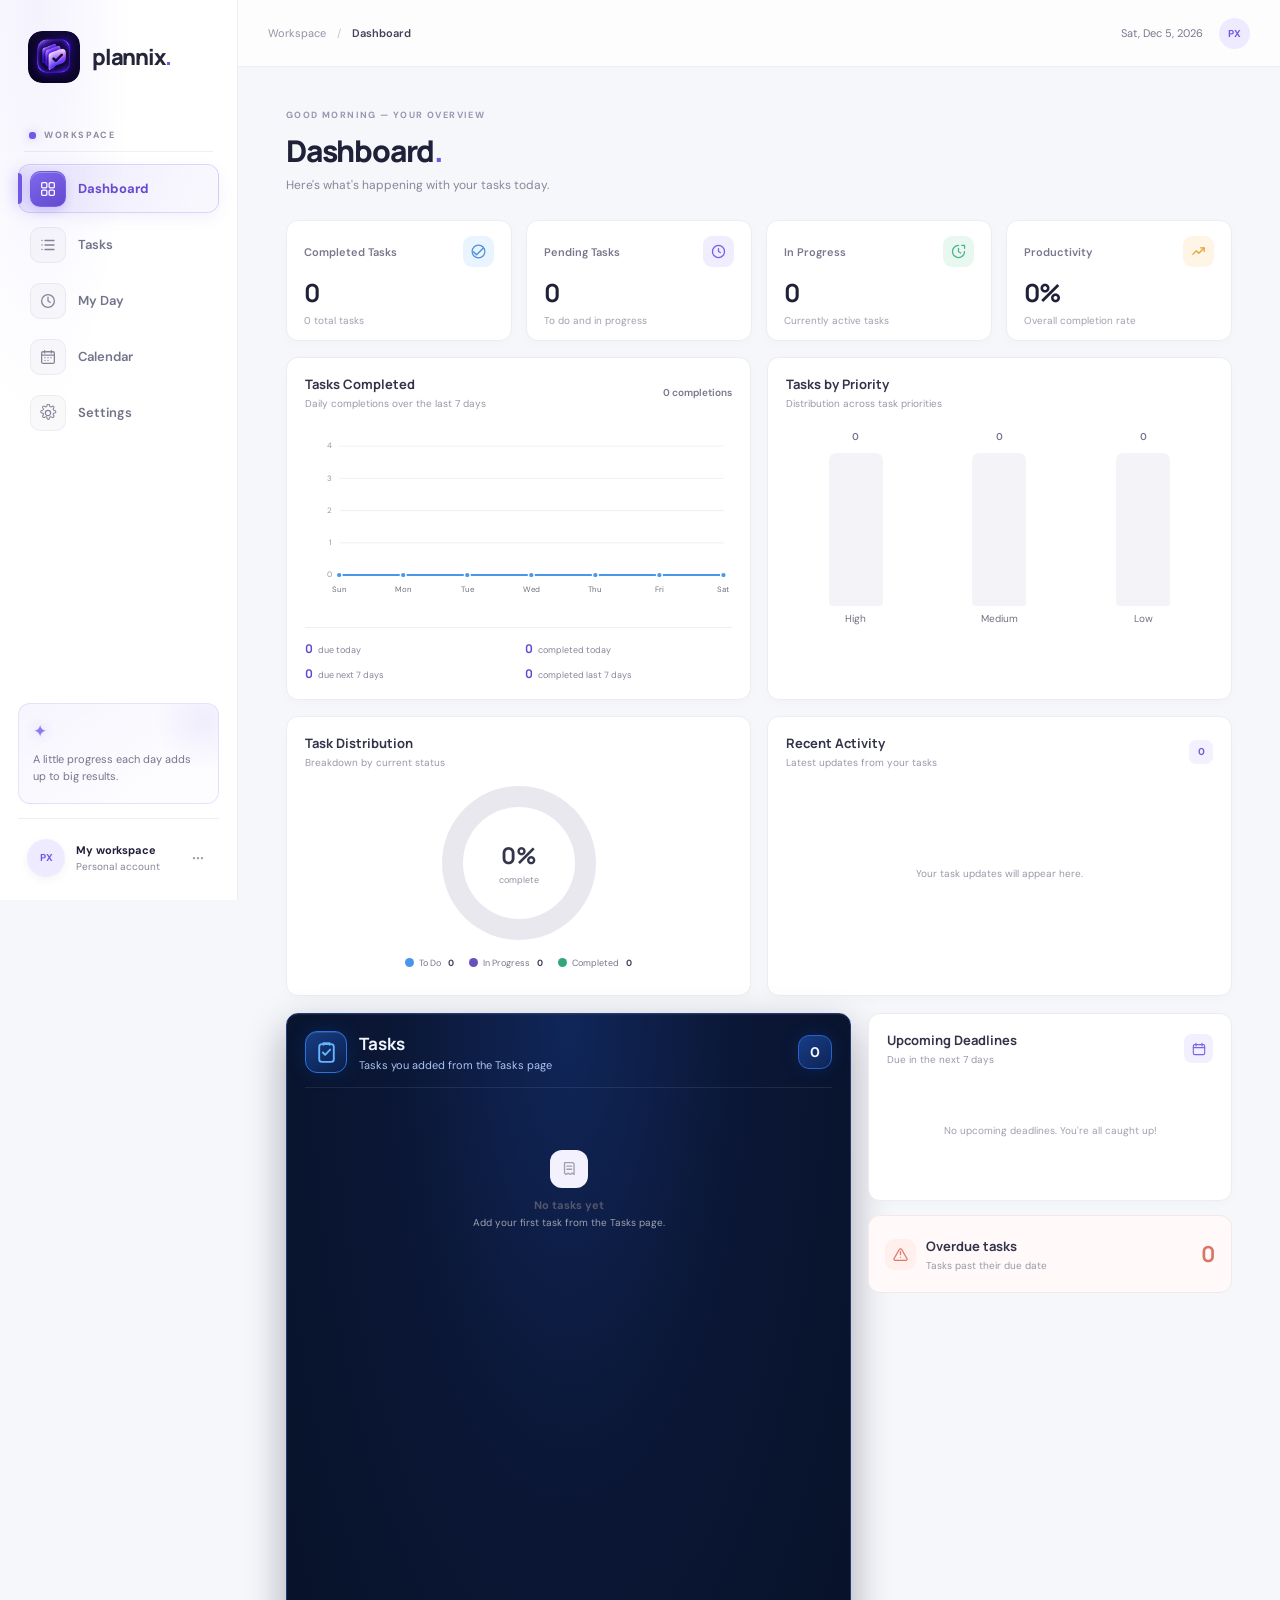
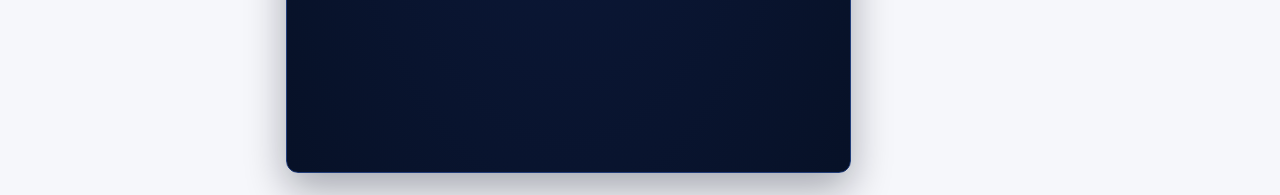
<file: index.html>
<!doctype html>
<html lang="en">
  <head>
    <meta charset="UTF-8" />
    <meta name="viewport" content="width=device-width, initial-scale=1.0" />
    <meta http-equiv="refresh" content="0; url=src/pages/dashboard.html" />
    <title>Plannix</title>
    <link rel="icon" type="image/png" href="src/styles/images/logo.png" />
  </head>
  <body>
    <p>Opening dashboard… <a href="src/pages/dashboard.html">Continue to dashboard</a></p>
  </body>
</html>
</file>
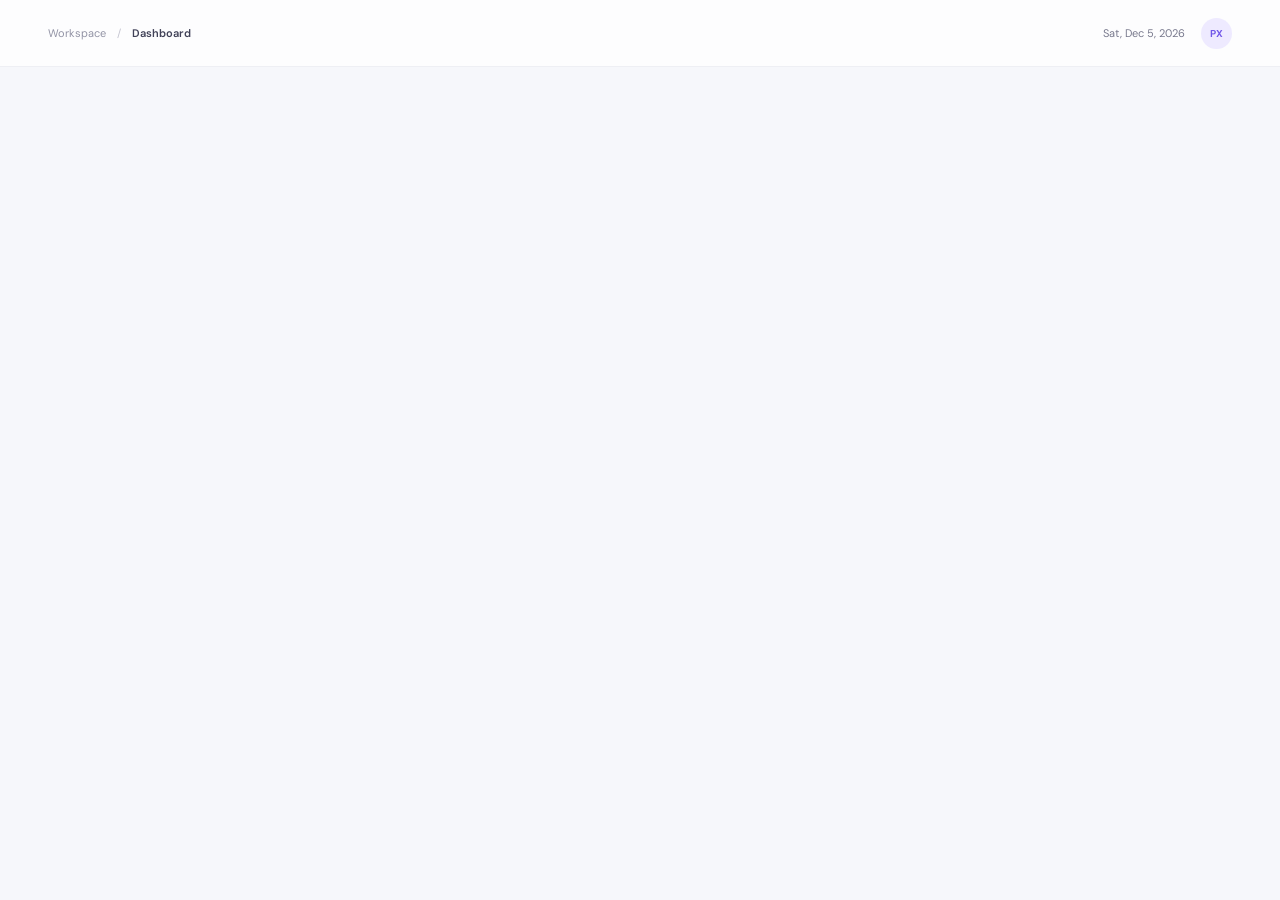
<file: src/components/header.html>
<!doctype html>
<html lang="en">
  <head>
    <meta charset="UTF-8" />
    <meta name="viewport" content="width=device-width, initial-scale=1.0" />
    <title>Plannix header</title>
    <link rel="preconnect" href="https://fonts.googleapis.com" />
    <link rel="preconnect" href="https://fonts.gstatic.com" crossorigin />
    <link href="https://fonts.googleapis.com/css2?family=DM+Sans:wght@400;500;600;700&family=Manrope:wght@400;500;600;700;800&display=swap" rel="stylesheet" />
    <link rel="stylesheet" href="../../styles.css" />
  </head>
  <body class="header-document">
    <header class="topbar">
      <div class="breadcrumb"><span>Workspace</span><span class="breadcrumb-separator">/</span><strong id="page-title">Dashboard</strong></div>
      <div class="topbar-right">
        <span class="today-label" id="today-label"></span>
        <span class="top-avatar" aria-label="My workspace">PX</span>
      </div>
    </header>
    <script>
      document.querySelector("#page-title").textContent =
        new URLSearchParams(window.location.search).get("title") || "Dashboard";
      document.querySelector("#today-label").textContent =
        new Date().toLocaleDateString(undefined, { weekday: "short", month: "short", day: "numeric", year: "numeric" });
    </script>
  </body>
</html>
</file>
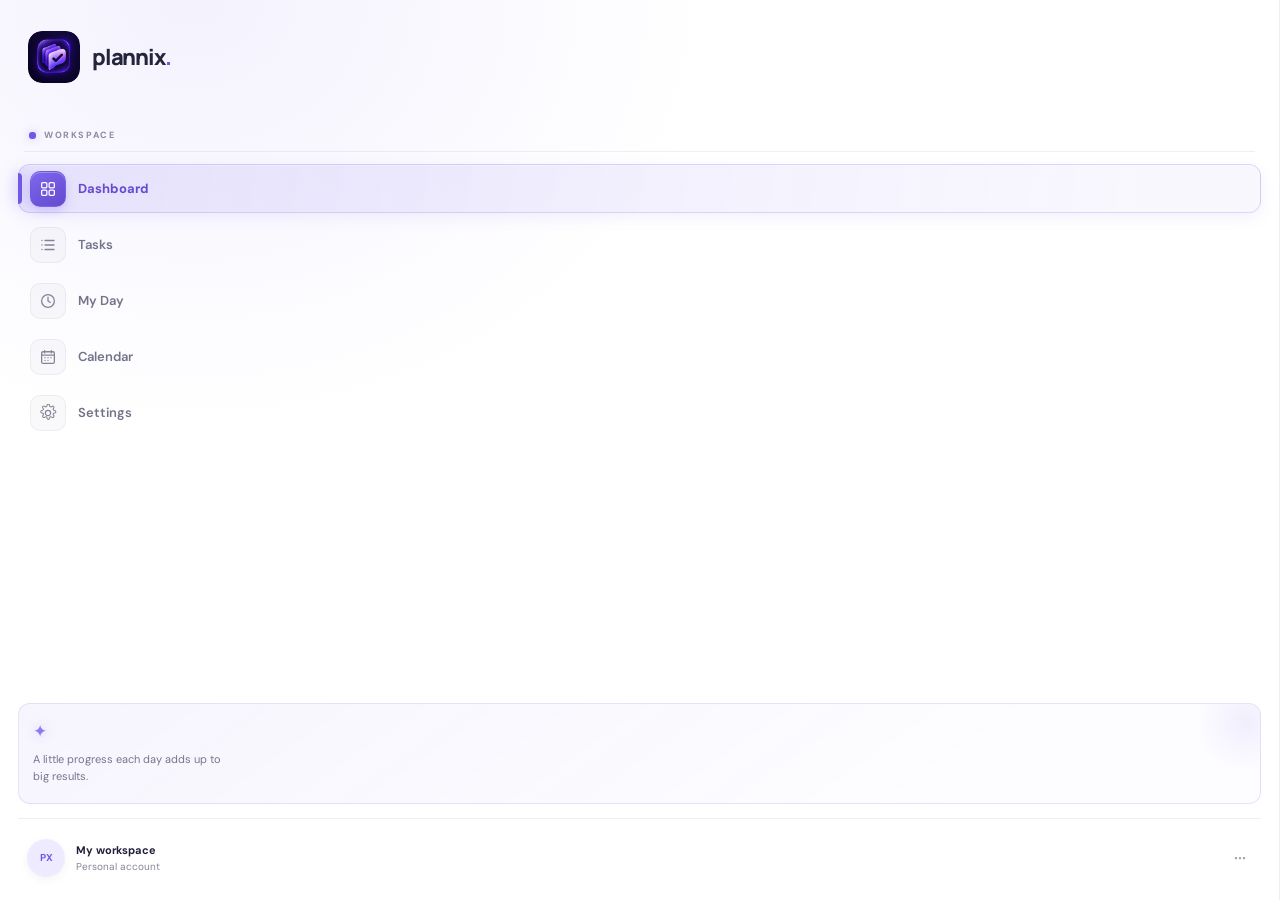
<file: src/components/sidebar.html>
<!doctype html>
<html lang="en">
  <head>
    <meta charset="UTF-8" />
    <meta name="viewport" content="width=device-width, initial-scale=1.0" />
    <title>Plannix navigation</title>
    <link rel="preconnect" href="https://fonts.googleapis.com" />
    <link rel="preconnect" href="https://fonts.gstatic.com" crossorigin />
    <link href="https://fonts.googleapis.com/css2?family=DM+Sans:wght@400;500;600;700&family=Manrope:wght@400;500;600;700;800&display=swap" rel="stylesheet" />
    <link rel="stylesheet" href="../../styles.css?v=sidebar-logo-2" />
    <link rel="stylesheet" href="../styles/sidebar.css?v=sidebar-logo-2" />
  </head>
  <body class="sidebar-document">
    <aside class="sidebar" aria-label="Main navigation">
      <a class="brand" href="../pages/dashboard.html" target="_top" aria-label="Plannix home">
        <span class="brand-mark" aria-hidden="true">
          <img src="../styles/images/logo.png" alt="" />
        </span>
        <span>plannix<span class="brand-period">.</span></span>
      </a>

      <div class="nav-label" id="workspace-nav-label">WORKSPACE</div>
      <nav aria-labelledby="workspace-nav-label">
        <a class="nav-item" data-page="dashboard" href="../pages/dashboard.html#dashboard" target="_top">
          <svg viewBox="0 0 24 24" fill="none" aria-hidden="true"><rect x="3.5" y="3.5" width="7" height="7" rx="1.5" stroke="currentColor" stroke-width="1.7"/><rect x="13.5" y="3.5" width="7" height="7" rx="1.5" stroke="currentColor" stroke-width="1.7"/><rect x="3.5" y="13.5" width="7" height="7" rx="1.5" stroke="currentColor" stroke-width="1.7"/><rect x="13.5" y="13.5" width="7" height="7" rx="1.5" stroke="currentColor" stroke-width="1.7"/></svg>
          <span>Dashboard</span>
        </a>
        <a class="nav-item" data-page="tasks" href="../pages/task.html" target="_top">
          <svg viewBox="0 0 24 24" fill="none" aria-hidden="true"><path d="M8 6h12M8 12h12M8 18h12M4 6h.01M4 12h.01M4 18h.01" stroke="currentColor" stroke-width="1.8" stroke-linecap="round"/></svg>
          <span>Tasks</span>
        </a>
        <a class="nav-item" data-page="myday" href="../pages/myday.html" target="_top">
          <svg viewBox="0 0 24 24" fill="none" aria-hidden="true"><circle cx="12" cy="12" r="8.5" stroke="currentColor" stroke-width="1.7"/><path d="M12 7v5l3 2" stroke="currentColor" stroke-width="1.7" stroke-linecap="round" stroke-linejoin="round"/></svg>
          <span>My Day</span>
        </a>
        <a class="nav-item" data-page="calendar" href="../pages/calendar.html" target="_top">
          <svg viewBox="0 0 24 24" fill="none" aria-hidden="true"><rect x="3.5" y="5" width="17" height="15.5" rx="2" stroke="currentColor" stroke-width="1.7"/><path d="M7.5 3.5v3M16.5 3.5v3M3.5 9.5h17M8 13h.01M12 13h.01M16 13h.01M8 16.5h.01M12 16.5h.01" stroke="currentColor" stroke-width="1.7" stroke-linecap="round"/></svg>
          <span>Calendar</span>
        </a>
        <a class="nav-item" data-page="settings" href="../pages/setting.html" target="_top">
          <svg viewBox="0 0 24 24" fill="none" aria-hidden="true"><path d="M12 8.5a3.5 3.5 0 1 0 0 7 3.5 3.5 0 0 0 0-7Z" stroke="currentColor" stroke-width="1.7"/><path d="m19.4 15 .1.1a1.7 1.7 0 0 1-2.4 2.4l-.1-.1a1.7 1.7 0 0 0-2.9 1.2v.2a1.7 1.7 0 0 1-3.4 0v-.2a1.7 1.7 0 0 0-2.9-1.2l-.1.1a1.7 1.7 0 0 1-2.4-2.4l.1-.1A1.7 1.7 0 0 0 4.2 12H4a1.7 1.7 0 0 1 0-3.4h.2a1.7 1.7 0 0 0 1.2-2.9l-.1-.1a1.7 1.7 0 0 1 2.4-2.4l.1.1a1.7 1.7 0 0 0 2.9-1.2V2a1.7 1.7 0 0 1 3.4 0v.2a1.7 1.7 0 0 0 2.9 1.2l.1-.1a1.7 1.7 0 0 1 2.4 2.4l-.1.1a1.7 1.7 0 0 0 1.2 2.9h.2a1.7 1.7 0 0 1 0 3.4h-.2a1.7 1.7 0 0 0-1.2 2.9Z" stroke="currentColor" stroke-width="1.4" stroke-linecap="round" stroke-linejoin="round"/></svg>
          <span>Settings</span>
        </a>
      </nav>

      <div class="sidebar-bottom">
        <div class="sidebar-note">
          <span class="note-icon" aria-hidden="true">✦</span>
          <p>A little progress each day adds up to big results.</p>
        </div>
        <div class="profile">
          <div class="avatar" aria-hidden="true">PX</div>
          <div class="profile-copy"><strong>My workspace</strong><span>Personal account</span></div>
          <span class="profile-menu" aria-hidden="true">···</span>
        </div>
      </div>
    </aside>
    <script>
      const activePage = new URLSearchParams(window.location.search).get("page") || "dashboard";
      const activeLink = document.querySelector(`[data-page="${activePage}"]`);
      if (activeLink) {
        activeLink.classList.add("active");
        activeLink.setAttribute("aria-current", "page");
        const revealActiveLink = () => {
          if (document.body.classList.contains("compact-sidebar")) {
            const navigation = activeLink.closest("nav");
            navigation.scrollLeft = activeLink.offsetLeft - navigation.offsetLeft;
          }
        };
        new MutationObserver(revealActiveLink).observe(document.body, {
          attributes: true,
          attributeFilter: ["class"],
        });
        window.setTimeout(revealActiveLink, 0);
      }
    </script>
  </body>
</html>
</file>
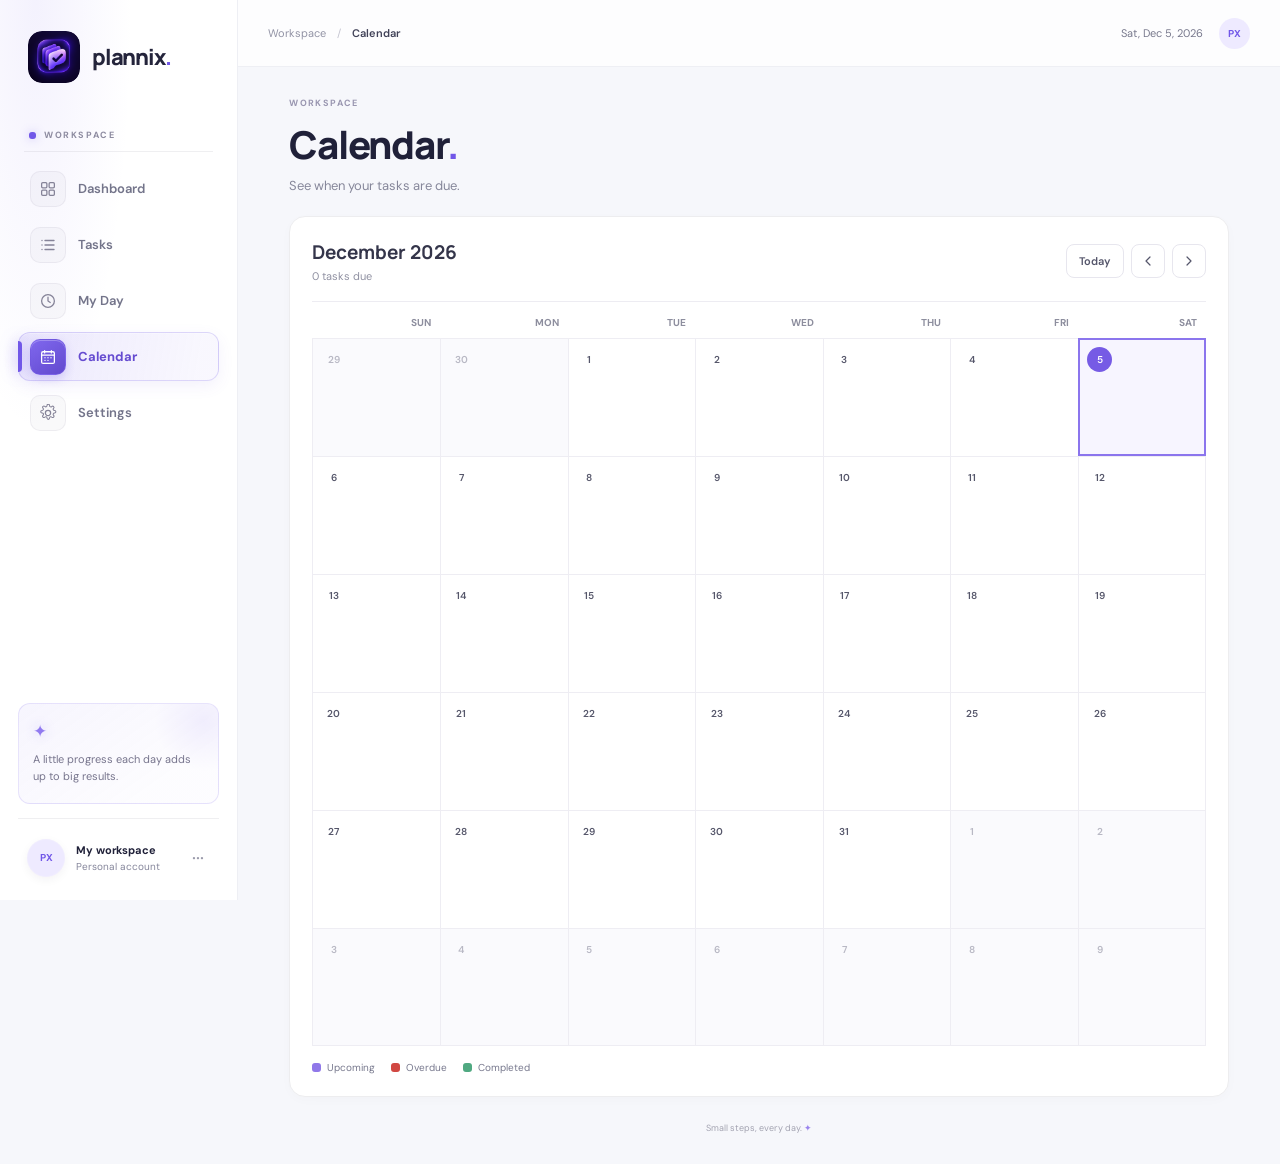
<file: src/pages/calendar.html>
<!doctype html>
<html lang="en">
  <head>
    <meta charset="UTF-8" />
    <meta name="viewport" content="width=device-width, initial-scale=1.0" />
    <meta name="theme-color" content="#f6f7fb" />
    <title>Calendar | Plannix</title>
    <link rel="icon" type="image/png" href="../styles/images/logo.png" />
    <link rel="preconnect" href="https://fonts.googleapis.com" />
    <link rel="preconnect" href="https://fonts.gstatic.com" crossorigin />
    <link href="https://fonts.googleapis.com/css2?family=DM+Sans:wght@400;500;600;700&family=Manrope:wght@400;500;600;700;800&display=swap" rel="stylesheet" />
    <link rel="stylesheet" href="../../styles.css" />
    <link rel="stylesheet" href="../styles/dashboard.css?v=navy-pages-1" />
    <link rel="stylesheet" href="../styles/calendar.css?v=navy-pages-1" />
    <link rel="stylesheet" href="../styles/sidebar.css" />
    <script src="../styles/calendar.js" defer></script>
  </head>
  <body>
    <div class="app-shell">
      <iframe class="sidebar-frame" src="../components/sidebar.html?page=calendar" title="Main navigation"></iframe>
      <main class="main-content">
        <iframe class="header-frame" src="../components/header.html?title=Calendar" title="Calendar header"></iframe>
        <div class="page-content calendar-page-content">
          <section class="welcome-row">
            <div>
              <p class="eyebrow">WORKSPACE</p>
              <h1>Calendar<span class="title-period">.</span></h1>
              <p class="welcome-subtitle">See when your tasks are due.</p>
            </div>
          </section>

          <section class="panel calendar-panel" aria-label="Monthly task calendar">
            <div class="calendar-toolbar">
              <div class="calendar-month-heading">
                <h2 id="calendar-month-title" aria-live="polite"></h2>
                <p id="calendar-month-summary"></p>
              </div>
              <div class="calendar-navigation" aria-label="Calendar navigation">
                <button class="calendar-today-button" id="calendar-today" type="button">Today</button>
                <button class="calendar-nav-button" id="calendar-previous" type="button" aria-label="Previous month">
                  <svg viewBox="0 0 24 24" fill="none" aria-hidden="true"><path d="m15 18-6-6 6-6" stroke="currentColor" stroke-width="1.8" stroke-linecap="round" stroke-linejoin="round"/></svg>
                </button>
                <button class="calendar-nav-button" id="calendar-next" type="button" aria-label="Next month">
                  <svg viewBox="0 0 24 24" fill="none" aria-hidden="true"><path d="m9 18 6-6-6-6" stroke="currentColor" stroke-width="1.8" stroke-linecap="round" stroke-linejoin="round"/></svg>
                </button>
              </div>
            </div>
            <div class="calendar-weekdays" id="calendar-weekdays" aria-hidden="true"></div>
            <div class="calendar-grid" id="calendar-grid" aria-labelledby="calendar-month-title" aria-live="polite"></div>
            <div class="calendar-legend" aria-label="Calendar legend">
              <span><i class="calendar-legend-dot due" aria-hidden="true"></i>Upcoming</span>
              <span><i class="calendar-legend-dot overdue" aria-hidden="true"></i>Overdue</span>
              <span><i class="calendar-legend-dot completed" aria-hidden="true"></i>Completed</span>
            </div>
          </section>
          <footer class="page-footer">Small steps, every day. <span aria-hidden="true">✦</span></footer>
        </div>
      </main>
    </div>

    <dialog class="task-dialog task-details-dialog" id="calendar-task-details" aria-labelledby="calendar-details-title">
      <div class="dialog-heading">
        <div><p class="eyebrow">TASK DETAILS</p><h2 id="calendar-details-title"></h2></div>
        <button class="icon-button" id="calendar-details-close" type="button" aria-label="Close task details">×</button>
      </div>
      <p class="details-description" id="calendar-details-description"></p>
      <dl class="task-metadata">
        <div><dt>Status</dt><dd><span class="task-status-badge" id="calendar-details-status"></span></dd></div>
        <div><dt>Priority</dt><dd><span class="priority-badge" id="calendar-details-priority"></span></dd></div>
        <div><dt>Assignee</dt><dd id="calendar-details-assignee"></dd></div>
        <div><dt>Start date</dt><dd id="calendar-details-start-date"></dd></div>
        <div><dt>Due date</dt><dd id="calendar-details-due-date"></dd></div>
        <div><dt>Created</dt><dd id="calendar-details-created-date"></dd></div>
      </dl>
      <div class="dialog-actions">
        <button class="secondary-button" id="calendar-details-done" type="button">Close</button>
      </div>
    </dialog>
    <div class="toast" id="calendar-toast" role="status" aria-live="polite"></div>
  </body>
</html>
</file>
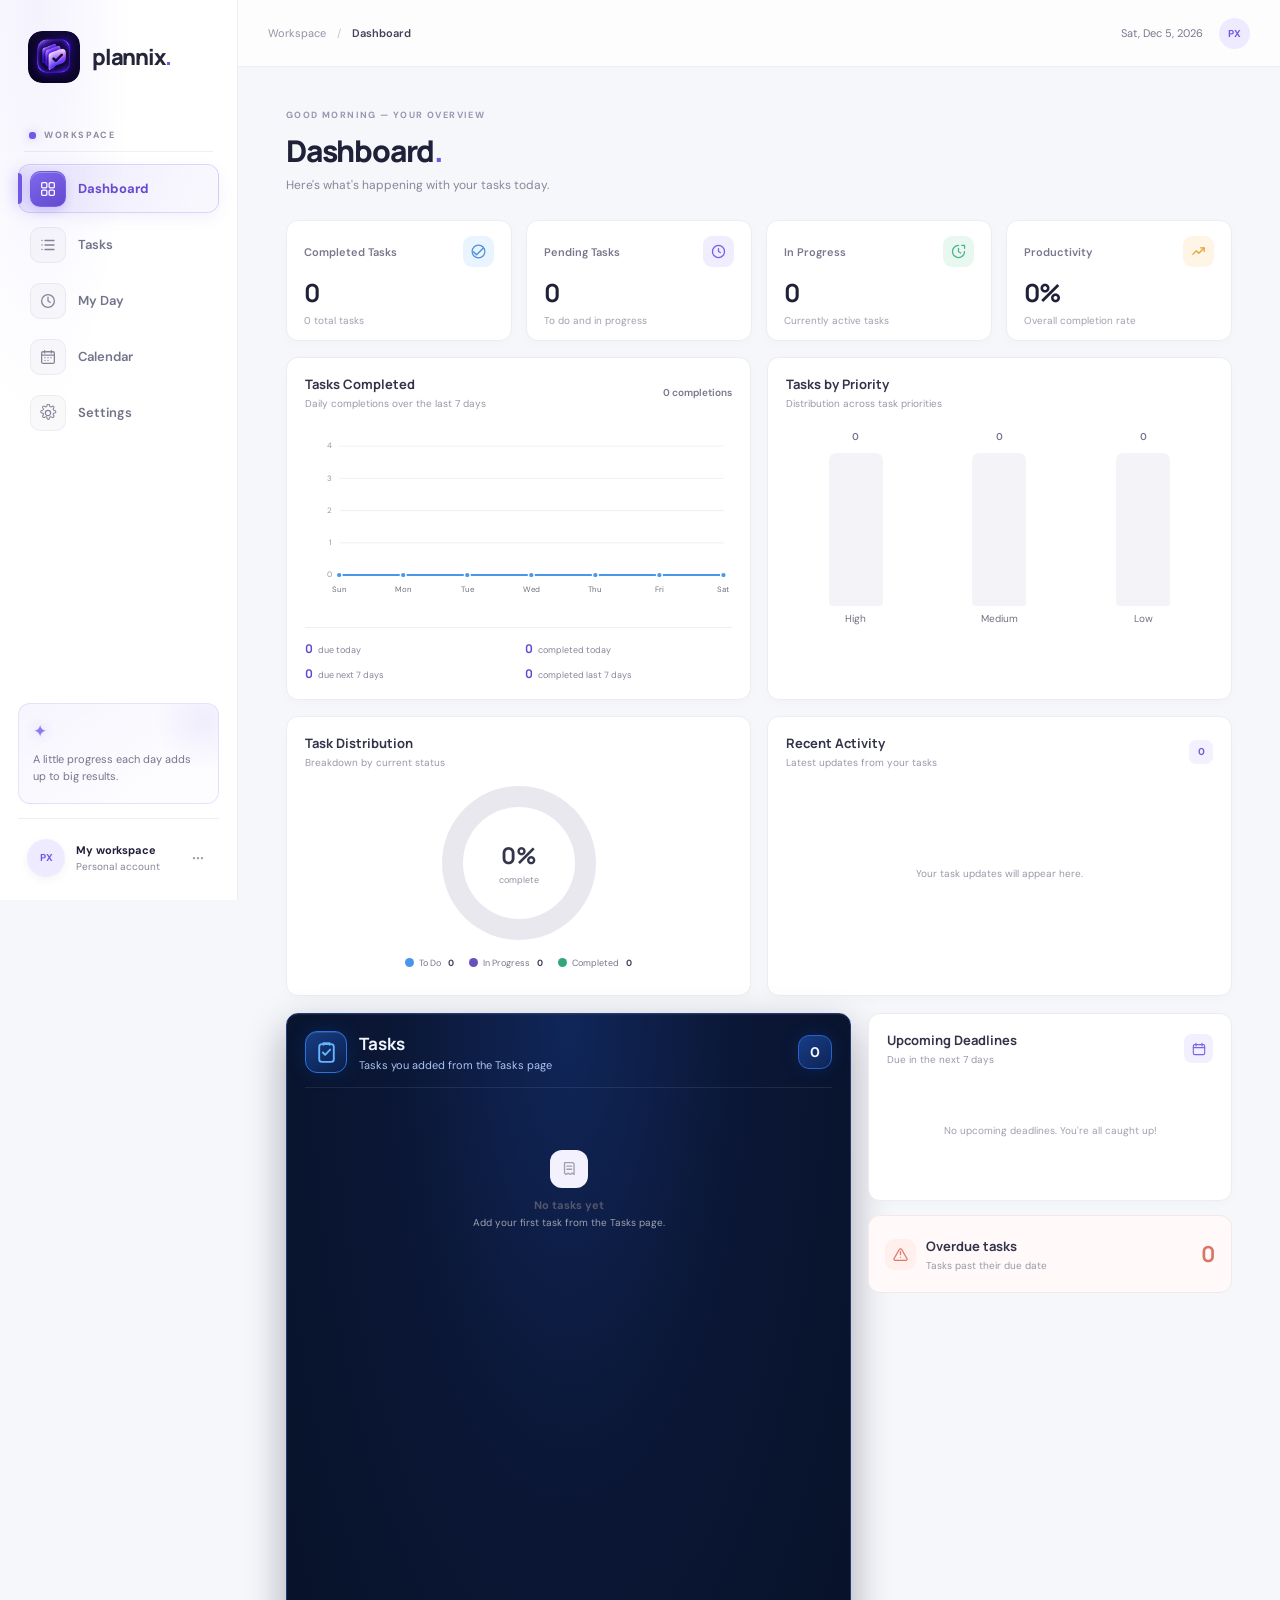
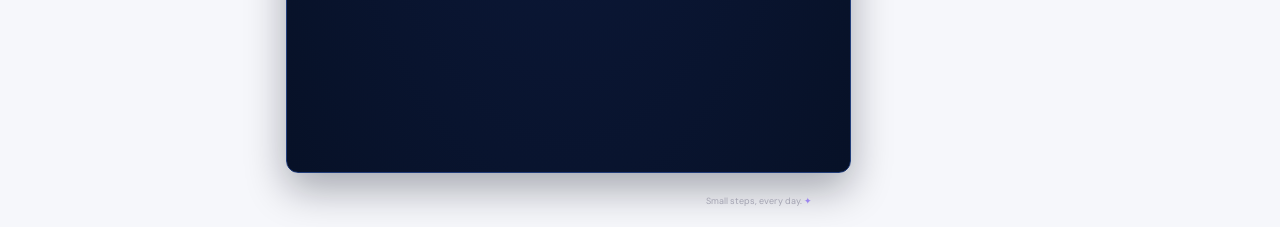
<file: src/pages/dashboard.html>
<!doctype html>
<html lang="en">
  <head>
    <meta charset="UTF-8" />
    <meta name="viewport" content="width=device-width, initial-scale=1.0" />
    <meta name="theme-color" content="#f6f7fb" />
    <title>Dashboard | Plannix</title>
    <link rel="icon" type="image/png" href="../styles/images/logo.png" />
    <link rel="preconnect" href="https://fonts.googleapis.com" />
    <link rel="preconnect" href="https://fonts.gstatic.com" crossorigin />
    <link href="https://fonts.googleapis.com/css2?family=DM+Sans:wght@400;500;600;700&family=Manrope:wght@400;500;600;700;800&display=swap" rel="stylesheet" />
    <link rel="stylesheet" href="../../styles.css" />
    <link rel="stylesheet" href="../styles/dashboard.css?v=navy-pages-1" />
    <link rel="stylesheet" href="../styles/sidebar.css" />
    <script src="../styles/dashboard.js" defer></script>
  </head>
  <body>
    <div class="app-shell">
      <iframe class="sidebar-frame" src="../components/sidebar.html" title="Main navigation"></iframe>

      <main id="dashboard" class="main-content">
        <iframe class="header-frame" src="../components/header.html" title="Dashboard header"></iframe>

        <div class="page-content">
          <section class="welcome-row">
            <div>
              <p class="eyebrow" id="greeting">YOUR OVERVIEW</p>
              <h1>Dashboard<span class="title-period">.</span></h1>
              <p class="welcome-subtitle">Here's what's happening with your tasks today.</p>
            </div>
          </section>

          <section class="stats-grid analytics-stats" aria-label="Productivity overview">
            <article class="stat-card">
              <div class="stat-card-top"><span class="stat-label">Completed Tasks</span><span class="stat-icon icon-blue"><svg viewBox="0 0 24 24" fill="none" aria-hidden="true"><path d="m5 12.5 4.2 4.2L19 7" stroke="currentColor" stroke-width="2" stroke-linecap="round" stroke-linejoin="round"/><circle cx="12" cy="12" r="9" stroke="currentColor" stroke-width="1.7"/></svg></span></div>
              <div class="stat-value" id="completed-count">0</div>
              <div class="stat-foot"><span id="total-count">0 total tasks</span></div>
            </article>
            <article class="stat-card">
              <div class="stat-card-top"><span class="stat-label">Pending Tasks</span><span class="stat-icon icon-violet"><svg viewBox="0 0 24 24" fill="none" aria-hidden="true"><circle cx="12" cy="12" r="8.5" stroke="currentColor" stroke-width="1.8"/><path d="M12 8v4l2.5 1.5" stroke="currentColor" stroke-width="1.8" stroke-linecap="round" stroke-linejoin="round"/></svg></span></div>
              <div class="stat-value" id="pending-count">0</div>
              <div class="stat-foot">To do and in progress</div>
            </article>
            <article class="stat-card">
              <div class="stat-card-top"><span class="stat-label">In Progress</span><span class="stat-icon icon-green"><svg viewBox="0 0 24 24" fill="none" aria-hidden="true"><path d="M12 3.5a8.5 8.5 0 1 0 8.5 8.5" stroke="currentColor" stroke-width="1.8" stroke-linecap="round"/><path d="M12 7.5v4.8l3.2 1.8" stroke="currentColor" stroke-width="1.8" stroke-linecap="round" stroke-linejoin="round"/><path d="M16.5 3.5h4v4" stroke="currentColor" stroke-width="1.8" stroke-linecap="round" stroke-linejoin="round"/></svg></span></div>
              <div class="stat-value" id="in-progress-count">0</div>
              <div class="stat-foot">Currently active tasks</div>
            </article>
            <article class="stat-card">
              <div class="stat-card-top"><span class="stat-label">Productivity</span><span class="stat-icon icon-amber"><svg viewBox="0 0 24 24" fill="none" aria-hidden="true"><path d="m4 16 5-5 3.5 3.5L20 7" stroke="currentColor" stroke-width="1.8" stroke-linecap="round" stroke-linejoin="round"/><path d="M15 7h5v5" stroke="currentColor" stroke-width="1.8" stroke-linecap="round" stroke-linejoin="round"/></svg></span></div>
              <div class="stat-value" id="completion-rate">0%</div>
              <div class="stat-foot">Overall completion rate</div>
            </article>
          </section>

          <section class="analytics-grid" aria-label="Productivity analytics">
            <article class="panel analytics-panel completion-chart-panel">
              <div class="panel-heading">
                <div><h2>Tasks Completed</h2><p>Daily completions over the last 7 days</p></div>
                <span class="chart-total" id="chart-weekly-total">0 completed</span>
              </div>
              <svg class="completion-line-chart" id="completion-chart" viewBox="0 0 600 250" role="img" aria-label="Daily completed task chart for the last 7 days"></svg>
              <div class="chart-summary" aria-label="Daily and weekly task summary">
                <span><strong id="daily-due-count">0</strong> due today</span>
                <span><strong id="daily-completed-count">0</strong> completed today</span>
                <span><strong id="weekly-due-count">0</strong> due next 7 days</span>
                <span><strong id="weekly-completed-count">0</strong> completed last 7 days</span>
              </div>
            </article>
            <article class="panel analytics-panel">
              <div class="panel-heading">
                <div><h2>Tasks by Priority</h2><p>Distribution across task priorities</p></div>
              </div>
              <div class="priority-chart" id="priority-chart" role="img" aria-label="Task distribution by priority"></div>
            </article>
            <article class="panel analytics-panel distribution-panel">
              <div class="panel-heading">
                <div><h2>Task Distribution</h2><p>Breakdown by current status</p></div>
              </div>
              <div class="distribution-content">
                <div class="status-donut" id="status-donut" role="img" aria-label="Task distribution by status">
                  <div class="donut-center"><strong id="donut-completion-rate">0%</strong><span>complete</span></div>
                </div>
                <div class="donut-legend" aria-label="Task status totals">
                  <span><i class="legend-dot todo-dot" aria-hidden="true"></i>To Do <strong id="donut-todo-count">0</strong></span>
                  <span><i class="legend-dot progress-dot" aria-hidden="true"></i>In Progress <strong id="donut-progress-count">0</strong></span>
                  <span><i class="legend-dot completed-dot" aria-hidden="true"></i>Completed <strong id="donut-completed-count">0</strong></span>
                </div>
              </div>
            </article>
            <article class="panel analytics-panel activity-panel">
              <div class="panel-heading">
                <div><h2>Recent Activity</h2><p>Latest updates from your tasks</p></div>
                <span class="panel-count" id="activity-count">0</span>
              </div>
              <div class="activity-list" id="recent-activity" aria-live="polite"></div>
            </article>
          </section>

          <section class="content-grid">
            <article class="panel recent-panel">
              <div class="panel-heading">
                <div class="recent-panel-title">
                  <span class="recent-panel-icon" aria-hidden="true"><svg viewBox="0 0 24 24" fill="none"><rect x="5" y="4" width="14" height="17" rx="2.5" stroke="currentColor" stroke-width="1.8"/><path d="M9 4.5V3h6v1.5M8.5 12l2.2 2.2 4.8-5" stroke="currentColor" stroke-width="1.8" stroke-linecap="round" stroke-linejoin="round"/></svg></span>
                  <span><h2>Tasks</h2><p>Tasks you added from the Tasks page</p></span>
                </div>
                <span class="panel-count" id="recent-count">0</span>
              </div>
              <div class="task-list" id="recent-tasks" aria-live="polite"></div>
              <nav class="task-pagination" id="recent-task-pagination" aria-label="Task list pages" hidden>
                <button class="secondary-button" id="recent-task-previous" type="button" disabled>Previous</button>
                <span id="recent-task-page" aria-live="polite"></span>
                <button class="secondary-button" id="recent-task-next" type="button">Next</button>
              </nav>
            </article>
            <div class="right-column">
              <article class="panel deadlines-panel">
                <div class="panel-heading">
                  <div><h2>Upcoming Deadlines</h2><p>Due in the next 7 days</p></div>
                  <span class="calendar-icon" aria-hidden="true"><svg viewBox="0 0 24 24" fill="none"><rect x="3.5" y="5.5" width="17" height="15" rx="2" stroke="currentColor" stroke-width="1.7"/><path d="M7.5 3.5v4M16.5 3.5v4M3.5 10h17" stroke="currentColor" stroke-width="1.7" stroke-linecap="round"/></svg></span>
                </div>
                <div class="deadline-list" id="upcoming-tasks" aria-live="polite"></div>
              </article>
              <article class="overdue-card">
                <div class="overdue-copy"><span class="overdue-icon" aria-hidden="true"><svg viewBox="0 0 24 24" fill="none"><path d="M12 8v4m0 4h.01M10.3 4.9 2.8 18a1.5 1.5 0 0 0 1.3 2.2h15.8a1.5 1.5 0 0 0 1.3-2.2L13.7 4.9a1.95 1.95 0 0 0-3.4 0Z" stroke="currentColor" stroke-width="1.8" stroke-linecap="round" stroke-linejoin="round"/></svg></span><div><h2>Overdue tasks</h2><p>Tasks past their due date</p></div></div>
                <div class="overdue-number" id="overdue-count">0</div>
              </article>
            </div>
          </section>
          <footer class="page-footer">Small steps, every day. <span aria-hidden="true">✦</span></footer>
        </div>
      </main>
    </div>

    <dialog class="task-dialog" id="task-dialog" aria-labelledby="dialog-title">
      <form id="task-form">
        <div class="dialog-heading"><div><p class="eyebrow">TASK MANAGEMENT</p><h2 id="dialog-title">Create a task</h2></div><button class="icon-button" id="close-task-dialog" type="button" aria-label="Close dialog">×</button></div>
        <label for="task-title">Task name</label>
        <input id="task-title" name="title" type="text" maxlength="120" placeholder="What needs to get done?" required />
        <label for="task-description">Description <span class="optional-label">Optional</span></label>
        <textarea id="task-description" name="description" rows="4" maxlength="2000" placeholder="Add details about this task"></textarea>
        <label for="task-category">Category</label>
        <select id="task-category" name="category">
          <option value="">Uncategorized</option>
          <option value="Work">Work</option>
          <option value="Personal">Personal</option>
          <option value="Study">Study</option>
          <option value="Projects">Projects</option>
        </select>
        <label for="task-tags">Tags <span class="optional-label">Optional</span></label>
        <input id="task-tags" name="tags" type="text" maxlength="620" placeholder="e.g. urgent, research, Q4" />
        <p class="task-field-hint">Separate tags with commas. Up to 20 tags, 30 characters each.</p>
        <label for="task-status">Status</label>
        <select id="task-status" name="status">
          <option value="todo">To Do — not started</option>
          <option value="in-progress">In Progress — currently working</option>
          <option value="completed">Completed — finished</option>
        </select>
        <label for="task-priority">Priority</label>
        <select id="task-priority" name="priority">
          <option value="high">High — important</option>
          <option value="medium" selected>Medium — normal urgency</option>
          <option value="low">Low — less urgent</option>
        </select>
        <label for="task-due-date">Due date <span class="optional-label">Optional</span></label>
        <input id="task-due-date" name="dueDate" type="date" />
        <div class="dialog-actions"><button class="secondary-button" id="cancel-task" type="button">Cancel</button><button class="primary-button" id="save-task-button" type="submit">Add task</button></div>
      </form>
    </dialog>
    <dialog class="task-dialog confirm-delete-dialog" id="delete-confirm-dialog" aria-labelledby="delete-confirm-title" aria-describedby="delete-confirm-description">
      <div class="confirm-delete-icon" aria-hidden="true">
        <svg viewBox="0 0 24 24" fill="none"><path d="M12 8v4m0 4h.01M10.3 4.9 2.8 18a1.5 1.5 0 0 0 1.3 2.2h15.8a1.5 1.5 0 0 0 1.3-2.2L13.7 4.9a1.95 1.95 0 0 0-3.4 0Z" stroke="currentColor" stroke-width="1.8" stroke-linecap="round" stroke-linejoin="round"/></svg>
      </div>
      <h2 id="delete-confirm-title">Delete this task?</h2>
      <p id="delete-confirm-description">This action can't be undone.</p>
      <strong class="confirm-delete-task-name" id="delete-confirm-task-name"></strong>
      <form method="dialog" class="dialog-actions confirm-delete-actions">
        <button class="secondary-button" type="submit" value="cancel">Cancel</button>
        <button class="primary-button danger-button" type="submit" value="delete">Delete task</button>
      </form>
    </dialog>
    <dialog class="task-dialog task-details-dialog" id="task-details-dialog" aria-labelledby="details-title">
      <div class="dialog-heading">
        <div><p class="eyebrow">TASK DETAILS</p><h2 id="details-title"></h2></div>
        <button class="icon-button" id="close-details-dialog" type="button" aria-label="Close task details">×</button>
      </div>
      <p class="details-description" id="details-description"></p>
      <p class="details-status-description" id="details-status-description"></p>
      <dl class="task-metadata">
        <div><dt>Status</dt><dd><span class="task-status-badge" id="details-status"></span></dd></div>
        <div><dt>Priority</dt><dd><span class="priority-badge" id="details-priority"></span></dd></div>
        <div><dt>Category</dt><dd id="details-category"></dd></div>
        <div class="task-details-tags"><dt>Tags</dt><dd id="details-tags"></dd></div>
        <div><dt>Due date</dt><dd id="details-due-date"></dd></div>
        <div><dt>Created</dt><dd id="details-created-date"></dd></div>
        <div><dt>Last updated</dt><dd id="details-updated-date"></dd></div>
      </dl>
      <div class="dialog-actions">
        <button class="secondary-button" id="delete-detail-task" type="button">Delete</button>
        <button class="primary-button" id="edit-detail-task" type="button">Edit task</button>
      </div>
    </dialog>
    <div class="toast" id="toast" role="status" aria-live="polite"></div>
  </body>
</html>
</file>
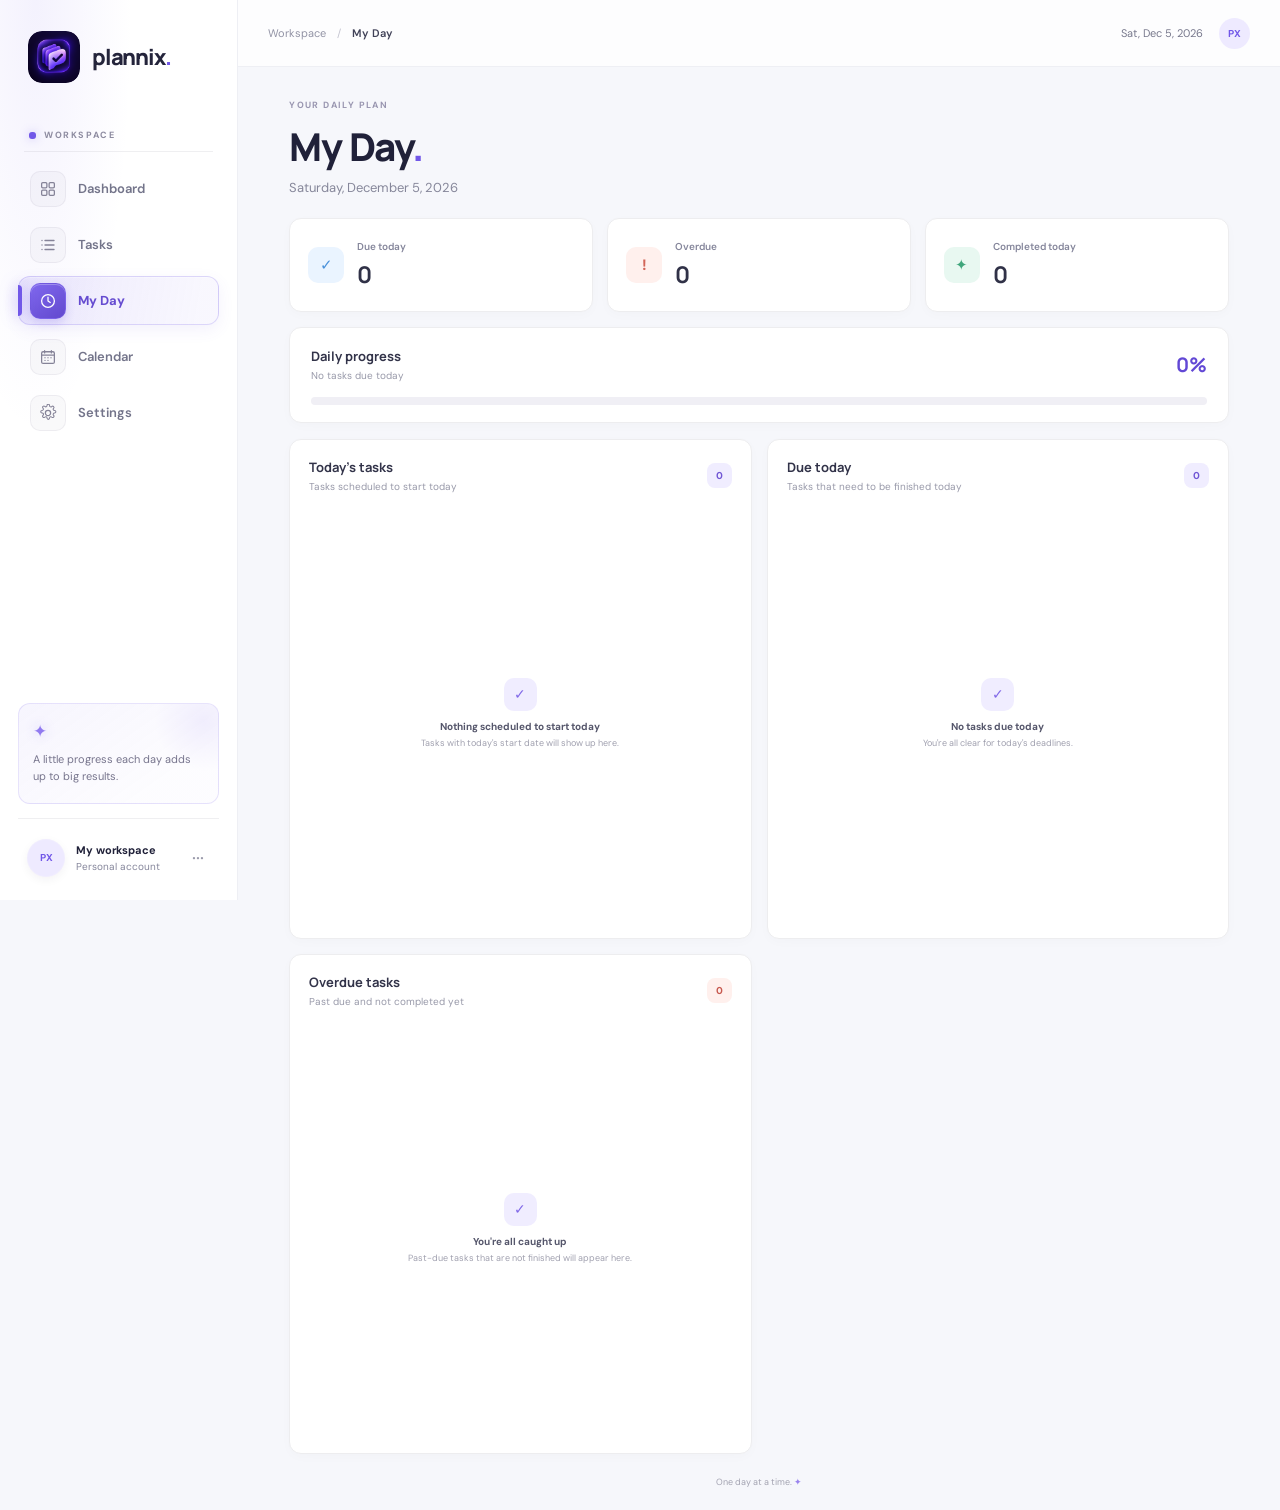
<file: src/pages/myday.html>
<!doctype html>
<html lang="en">
  <head>
    <meta charset="UTF-8" />
    <meta name="viewport" content="width=device-width, initial-scale=1.0" />
    <meta name="theme-color" content="#f6f7fb" />
    <title>My Day | Plannix</title>
    <link rel="icon" type="image/png" href="../styles/images/logo.png" />
    <link rel="preconnect" href="https://fonts.googleapis.com" />
    <link rel="preconnect" href="https://fonts.gstatic.com" crossorigin />
    <link href="https://fonts.googleapis.com/css2?family=DM+Sans:wght@400;500;600;700&family=Manrope:wght@400;500;600;700;800&display=swap" rel="stylesheet" />
    <link rel="stylesheet" href="../../styles.css" />
    <link rel="stylesheet" href="../styles/dashboard.css" />
    <link rel="stylesheet" href="../styles/myday.css?v=navy-myday-1" />
    <link rel="stylesheet" href="../styles/sidebar.css" />
    <script src="../styles/myday.js" defer></script>
  </head>
  <body>
    <div class="app-shell">
      <iframe class="sidebar-frame" src="../components/sidebar.html?page=myday" title="Main navigation"></iframe>
      <main class="main-content">
        <iframe class="header-frame" src="../components/header.html?title=My%20Day" title="My Day header"></iframe>
        <div class="page-content myday-page-content">
          <section class="welcome-row">
            <div>
              <p class="eyebrow">YOUR DAILY PLAN</p>
              <h1>My Day<span class="title-period">.</span></h1>
              <p class="welcome-subtitle" id="myday-date"></p>
            </div>
          </section>

          <section class="myday-stats" aria-label="Today's task overview">
            <article class="myday-stat-card">
              <span class="myday-stat-icon due-icon" aria-hidden="true">✓</span>
              <div><span class="myday-stat-label">Due today</span><strong id="due-today-count">0</strong></div>
            </article>
            <article class="myday-stat-card">
              <span class="myday-stat-icon overdue-icon" aria-hidden="true">!</span>
              <div><span class="myday-stat-label">Overdue</span><strong id="overdue-count">0</strong></div>
            </article>
            <article class="myday-stat-card">
              <span class="myday-stat-icon done-icon" aria-hidden="true">✦</span>
              <div><span class="myday-stat-label">Completed today</span><strong id="completed-today-count">0</strong></div>
            </article>
          </section>

          <section class="panel daily-progress-panel" aria-labelledby="daily-progress-title">
            <div class="daily-progress-heading">
              <div><h2 id="daily-progress-title">Daily progress</h2><p id="daily-progress-caption">No tasks due today</p></div>
              <strong id="daily-progress-rate">0%</strong>
            </div>
            <div class="daily-progress-track" id="daily-progress-track" role="progressbar" aria-label="Today's task completion" aria-valuemin="0" aria-valuemax="100" aria-valuenow="0">
              <div class="daily-progress-fill" id="daily-progress-fill"></div>
            </div>
          </section>

          <section class="myday-task-grid" aria-label="Tasks for today">
            <article class="panel myday-task-panel">
              <div class="myday-panel-heading">
                <div><h2>Today's tasks</h2><p>Tasks scheduled to start today</p></div>
                <span class="myday-count-badge" id="started-today-badge">0</span>
              </div>
              <div class="myday-task-list" id="started-today-list" aria-live="polite"></div>
              <nav class="myday-pagination" id="started-today-pagination" aria-label="Today's tasks pages" hidden>
                <button class="secondary-button" id="started-today-previous" type="button" disabled>Previous</button>
                <span id="started-today-page" aria-live="polite"></span>
                <button class="secondary-button" id="started-today-next" type="button">Next</button>
              </nav>
            </article>
            <article class="panel myday-task-panel">
              <div class="myday-panel-heading">
                <div><h2>Due today</h2><p>Tasks that need to be finished today</p></div>
                <span class="myday-count-badge" id="due-today-badge">0</span>
              </div>
              <div class="myday-task-list" id="due-today-list" aria-live="polite"></div>
              <nav class="myday-pagination" id="due-today-pagination" aria-label="Due today task pages" hidden>
                <button class="secondary-button" id="due-today-previous" type="button" disabled>Previous</button>
                <span id="due-today-page" aria-live="polite"></span>
                <button class="secondary-button" id="due-today-next" type="button">Next</button>
              </nav>
            </article>
            <article class="panel myday-task-panel overdue-task-panel">
              <div class="myday-panel-heading">
                <div><h2>Overdue tasks</h2><p>Past due and not completed yet</p></div>
                <span class="myday-count-badge overdue-badge" id="overdue-badge">0</span>
              </div>
              <div class="myday-task-list" id="overdue-list" aria-live="polite"></div>
              <nav class="myday-pagination" id="overdue-pagination" aria-label="Overdue task pages" hidden>
                <button class="secondary-button" id="overdue-previous" type="button" disabled>Previous</button>
                <span id="overdue-page" aria-live="polite"></span>
                <button class="secondary-button" id="overdue-next" type="button">Next</button>
              </nav>
            </article>
          </section>
          <footer class="page-footer">One day at a time. <span aria-hidden="true">✦</span></footer>
        </div>
      </main>
    </div>
    <div class="toast" id="myday-toast" role="status" aria-live="polite"></div>
  </body>
</html>
</file>
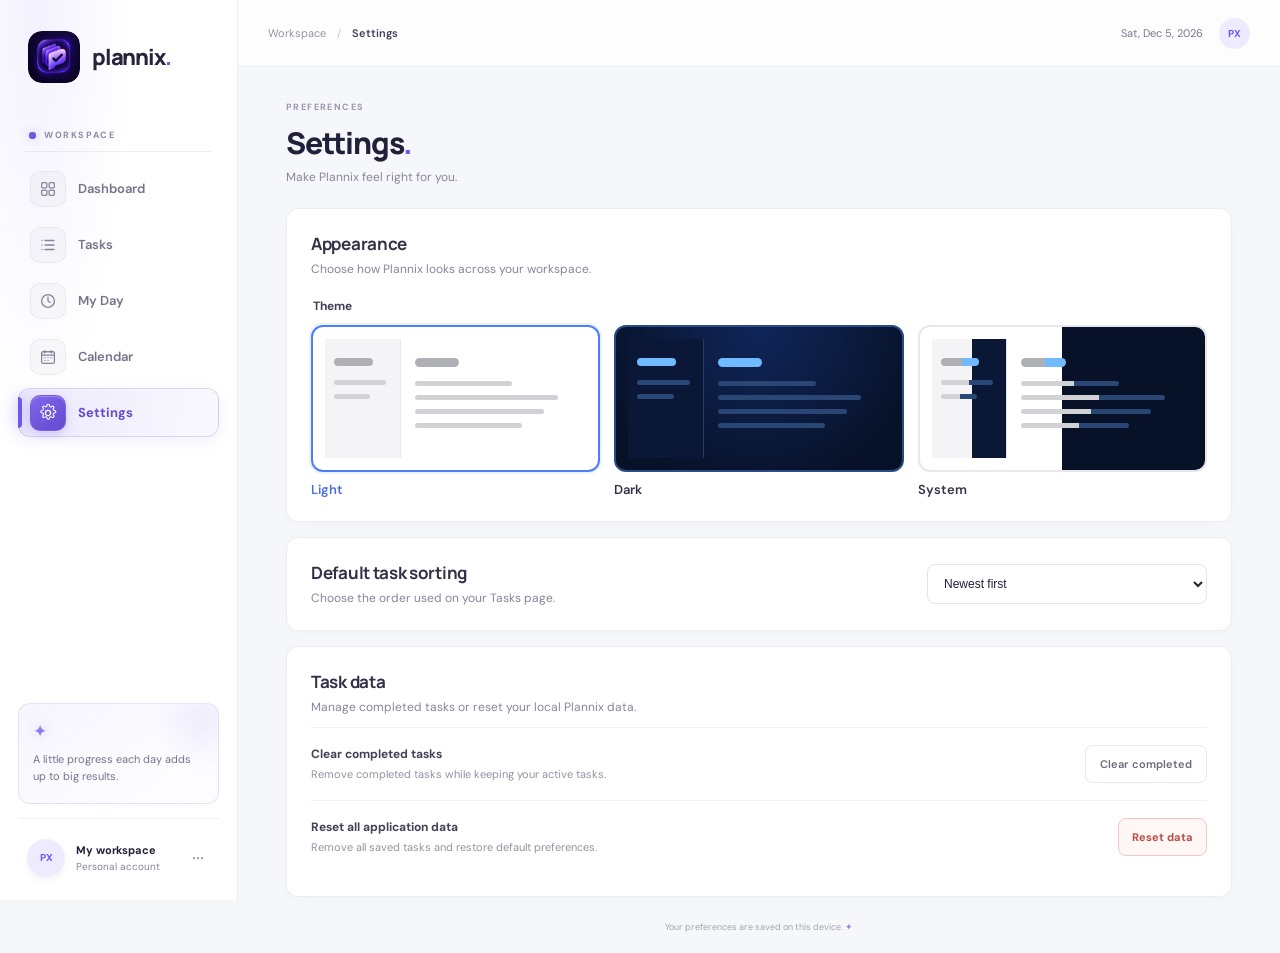
<file: src/pages/setting.html>
<!doctype html>
<html lang="en">
  <head>
    <meta charset="UTF-8" />
    <meta name="viewport" content="width=device-width, initial-scale=1.0" />
    <meta name="theme-color" content="#f6f7fb" />
    <title>Settings | Plannix</title>
    <link rel="icon" type="image/png" href="../styles/images/logo.png" />
    <link rel="preconnect" href="https://fonts.googleapis.com" />
    <link rel="preconnect" href="https://fonts.gstatic.com" crossorigin />
    <link href="https://fonts.googleapis.com/css2?family=DM+Sans:wght@400;500;600;700&family=Manrope:wght@400;500;600;700;800&display=swap" rel="stylesheet" />
    <link rel="stylesheet" href="../../styles.css" />
    <link rel="stylesheet" href="../styles/dashboard.css" />
    <link rel="stylesheet" href="../styles/settings.css?v=navy-settings-1" />
    <link rel="stylesheet" href="../styles/sidebar.css" />
    <script src="../styles/settings.js" defer></script>
  </head>
  <body>
    <div class="app-shell">
      <iframe class="sidebar-frame" src="../components/sidebar.html?page=settings" title="Main navigation"></iframe>
      <main class="main-content">
        <iframe class="header-frame" src="../components/header.html?title=Settings" title="Settings header"></iframe>
        <div class="page-content settings-page-content">
          <section class="settings-intro">
            <p class="eyebrow">PREFERENCES</p>
            <h1>Settings<span class="title-period">.</span></h1>
            <p class="welcome-subtitle">Make Plannix feel right for you.</p>
          </section>

          <section class="settings-section panel" aria-labelledby="appearance-title">
            <div class="settings-section-heading">
              <div>
                <h2 id="appearance-title">Appearance</h2>
                <p>Choose how Plannix looks across your workspace.</p>
              </div>
            </div>
            <fieldset class="theme-fieldset">
              <legend>Theme</legend>
              <div class="theme-options">
                <label class="theme-option" data-theme-option="light">
                  <input type="radio" name="theme" value="light" />
                  <span class="theme-preview theme-preview-light" aria-hidden="true">
                    <span class="preview-sidebar"><i></i><i></i><i></i></span>
                    <span class="preview-main"><i></i><i></i><i></i><i></i><i></i></span>
                  </span>
                  <span class="theme-option-label">Light</span>
                </label>
                <label class="theme-option" data-theme-option="dark">
                  <input type="radio" name="theme" value="dark" />
                  <span class="theme-preview theme-preview-dark" aria-hidden="true">
                    <span class="preview-sidebar"><i></i><i></i><i></i></span>
                    <span class="preview-main"><i></i><i></i><i></i><i></i><i></i></span>
                  </span>
                  <span class="theme-option-label">Dark</span>
                </label>
                <label class="theme-option" data-theme-option="system">
                  <input type="radio" name="theme" value="system" />
                  <span class="theme-preview theme-preview-system" aria-hidden="true">
                    <span class="preview-sidebar"><i></i><i></i><i></i></span>
                    <span class="preview-main"><i></i><i></i><i></i><i></i><i></i></span>
                  </span>
                  <span class="theme-option-label">System</span>
                </label>
              </div>
            </fieldset>
          </section>

          <section class="settings-section panel settings-row" aria-labelledby="sorting-title">
            <div>
              <h2 id="sorting-title">Default task sorting</h2>
              <p>Choose the order used on your Tasks page.</p>
            </div>
            <label class="visually-hidden" for="default-sorting">Default task sorting</label>
            <select id="default-sorting" class="settings-select">
              <option value="newest">Newest first</option>
              <option value="due-date">Due date (soonest first)</option>
              <option value="priority">Priority (high to low)</option>
              <option value="title">Task name (A to Z)</option>
            </select>
          </section>

          <section class="settings-section panel data-settings" aria-labelledby="data-title">
            <div>
              <h2 id="data-title">Task data</h2>
              <p>Manage completed tasks or reset your local Plannix data.</p>
            </div>
            <div class="settings-actions">
              <div class="settings-action-copy">
                <strong>Clear completed tasks</strong>
                <span>Remove completed tasks while keeping your active tasks.</span>
              </div>
              <button class="secondary-button" id="clear-completed" type="button">Clear completed</button>
            </div>
            <div class="settings-actions reset-action">
              <div class="settings-action-copy">
                <strong>Reset all application data</strong>
                <span>Remove all saved tasks and restore default preferences.</span>
              </div>
              <button class="danger-button" id="reset-data" type="button">Reset data</button>
            </div>
          </section>
          <footer class="page-footer">Your preferences are saved on this device. <span aria-hidden="true">✦</span></footer>
        </div>
      </main>
    </div>

    <dialog class="settings-confirm-dialog" id="settings-confirm-dialog" aria-labelledby="settings-confirm-title" aria-describedby="settings-confirm-description">
      <div class="settings-confirm-icon" aria-hidden="true">!</div>
      <h2 id="settings-confirm-title">Confirm action</h2>
      <p id="settings-confirm-description"></p>
      <div class="settings-confirm-actions">
        <button class="secondary-button" id="cancel-settings-action" type="button">Cancel</button>
        <button class="danger-button" id="confirm-settings-action" type="button">Confirm</button>
      </div>
    </dialog>
    <div class="toast" id="settings-toast" role="status" aria-live="polite"></div>
  </body>
</html>
</file>
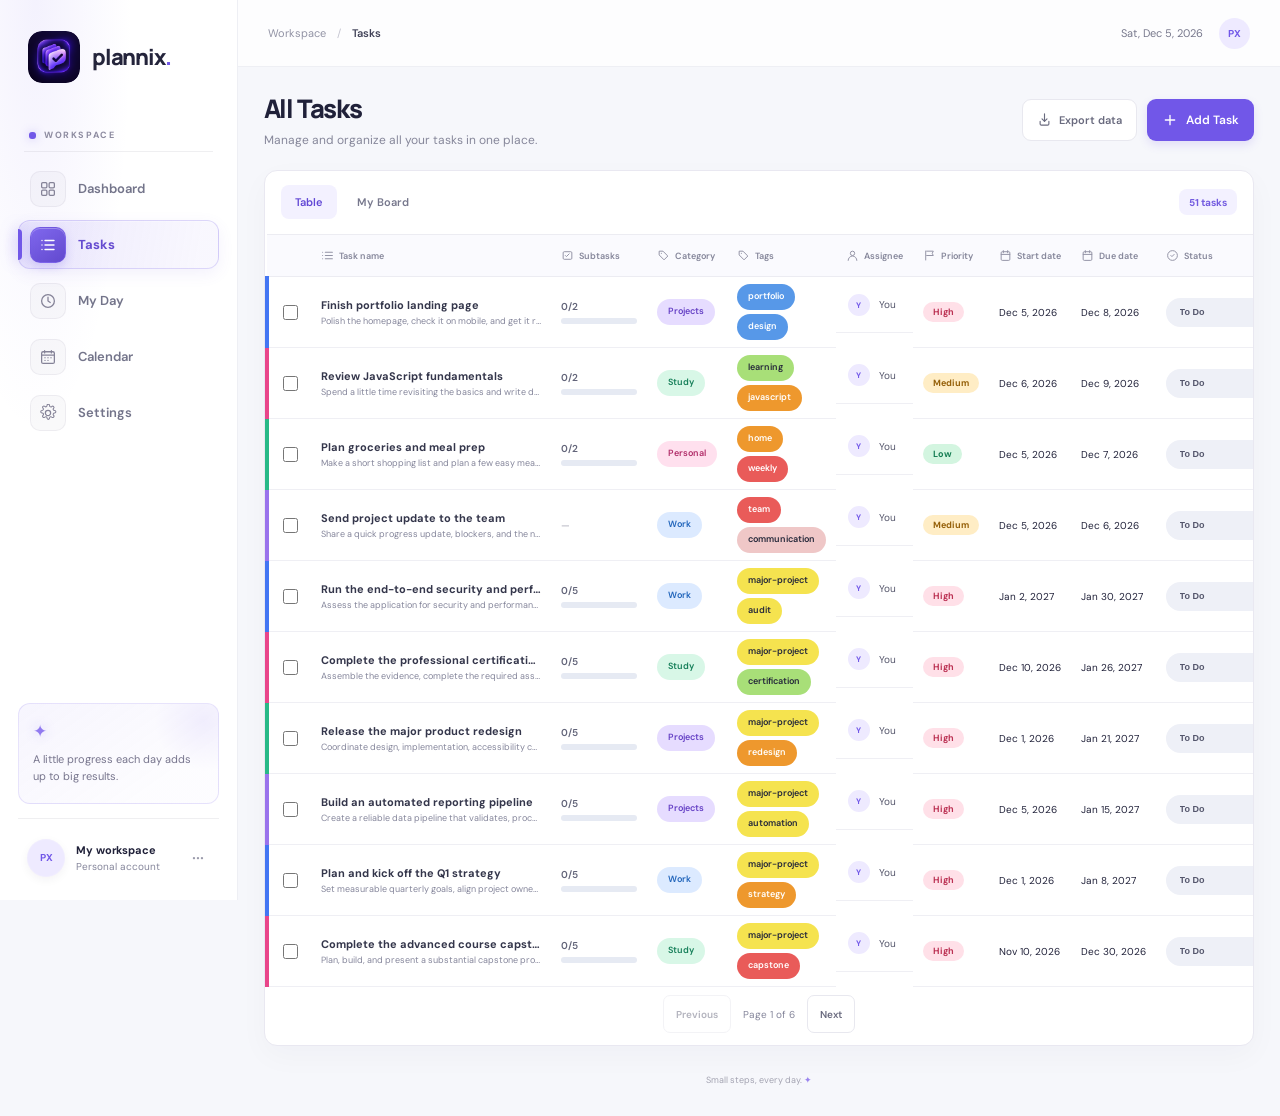
<file: src/pages/task.html>
<!doctype html>
<html lang="en">
  <head>
    <meta charset="UTF-8" />
    <meta name="viewport" content="width=device-width, initial-scale=1.0" />
    <meta name="theme-color" content="#f6f7fb" />
    <title>Tasks | Plannix</title>
    <link rel="icon" type="image/png" href="../styles/images/logo.png" />
    <link rel="preconnect" href="https://fonts.googleapis.com" />
    <link rel="preconnect" href="https://fonts.gstatic.com" crossorigin />
    <link href="https://fonts.googleapis.com/css2?family=DM+Sans:wght@400;500;600;700&family=Manrope:wght@400;500;600;700;800&display=swap" rel="stylesheet" />
    <link rel="stylesheet" href="../../styles.css" />
    <link rel="stylesheet" href="../styles/dashboard.css" />
    <link rel="stylesheet" href="../styles/task.css" />
    <link rel="stylesheet" href="../styles/sidebar.css" />
    <script src="../styles/tasks.js" defer></script>
  </head>
  <body>
    <div class="app-shell">
      <iframe class="sidebar-frame" src="../components/sidebar.html?page=tasks" title="Main navigation"></iframe>

      <main class="main-content">
        <iframe class="header-frame" src="../components/header.html?title=Tasks" title="Tasks header"></iframe>

        <div class="page-content task-page-content">
          <section class="welcome-row">
            <div>
              <p class="eyebrow">WORKSPACE</p>
              <h1>All Tasks<span class="title-period">.</span></h1>
              <p class="welcome-subtitle">Manage and organize all your tasks in one place.</p>
            </div>
            <div class="task-page-actions">
              <button class="secondary-button task-export-button" id="export-tasks" type="button">
                <svg viewBox="0 0 24 24" fill="none" aria-hidden="true"><path d="M12 3v12m0 0 4-4m-4 4-4-4M5 15v4a2 2 0 0 0 2 2h10a2 2 0 0 0 2-2v-4" stroke="currentColor" stroke-width="1.8" stroke-linecap="round" stroke-linejoin="round"/></svg>
                <span>Export data</span>
              </button>
              <button class="primary-button task-open-button" id="open-task-dialog" type="button">
                <svg viewBox="0 0 24 24" fill="none" aria-hidden="true"><path d="M12 5v14M5 12h14" stroke="currentColor" stroke-width="2" stroke-linecap="round"/></svg>
                <span>Add Task</span>
              </button>
            </div>
          </section>

          <section class="task-page-grid">
            <article class="panel task-page-list-panel">
              <div class="task-table-toolbar">
                <div class="task-view-tabs" role="tablist" aria-label="Task views">
                  <button class="task-view-tab active" id="table-view-tab" type="button" role="tab" aria-selected="true" aria-controls="task-view-content" data-view="table">Table</button>
                  <button class="task-view-tab" id="kanban-view-tab" type="button" role="tab" aria-selected="false" aria-controls="task-view-content" data-view="kanban">My Board</button>
                </div>
                <span class="panel-count" id="task-count">0 tasks</span>
              </div>
              <div class="task-view-content" id="task-view-content" role="tabpanel" aria-labelledby="table-view-tab">
                <div class="task-table-scroll">
                  <table class="task-table">
                    <thead>
                      <tr>
                        <th scope="col" class="task-table-check"><span class="visually-hidden">Task</span></th>
                        <th scope="col"><svg viewBox="0 0 24 24" fill="none" aria-hidden="true"><path d="M8 6h13M8 12h13M8 18h13M3 6h.01M3 12h.01M3 18h.01" stroke="currentColor" stroke-width="2" stroke-linecap="round"/></svg>Task name</th>
                        <th scope="col"><svg viewBox="0 0 24 24" fill="none" aria-hidden="true"><rect x="4" y="5" width="16" height="14" rx="2" stroke="currentColor" stroke-width="1.8"/><path d="m8 12 2 2 5-5" stroke="currentColor" stroke-width="1.8" stroke-linecap="round" stroke-linejoin="round"/></svg>Subtasks</th>
                        <th scope="col"><svg viewBox="0 0 24 24" fill="none" aria-hidden="true"><path d="M20 13 13 20 4 11V4h7l9 9Z" stroke="currentColor" stroke-width="1.8" stroke-linejoin="round"/><circle cx="8" cy="8" r="1" fill="currentColor"/></svg>Category</th>
                        <th scope="col"><svg viewBox="0 0 24 24" fill="none" aria-hidden="true"><path d="m20 13-7 7-9-9V4h7l9 9Z" stroke="currentColor" stroke-width="1.8" stroke-linejoin="round"/><circle cx="8" cy="8" r="1" fill="currentColor"/></svg>Tags</th>
                        <th scope="col"><svg viewBox="0 0 24 24" fill="none" aria-hidden="true"><circle cx="12" cy="8" r="4" stroke="currentColor" stroke-width="1.8"/><path d="M4 21a8 8 0 0 1 16 0" stroke="currentColor" stroke-width="1.8" stroke-linecap="round"/></svg>Assignee</th>
                        <th scope="col"><svg viewBox="0 0 24 24" fill="none" aria-hidden="true"><path d="M5 3v18M6 4h13l-2 4 2 4H6" stroke="currentColor" stroke-width="1.8" stroke-linejoin="round"/></svg>Priority</th>
                        <th scope="col"><svg viewBox="0 0 24 24" fill="none" aria-hidden="true"><rect x="4" y="5" width="16" height="16" rx="2" stroke="currentColor" stroke-width="1.8"/><path d="M8 3v4m8-4v4M4 10h16" stroke="currentColor" stroke-width="1.8" stroke-linecap="round"/></svg>Start date</th>
                        <th scope="col"><svg viewBox="0 0 24 24" fill="none" aria-hidden="true"><rect x="4" y="5" width="16" height="16" rx="2" stroke="currentColor" stroke-width="1.8"/><path d="M8 3v4m8-4v4M4 10h16" stroke="currentColor" stroke-width="1.8" stroke-linecap="round"/></svg>Due date</th>
                        <th scope="col"><svg viewBox="0 0 24 24" fill="none" aria-hidden="true"><circle cx="12" cy="12" r="9" stroke="currentColor" stroke-width="1.8"/><path d="m9 12 2 2 4-4" stroke="currentColor" stroke-width="1.8" stroke-linecap="round" stroke-linejoin="round"/></svg>Status</th>
                        <th scope="col"><span class="visually-hidden">Actions</span></th>
                      </tr>
                    </thead>
                    <tbody id="task-list" aria-live="polite"></tbody>
                  </table>
                </div>
                <div class="task-kanban" id="task-kanban" hidden></div>
              </div>
              <nav class="task-page-pagination" id="task-page-pagination" aria-label="Task list pages" hidden>
                <button class="secondary-button" id="task-page-previous" type="button" disabled>Previous</button>
                <span id="task-page-indicator" aria-live="polite"></span>
                <button class="secondary-button" id="task-page-next" type="button">Next</button>
              </nav>
            </article>
          </section>
          <footer class="page-footer">Small steps, every day. <span aria-hidden="true">✦</span></footer>
        </div>
      </main>
    </div>
    <dialog class="task-dialog task-create-dialog" id="task-dialog" aria-labelledby="task-dialog-title">
      <form id="task-form" class="task-create-form">
        <div class="dialog-heading">
          <div><p class="eyebrow">TASK MANAGEMENT</p><h2 id="task-dialog-title">Create a task</h2></div>
          <button class="icon-button" id="close-task-dialog" type="button" aria-label="Close task form">×</button>
        </div>
        <label for="task-title">Task name</label>
        <input id="task-title" name="title" type="text" maxlength="120" placeholder="What needs to get done?" required />

        <label for="task-description">Description <span class="optional-label">Optional</span></label>
        <textarea id="task-description" name="description" rows="4" maxlength="2000" placeholder="Add details about this task"></textarea>

        <label for="task-assignee">Assignee <span class="optional-label">Optional</span></label>
        <input id="task-assignee" name="assignee" type="text" maxlength="80" placeholder="Who is responsible?" />

        <label for="task-category">Category</label>
        <select id="task-category" name="category">
          <option value="">Uncategorized</option>
          <option value="Work">Work</option>
          <option value="Personal">Personal</option>
          <option value="Study">Study</option>
          <option value="Projects">Projects</option>
        </select>
        <label for="task-tags">Tags <span class="optional-label">Optional</span></label>
        <input id="task-tags" name="tags" type="text" maxlength="620" placeholder="e.g. urgent, research, Q4" />
        <p class="task-field-hint">Separate tags with commas. Up to 20 tags, 30 characters each.</p>
        <div class="task-form-row">
          <div>
            <label for="task-status">Status</label>
            <select id="task-status" name="status">
              <option value="todo">To Do</option>
              <option value="in-progress">In Progress</option>
              <option value="completed">Completed</option>
            </select>
          </div>
          <div>
            <label for="task-priority">Priority</label>
            <select id="task-priority" name="priority">
              <option value="high">High</option>
              <option value="medium" selected>Medium</option>
              <option value="low">Low</option>
            </select>
          </div>
        </div>

        <label for="task-due-date">Due date <span class="optional-label">Optional</span></label>
        <input id="task-due-date" name="dueDate" type="date" />
        <label for="task-start-date">Start date <span class="optional-label">Optional</span></label>
        <input id="task-start-date" name="startDate" type="date" />
        <fieldset class="subtask-editor">
          <legend>Subtasks &amp; checklist <span class="optional-label">Optional</span></legend>
          <p class="subtask-editor-hint">Break this task into smaller steps.</p>
          <div class="subtask-add-row">
            <label class="visually-hidden" for="subtask-title">Subtask name</label>
            <input id="subtask-title" type="text" maxlength="120" placeholder="Add a step, e.g. Design" />
            <button class="secondary-button" id="add-subtask" type="button">Add step</button>
          </div>
          <ul class="subtask-editor-list" id="subtask-editor-list" aria-live="polite"></ul>
        </fieldset>
        <div class="dialog-actions task-form-actions">
          <button class="secondary-button" id="cancel-task-dialog" type="button">Cancel</button>
          <button class="primary-button task-submit" id="task-submit" type="submit">
            <svg viewBox="0 0 24 24" fill="none" aria-hidden="true"><path d="M12 5v14M5 12h14" stroke="currentColor" stroke-width="2" stroke-linecap="round"/></svg>
            <span id="task-submit-label">Add task</span>
          </button>
        </div>
      </form>
    </dialog>
    <dialog class="task-dialog confirm-delete-dialog" id="delete-confirm-dialog" aria-labelledby="delete-confirm-title" aria-describedby="delete-confirm-description">
      <div class="confirm-delete-icon" aria-hidden="true">
        <svg viewBox="0 0 24 24" fill="none"><path d="M12 8v4m0 4h.01M10.3 4.9 2.8 18a1.5 1.5 0 0 0 1.3 2.2h15.8a1.5 1.5 0 0 0 1.3-2.2L13.7 4.9a1.95 1.95 0 0 0-3.4 0Z" stroke="currentColor" stroke-width="1.8" stroke-linecap="round" stroke-linejoin="round"/></svg>
      </div>
      <h2 id="delete-confirm-title">Delete this task?</h2>
      <p id="delete-confirm-description">This action can't be undone.</p>
      <strong class="confirm-delete-task-name" id="delete-confirm-task-name"></strong>
      <form method="dialog" class="dialog-actions confirm-delete-actions">
        <button class="secondary-button" type="submit" value="cancel">Cancel</button>
        <button class="primary-button danger-button" type="submit" value="delete">Delete task</button>
      </form>
    </dialog>
    <dialog class="task-dialog task-details-dialog" id="task-details-dialog" aria-labelledby="details-title">
      <div class="dialog-heading">
        <div><p class="eyebrow">TASK DETAILS</p><h2 id="details-title"></h2></div>
        <button class="icon-button" id="close-details-dialog" type="button" aria-label="Close task details">×</button>
      </div>
      <p class="details-description" id="details-description"></p>
      <section class="details-subtasks" aria-labelledby="details-subtasks-title">
        <div class="details-subtasks-heading">
          <h3 id="details-subtasks-title">Subtasks &amp; checklist</h3>
          <span id="details-subtask-progress"></span>
        </div>
        <div class="details-subtask-list" id="details-subtask-list"></div>
      </section>
      <dl class="task-metadata">
        <div><dt>Status</dt><dd><span class="task-status-badge" id="details-status"></span></dd></div>
        <div><dt>Priority</dt><dd><span class="priority-badge" id="details-priority"></span></dd></div>
        <div><dt>Category</dt><dd id="details-category"></dd></div>
        <div class="task-details-tags"><dt>Tags</dt><dd id="details-tags"></dd></div>
        <div><dt>Assignee</dt><dd id="details-assignee"></dd></div>
        <div><dt>Start date</dt><dd id="details-start-date"></dd></div>
        <div><dt>Due date</dt><dd id="details-due-date"></dd></div>
        <div><dt>Created</dt><dd id="details-created-date"></dd></div>
      </dl>
      <div class="dialog-actions">
        <button class="secondary-button" id="close-details-action" type="button">Close</button>
      </div>
    </dialog>
    <div class="toast" id="toast" role="status" aria-live="polite"></div>
  </body>
</html>
</file>
<file: styles.css>
:root {
  color-scheme: light;
  --ink: #202139;
  --muted: #85869b;
  --purple: #7157e8;
  --purple-dark: #6248d5;
  --line: #eff0f5;
  --surface: #ffffff;
  --canvas: #f6f7fb;
  font-family: "DM Sans", sans-serif;
  font-synthesis: none;
  text-rendering: optimizeLegibility;
}
:root[data-theme="dark"] {
  color-scheme: dark;
  --ink: #e9e8f2;
  --muted: #aaa9bc;
  --purple: #9a87ff;
  --purple-dark: #b1a4ff;
  --line: #353448;
  --surface: #242436;
  --canvas: #191927;
}

* { box-sizing: border-box; }
body { margin: 0; background: var(--canvas); color: var(--ink); min-width: 320px; }
button, input { font: inherit; }
button { cursor: pointer; }
.app-shell { min-height: 100vh; }
.top-avatar { display: grid; flex: 0 0 auto; place-items: center; border-radius: 50%; background: #eeeaff; color: #7157e8; font-size: 10px; font-weight: 700; }
.main-content { min-height: 100vh; margin-left: 238px; }
.sidebar-frame { position: fixed; inset: 0 auto 0 0; z-index: 2; width: 238px; height: 100vh; border: 0; }
.header-frame { position: sticky; top: 0; z-index: 3; display: block; width: 100%; height: 67px; border: 0; }
.topbar { display: flex; height: 67px; align-items: center; justify-content: space-between; padding: 0 48px; border-bottom: 1px solid #eeeff4; background: rgba(255,255,255,.82); }
.breadcrumb { display: flex; align-items: center; gap: 11px; color: #9293a5; font-size: 11px; }
.breadcrumb-separator { color: #c4c4d0; }
.breadcrumb strong { color: #414258; font-weight: 600; }
.topbar-right { display: flex; align-items: center; gap: 16px; }
.today-label { color: #77788c; font-size: 11px; }
.top-avatar { width: 31px; height: 31px; }
:root[data-theme="dark"] body { background: var(--canvas); color: var(--ink); }
:root[data-theme="dark"] .topbar { border-color: #353448; background: rgba(36,36,54,.94); }
:root[data-theme="dark"] .breadcrumb { color: #aaa9bc; }
:root[data-theme="dark"] .breadcrumb strong { color: #e9e8f2; }
:root[data-theme="dark"] .today-label { color: #c2c0d1; }
:root[data-theme="dark"] .top-avatar { background: #38334f; color: #c1b6ff; }
@media (max-width: 1050px) { .sidebar-frame { width: 205px; } .main-content { margin-left: 205px; } .topbar { padding: 0 30px; } }
@media (max-width: 760px) { .sidebar-frame { z-index: 4; width: 100%; height: 58px; } .main-content { margin-left: 0; padding-top: 58px; } .header-frame { top: 58px; } .topbar { height: 49px; padding: 0 18px; } .today-label { font-size: 10px; } .top-avatar { width: 27px; height: 27px; } }
@media (max-width: 390px) { .today-label { max-width: 150px; } }
body.header-document { min-width: 0; margin: 0; overflow: hidden; }
@media (max-width: 760px) {
  .header-frame { height: 49px; }
}
</file>
<file: src/styles/sidebar.css>
.sidebar { position: fixed; inset: 0 auto 0 0; z-index: 2; display: flex; flex-direction: column; width: 100%; height: 100vh; padding: 29px 18px 16px; border-right: 1px solid #eeeff4; background: #fff; }
.brand { display: flex; align-items: center; gap: 10px; padding: 0 11px; color: #24243b; text-decoration: none; font: 800 21px "Manrope", sans-serif; letter-spacing: -1.2px; }
.brand-mark { display: grid; width: 30px; height: 30px; place-items: center; border-radius: 10px; background: var(--purple); color: white; }
.brand-mark svg { width: 18px; height: 18px; }
.brand-period { color: var(--purple); }
.nav-label { display: block; margin: 52px 11px 13px; color: #aaabba; font-size: 10px; font-weight: 700; letter-spacing: 1.25px; }
.nav-item { display: flex; align-items: center; gap: 12px; min-height: 44px; padding: 0 12px; border-radius: 9px; color: #73748a; text-decoration: none; font-size: 13px; font-weight: 600; }
.nav-item svg { width: 18px; height: 18px; }
.nav-item.active { background: #f0edff; color: var(--purple-dark); }
.sidebar-bottom { display: block; margin-top: auto; }
.sidebar-note { padding: 15px 13px; border: 1px solid #f0edff; border-radius: 12px; background: #faf9ff; }
.note-icon { color: #917af0; font-size: 17px; }
.sidebar-note p { margin: 9px 0 0; color: #77758d; font-size: 11px; line-height: 1.6; }
.profile { display: flex; align-items: center; gap: 10px; padding: 17px 4px 0; margin-top: 16px; border-top: 1px solid var(--line); }
.avatar, .top-avatar { display: grid; flex: 0 0 auto; place-items: center; border-radius: 50%; background: #eeeaff; color: #7157e8; font-size: 10px; font-weight: 700; }
.avatar { width: 34px; height: 34px; }
.profile-copy { display: flex; min-width: 0; flex-direction: column; gap: 3px; }
.profile-copy strong { font-size: 11px; font-weight: 700; }
.profile-copy span { color: var(--muted); font-size: 10px; }
.profile-menu { margin-left: auto; color: #9999aa; font-size: 20px; line-height: 1; }
body.sidebar-document { min-width: 0; overflow: hidden; }
:root[data-theme="dark"] .sidebar { border-color: #353448; background: #202031; }
:root[data-theme="dark"] .brand,
:root[data-theme="dark"] .profile-copy strong { color: #e9e8f2; }
:root[data-theme="dark"] .nav-label,
:root[data-theme="dark"] .profile-copy span { color: #aaa9bc; }
:root[data-theme="dark"] .nav-item { color: #b3b2c5; }
:root[data-theme="dark"] .nav-item.active { background: #38334f; color: #c1b6ff; }
:root[data-theme="dark"] .sidebar-note { border-color: #39364f; background: #29273a; }
:root[data-theme="dark"] .sidebar-note p { color: #c2c0d1; }
:root[data-theme="dark"] .profile { border-color: #353448; }
:root[data-theme="dark"] .avatar { background: #38334f; color: #c1b6ff; }
:root[data-theme="dark"] body.sidebar-document.compact-sidebar .sidebar { border-color: #353448; }
body.sidebar-document.compact-sidebar .sidebar { position: static; height: 58px; flex-direction: row; align-items: center; justify-content: space-between; padding: 0 18px; border-right: 0; border-bottom: 1px solid #eeeff4; }
body.sidebar-document.compact-sidebar .brand { padding: 0; font-size: 19px; }
body.sidebar-document.compact-sidebar .brand-mark { width: 27px; height: 27px; }
body.sidebar-document.compact-sidebar .nav-label,
body.sidebar-document.compact-sidebar .sidebar-bottom { display: none; }

.sidebar {
  overflow: hidden;
  background:
    radial-gradient(ellipse at 15% 0, #8872ef18, transparent 34%),
    var(--surface);
  box-shadow: 8px 0 28px #14132212;
}
.brand {
  min-height: 58px;
  gap: 12px;
  padding: 8px 10px;
  margin: -6px 0 0;
  border: 0;
  border-radius: 0;
  background: transparent;
  transition: color .18s ease;
}
.brand > span:last-child { font-size: 22px; }
.brand:hover { color: var(--purple-dark); }
.brand-mark {
  display: block;
  width: 52px;
  height: 52px;
  flex: 0 0 52px;
  overflow: hidden;
  border: 0;
  border-radius: 14px;
  background: transparent;
  box-shadow: none;
  transition: transform .18s ease;
}
.brand-mark svg { width: 22px; height: 22px; }
.brand-mark img { display: block; width: 100%; height: 100%; border-radius: inherit; object-fit: contain; }
.brand:hover .brand-mark { transform: translateY(-1px); }
.nav-label {
  display: flex;
  align-items: center;
  gap: 8px;
  margin: 38px 6px 12px;
  padding: 0 5px 10px;
  border-bottom: 1px solid #8a849522;
  color: #8d8ba0;
  font-size: 9px;
  letter-spacing: 1.6px;
}
.nav-label::before { width: 7px; height: 7px; border-radius: 3px; background: var(--purple); box-shadow: 0 0 10px #8068ee65; content: ""; }
.sidebar nav { display: grid; gap: 7px; }
.nav-item {
  position: relative;
  min-height: 49px;
  gap: 12px;
  padding: 0 11px;
  border: 1px solid transparent;
  border-radius: 12px;
  font-size: 13px;
  transition: transform .16s ease, color .16s ease, background .16s ease, border-color .16s ease, box-shadow .16s ease;
}
.nav-item svg {
  box-sizing: content-box;
  width: 18px;
  height: 18px;
  flex: 0 0 auto;
  padding: 8px;
  border: 1px solid #88839b1a;
  border-radius: 10px;
  background: #88839b0c;
  color: #858398;
  transition: transform .16s ease, color .16s ease, background .16s ease, border-color .16s ease, box-shadow .16s ease;
}
.nav-item:hover {
  transform: translateX(3px);
  border-color: #8270dc35;
  background: linear-gradient(100deg, #f3f1ff, #f3f1ff55);
  color: #5642bb;
  box-shadow: 0 4px 12px #25203c0b;
}
.nav-item:hover svg { transform: scale(1.05); border-color: #8c78ec30; background: #8b78ed16; color: #7056dd; }
.nav-item.active {
  border-color: #8c78ec42;
  background: linear-gradient(100deg, #8068ee27, #8068ee0d 90%);
  color: #654bd0;
  font-weight: 700;
  box-shadow: 0 5px 16px #7257d715, inset 0 1px #ffffff4a;
}
.nav-item.active::before {
  position: absolute;
  inset: 8px auto 8px -1px;
  width: 4px;
  border-radius: 0 5px 5px 0;
  background: var(--purple);
  box-shadow: 0 0 15px #8068eea8;
  content: "";
}
.nav-item.active svg { border-color: #8068ee54; background: linear-gradient(145deg, #8068ee, #6249ce); color: #fff; box-shadow: 0 4px 10px #7157e83b, inset 0 1px #ffffff44; }
.nav-item:focus-visible,
.brand:focus-visible { outline: 2px solid var(--purple); outline-offset: 3px; }
.sidebar-bottom { display: grid; gap: 0; }
.sidebar-note {
  position: relative;
  overflow: hidden;
  padding: 16px 14px 17px;
  border-color: #8d78ed30;
  background: linear-gradient(145deg, #8b78ed13, #8b78ed05 75%);
  transition: transform .18s ease, border-color .18s ease, box-shadow .18s ease;
}
.sidebar-note::after {
  position: absolute;
  top: -32px;
  right: -36px;
  width: 100px;
  height: 100px;
  border-radius: 50%;
  background: radial-gradient(circle, #927cf01c, transparent 70%);
  content: "";
  pointer-events: none;
}
.sidebar-note:hover { transform: translateY(-2px); border-color: #8e7be43d; box-shadow: 0 8px 20px #25203c0a; }
.note-icon { display: inline-block; text-shadow: 0 0 12px #917af077; }
.sidebar-note p { max-width: 190px; font-size: 11px; }
.profile { min-height: 66px; gap: 11px; padding: 12px 9px 0; margin-top: 14px; border-top: 1px solid #8a849522; }
.avatar {
  width: 38px;
  height: 38px;
  border: 1px solid #ffffff24;
  box-shadow: 0 3px 10px #201c3b0d;
}
.profile-copy strong { letter-spacing: -.1px; }
.profile-menu { padding: 4px 6px; border-radius: 7px; transition: background .16s ease, color .16s ease; }
.profile:hover .profile-menu { background: #8b79f014; color: var(--purple-dark); }

:root[data-theme="dark"] .sidebar {
  border-color: #353448;
  background:
    radial-gradient(ellipse at 15% 0, #9b87ff1d, transparent 34%),
    linear-gradient(180deg, #222237, #1c1c2c 72%, #1a1a29);
  box-shadow: 8px 0 30px #09091438;
}
:root[data-theme="dark"] .nav-label { border-color: #ffffff16; color: #a9a7bb; }
:root[data-theme="dark"] .nav-item svg { border-color: #ffffff13; background: #ffffff08; color: #a7a5ba; }
:root[data-theme="dark"] .nav-item:hover { border-color: #a898ff45; background: linear-gradient(100deg, #39344f, #39344f66); color: #e0dbff; box-shadow: 0 5px 16px #09091427; }
:root[data-theme="dark"] .nav-item:hover svg { border-color: #a898ff48; background: #9b87ff25; color: #d0c8ff; }
:root[data-theme="dark"] .nav-item.active {
  border-color: #a898ff54;
  background: linear-gradient(100deg, #765fc44a, #54448520 90%);
  color: #e1daff;
  box-shadow: 0 5px 18px #09091438, inset 0 1px #ffffff10;
}
:root[data-theme="dark"] .nav-item.active svg { border-color: #c0b3ff75; background: linear-gradient(145deg, #a28eff, #775fe4); color: #fff; box-shadow: 0 4px 12px #8068ee55, inset 0 1px #ffffff55; }
:root[data-theme="dark"] .sidebar-note {
  border-color: #5c4e91;
  background: linear-gradient(145deg, #393352, #2a293e 78%);
  box-shadow: inset 0 1px #ffffff12, 0 6px 18px #09091420;
}
:root[data-theme="dark"] .sidebar-note:hover { border-color: #9480d4; box-shadow: 0 8px 24px #09091442; }
:root[data-theme="dark"] .profile { border-color: #ffffff1a; }
:root[data-theme="dark"] .avatar { border-color: #ffffff12; box-shadow: 0 3px 12px #08081230; }
:root[data-theme="dark"] .profile:hover .profile-menu { background: #a898ff18; color: #c5baff; }

@media (prefers-reduced-motion: reduce) {
  .brand,
  .brand-mark,
  .nav-item,
  .nav-item svg,
  .sidebar-note,
  .profile-menu { transition: none; }
}

@media (max-width: 760px) {
  body.sidebar-document.compact-sidebar .sidebar {
    gap: 12px;
    justify-content: flex-start;
    padding: 0 12px;
    background:
      radial-gradient(ellipse at 0 0, #8b79f00c, transparent 48%),
      var(--surface);
  }
  body.sidebar-document.compact-sidebar .brand { flex: 0 0 auto; gap: 8px; }
  body.sidebar-document.compact-sidebar .brand-mark { width: 40px; height: 40px; flex-basis: 40px; }
  body.sidebar-document.compact-sidebar .sidebar nav {
    display: flex;
    min-width: 0;
    flex: 1 1 auto;
    align-items: center;
    gap: 4px;
    overflow-x: auto;
    padding: 3px 1px;
    scrollbar-width: none;
  }
  body.sidebar-document.compact-sidebar .sidebar nav::-webkit-scrollbar { display: none; }
  body.sidebar-document.compact-sidebar .nav-item {
    min-height: 38px;
    flex: 0 0 auto;
    gap: 7px;
    padding: 0 9px;
    border-radius: 9px;
    font-size: 10px;
  }
  body.sidebar-document.compact-sidebar .nav-item svg { width: 16px; height: 16px; }
  body.sidebar-document.compact-sidebar .nav-item.active::before { inset: auto 9px -1px; width: auto; height: 2px; border-radius: 3px 3px 0 0; }
  :root[data-theme="dark"] body.sidebar-document.compact-sidebar .sidebar {
    border-color: #353448;
    background:
      radial-gradient(ellipse at 0 0, #9b87ff12, transparent 48%),
      linear-gradient(180deg, #202031, #1d1d2c);
  }
}

@media (max-width: 390px) {
  body.sidebar-document.compact-sidebar .sidebar { gap: 8px; padding: 0 9px; }
  body.sidebar-document.compact-sidebar .brand { gap: 0; }
  body.sidebar-document.compact-sidebar .brand > span:last-child { display: none; }
  body.sidebar-document.compact-sidebar .sidebar nav { gap: 2px; }
  body.sidebar-document.compact-sidebar .nav-item { gap: 5px; padding: 0 8px; }
}
</file>
<file: src/styles/dashboard.css>
.title-period { color: var(--purple); }
.page-content { max-width: 1330px; padding: 42px 48px 20px; margin: 0 auto; }
.welcome-row { display: flex; align-items: flex-end; justify-content: space-between; margin-bottom: 27px; }
.welcome-actions { display: flex; align-items: center; gap: 9px; }
.eyebrow { margin: 0 0 9px; color: #9996b0; font-size: 9px; font-weight: 700; letter-spacing: 1.4px; }
h1, h2, p { margin-top: 0; }
h1 { margin-bottom: 6px; font: 800 30px "Manrope", sans-serif; letter-spacing: -1.2px; }
.welcome-subtitle { margin: 0; color: #86879a; font-size: 12px; }
.primary-button { display: inline-flex; height: 39px; align-items: center; justify-content: center; gap: 8px; padding: 0 15px; border: 0; border-radius: 8px; background: var(--purple); color: #fff; font-size: 11px; font-weight: 600; box-shadow: 0 4px 10px #7157e827; transition: background .16s, transform .16s; }
.primary-button:hover { transform: translateY(-1px); background: var(--purple-dark); }
.primary-button svg { width: 16px; height: 16px; }
.stats-grid { display: grid; grid-template-columns: repeat(4, minmax(0,1fr)); gap: 14px; }
.stat-card, .panel, .progress-card { border: 1px solid #ededef; border-radius: 12px; background: var(--surface); box-shadow: 0 3px 12px #25203c05; }
.stat-card { min-height: 105px; padding: 15px 17px 13px; }
.stat-card-top { display: flex; align-items: center; justify-content: space-between; }
.stat-label { color: #77788d; font-size: 11px; font-weight: 600; }
.stat-icon { display: grid; width: 31px; height: 31px; place-items: center; border-radius: 9px; }
.stat-icon svg { width: 17px; height: 17px; }
.icon-violet { background: #f0edff; color: #775ee5; }
.icon-blue { background: #eaf4ff; color: #4a91da; }
.icon-amber { background: #fff5e7; color: #e4a43b; }
.icon-green { background: #e8f8f1; color: #48b68a; }
.stat-value { margin-top: 8px; font: 700 25px "Manrope", sans-serif; letter-spacing: -.7px; }
.stat-foot { margin-top: 4px; color: #a0a0b0; font-size: 10px; }
.panel-heading h2, .overdue-copy h2 { margin-bottom: 4px; color: #323349; font: 700 13px "Manrope", sans-serif; }
.panel-heading p, .overdue-copy p { margin: 0; color: #9899a9; font-size: 10px; }
.sparkle { color: #9a84ee; }
.analytics-grid { display: grid; grid-template-columns: repeat(2, minmax(0,1fr)); gap: 16px; margin-top: 16px; }
.analytics-panel { min-height: 280px; padding: 19px 20px; }
.chart-total { color: #77788d; font-size: 10px; font-weight: 600; white-space: nowrap; }
.completion-line-chart { display: block; width: 100%; height: 205px; margin-top: 12px; overflow: visible; }
.chart-grid-line { stroke: #ececf1; stroke-width: 1; }
.chart-axis-label { fill: #9697a5; font: 11px "DM Sans", sans-serif; }
.chart-day-label { fill: #6f7080; }
.chart-area { fill: #4b96ed; fill-opacity: .12; }
.chart-line { fill: none; stroke: #4b96ed; stroke-linecap: round; stroke-linejoin: round; stroke-width: 3; }
.chart-point { fill: #4b96ed; stroke: var(--surface); stroke-width: 2; }
.chart-summary { display: grid; grid-template-columns: repeat(2,minmax(0,1fr)); gap: 8px 12px; padding-top: 12px; border-top: 1px solid #f0eff4; color: #85869b; font-size: 9px; }
.chart-summary strong { margin-right: 3px; color: var(--purple-dark); font: 700 12px "Manrope", sans-serif; }
.priority-chart { display: grid; height: 202px; grid-template-columns: repeat(3,minmax(0,1fr)); gap: 22px; margin: 20px 9px 0; }
.priority-chart-column { display: grid; grid-template-rows: 17px minmax(0,1fr) 20px; justify-items: center; gap: 6px; }
.priority-chart-value { color: #77788d; font-size: 10px; font-weight: 600; }
.priority-chart-track { display: flex; width: min(100%,54px); height: 100%; align-items: flex-end; overflow: hidden; border-radius: 7px 7px 3px 3px; background: #f4f3f8; }
.priority-chart-bar { width: 100%; min-height: 0; border-radius: 7px 7px 3px 3px; transition: height .25s ease; }
.priority-bar-high { background: #4b96ed; }
.priority-bar-medium { background: #6750bd; }
.priority-bar-low { background: #31a77c; }
.priority-chart-label { color: #707183; font-size: 10px; }
.distribution-panel { display: flex; flex-direction: column; }
.distribution-content { display: flex; flex: 1; flex-direction: column; align-items: center; justify-content: center; gap: 17px; padding: 9px 0 2px; }
.status-donut { position: relative; display: grid; width: 154px; height: 154px; flex: 0 0 auto; place-items: center; border-radius: 50%; }
.status-donut::before { position: absolute; inset: 21px; border-radius: 50%; background: var(--surface); content: ""; }
.donut-center { position: relative; z-index: 1; display: flex; flex-direction: column; align-items: center; gap: 3px; }
.donut-center strong { color: #34354a; font: 700 23px "Manrope", sans-serif; }
.donut-center span { color: #9091a2; font-size: 9px; }
.donut-legend { display: flex; flex-wrap: wrap; justify-content: center; gap: 9px 15px; color: #77788d; font-size: 9px; }
.donut-legend span { display: inline-flex; align-items: center; gap: 5px; }
.donut-legend strong { margin-left: 2px; color: #414258; }
.legend-dot { width: 9px; height: 9px; border-radius: 50%; }
.todo-dot { background: #4b96ed; }
.progress-dot { background: #6750bd; }
.completed-dot { background: #31a77c; }
.activity-panel { display: flex; flex-direction: column; }
.activity-list { display: grid; align-content: start; gap: 0; margin-top: 14px; }
.activity-row { display: flex; min-width: 0; align-items: flex-start; gap: 10px; padding: 12px 0; border-bottom: 1px solid #f0eff4; }
.activity-row:last-child { border-bottom: 0; }
.activity-marker { width: 8px; height: 8px; flex: 0 0 auto; margin-top: 4px; border-radius: 50%; background: #4b96ed; box-shadow: 0 0 0 4px #4b96ed18; }
.activity-completed .activity-marker { background: #31a77c; box-shadow: 0 0 0 4px #31a77c18; }
.activity-started .activity-marker { background: #6750bd; box-shadow: 0 0 0 4px #6750bd18; }
.activity-copy { min-width: 0; }
.activity-copy p { margin: 0 0 3px; overflow: hidden; color: #44455b; font-size: 10px; font-weight: 600; text-overflow: ellipsis; white-space: nowrap; }
.activity-copy span { color: #9697a5; font-size: 9px; }
.activity-empty { display: grid; min-height: 180px; place-items: center; color: #9899a9; font-size: 10px; text-align: center; }
.content-grid { display: grid; grid-template-columns: minmax(0,1.4fr) minmax(280px,.9fr); gap: 17px; margin-top: 17px; }
.panel { padding: 17px 18px; }
.panel-heading { display: flex; align-items: center; justify-content: space-between; }
.panel-heading h2 { margin-bottom: 4px; }
.panel-count { display: grid; min-width: 24px; height: 24px; padding: 0 6px; place-items: center; border-radius: 7px; background: #f3f1ff; color: #735be0; font-size: 10px; font-weight: 700; }
.recent-panel { display: flex; height: 760px; min-height: 0; flex-direction: column; overflow: hidden; border: 1px solid #203c78; background: radial-gradient(ellipse at 50% 0, #10265a 0, #0b1736 42%, #071127 100%); box-shadow: 0 16px 40px #02081755, inset 0 1px #ffffff0c; }
.recent-panel .panel-heading { min-height: 49px; padding-bottom: 14px; border-bottom: 1px solid #ffffff16; }
.recent-panel .panel-heading h2 { margin-bottom: 3px; color: #f1f5ff; font-size: 17px; }
.recent-panel .panel-heading p { color: #a9c4f5; font-size: 11px; }
.recent-panel-title { display: flex; align-items: center; gap: 12px; }
.recent-panel-icon { display: grid; width: 42px; height: 42px; flex: 0 0 auto; place-items: center; border: 1px solid #2873dd; border-radius: 12px; background: linear-gradient(145deg,#163e85,#0b1f4b); color: #64b5ff; box-shadow: inset 0 1px #ffffff1c,0 0 20px #1475f52a; }
.recent-panel-icon svg { width: 25px; height: 25px; }
.recent-panel .panel-count { min-width: 34px; height: 34px; border: 1px solid #2863c9; border-radius: 11px; background: linear-gradient(145deg,#173d86,#0e2456); color: #f2f7ff; font-size: 14px; box-shadow: 0 0 18px #2563eb2a; }
.task-list { display: grid; min-height: 0; flex: 1; align-content: start; gap: 8px; overflow: hidden; margin-top: 9px; }
.task-pagination { display: flex; min-height: 43px; align-items: center; justify-content: center; gap: 12px; margin-top: 8px; }
.task-pagination[hidden] { display: none; }
.task-pagination .secondary-button { display: inline-flex; min-height: 35px; align-items: center; gap: 5px; padding: 6px 12px; border-color: #25467e; border-radius: 12px; background: linear-gradient(145deg,#10285a,#0b1a3c); color: #c5d9ff; font-size: 11px; transition: border-color .16s, background .16s, transform .16s; }
.task-pagination .secondary-button:not(:disabled):hover { transform: translateY(-1px); border-color: #3487ff; background: #15336e; }
.task-pagination button:disabled { cursor: not-allowed; opacity: .42; }
#recent-task-page { color: #a9c4f5; font-size: 10px; }
.visually-hidden { position: absolute; width: 1px; height: 1px; padding: 0; overflow: hidden; clip: rect(0, 0, 0, 0); white-space: nowrap; border: 0; }
.dashboard-task-row { display: grid; min-height: 110px; grid-template-columns: 56px minmax(0,1fr) 34px; align-items: start; gap: 14px; padding: 12px; border: 1px solid #1e3b77; border-radius: 13px; background: linear-gradient(115deg,#0e2048,#0b1938 72%,#0d1d41); box-shadow: inset 0 1px #ffffff08; transition: transform .16s, border-color .16s, box-shadow .16s; }
.dashboard-task-row:hover { transform: translateY(-1px); border-color: #2e62ae; box-shadow: 0 7px 20px #02081755, inset 0 1px #ffffff0b; }
.dashboard-task-icon { display: grid; width: 52px; height: 52px; place-items: center; border: 1px solid #2865c4; border-radius: 50%; background: linear-gradient(145deg,#154899,#102f6c); color: #70baff; box-shadow: inset 0 1px #ffffff20; }
.dashboard-task-icon svg { width: 27px; height: 27px; }
.dashboard-task-icon.task-icon-study { border-color: #138a6e; background: linear-gradient(145deg,#0b765e,#075044); color: #61efbd; }
.dashboard-task-icon.task-icon-personal { border-color: #bd2868; background: linear-gradient(145deg,#a3205a,#681842); color: #ff6b9f; }
.dashboard-task-icon.task-icon-work { border-color: #2865c4; background: linear-gradient(145deg,#154899,#102f6c); color: #70baff; }
.dashboard-task-icon.task-icon-projects { border-color: #2865c4; background: linear-gradient(145deg,#154899,#102f6c); color: #70baff; }
.dashboard-task-copy { display: flex; min-width: 0; flex-direction: column; align-items: flex-start; gap: 4px; }
.recent-panel .dashboard-task-title { max-width: 100%; overflow: hidden; color: #f2f6ff; font-size: 14px; font-weight: 700; text-overflow: ellipsis; white-space: nowrap; }
.recent-panel .dashboard-task-labels { max-width: 100%; flex-wrap: nowrap; gap: 7px; overflow: hidden; }
.recent-panel .dashboard-task-labels .task-category-badge,
.recent-panel .dashboard-task-labels .task-tag-badge { display: inline-flex; min-height: 28px; flex: 0 0 auto; align-items: center; padding: 5px 12px; border: 1px solid #5974f799; border-radius: 99px; background: linear-gradient(130deg,#5432d0,#39219b); color: #f3efff; font-size: 10px; font-weight: 700; }
.recent-panel .dashboard-task-labels .task-tag-color-0 { border-color: #1889bb; background: linear-gradient(130deg,#087db9,#05a6bc); color: #effcff; }
.recent-panel .dashboard-task-labels .task-tag-color-1 { border-color: #329650; background: linear-gradient(130deg,#287f45,#42a657); color: #f0fff1; }
.recent-panel .dashboard-task-labels .task-tag-color-2 { border-color: #d02c65; background: linear-gradient(130deg,#be2559,#e13c67); color: #fff1f5; }
.recent-panel .dashboard-task-labels .task-tag-color-3 { border-color: #db8c15; background: linear-gradient(130deg,#c27812,#e59a24); color: #fff9ec; }
.recent-panel .dashboard-task-labels .task-tag-color-4 { border-color: #2e66d3; background: linear-gradient(130deg,#2452be,#3478df); color: #eff5ff; }
.recent-panel .dashboard-task-labels .task-tag-color-5 { border-color: #893bcc; background: linear-gradient(130deg,#7529b6,#9139ce); color: #fbf2ff; }
.recent-panel .dashboard-task-description { display: -webkit-box; max-width: 100%; margin: 0; overflow: hidden; color: #b8c9e9; font-size: 11px; line-height: 1.4; -webkit-box-orient: vertical; -webkit-line-clamp: 1; white-space: normal; overflow-wrap: anywhere; }
.recent-panel .dashboard-task-due-date { display: inline-flex; align-items: center; gap: 5px; color: #69b9ff; font-size: 11px; }
.dashboard-task-due-date svg { width: 16px; height: 16px; flex: 0 0 auto; }
.dashboard-task-open { display: grid; width: 32px; height: 32px; align-self: center; place-items: center; border: 1px solid #214582; border-radius: 50%; background: linear-gradient(145deg,#173a7c,#102857); color: #ecf4ff; transition: transform .16s, background .16s, border-color .16s; }
.dashboard-task-open:hover { transform: translateX(2px); border-color: #3b91ff; background: #1c4b9c; }
.dashboard-task-open svg { width: 19px; height: 19px; }
.priority-badge { display: inline-flex; flex: 0 0 auto; align-items: center; padding: 4px 7px; border-radius: 99px; font-size: 8px; font-weight: 700; line-height: 1.2; white-space: nowrap; }
.priority-high { background: #fff0ed; color: #ca6255; }
.priority-medium { background: #fff5e7; color: #b77b20; }
.priority-low { background: #e8f8f1; color: #348868; }
.task-date { display: flex; flex-wrap: wrap; align-items: center; gap: 5px; color: #a0a0af; font-size: 9px; }
.deadline-indicator { display: inline-flex; flex: 0 0 auto; align-items: center; padding: 4px 7px; border-radius: 99px; font-size: 8px; font-weight: 700; line-height: 1.2; white-space: nowrap; }
.deadline-overdue { background: #fff0ed; color: #ca6255; }
.deadline-due-today { background: #fff4e6; color: #c47d20; }
.deadline-upcoming { background: #f0edff; color: #7157d5; }
.task-status-control { display: flex; align-items: center; gap: 5px; }
.task-status-badge { display: inline-flex; align-items: center; justify-content: center; padding: 5px 8px; border-radius: 99px; background: #f0edff; color: #7157e8; font-size: 9px; font-weight: 600; white-space: nowrap; }
.task-status-badge.status-in-progress { background: #fff5e7; color: #bb8128; }
.task-status-badge.status-completed { background: #e8f8f1; color: #34936e; }
.status-select { width: 24px; min-height: 25px; padding: 2px; border: 1px solid transparent; border-radius: 6px; outline-color: #c6baff; background: #f7f6fa; color: #6d6d81; font-size: 9px; cursor: pointer; }
.status-select.status-in-progress { background: #fff7e9; color: #bb8128; }
.status-select.status-completed { background: #ebf8f1; color: #34936e; }
.task-actions { display: flex; justify-content: flex-end; gap: 4px; }
.task-action-button { padding: 5px 6px; border: 0; border-radius: 5px; background: transparent; color: #7460d7; font-size: 9px; font-weight: 600; }
.task-action-button:hover { background: #f3f1ff; }
.task-action-button.danger { color: #d46e61; }
.task-action-button.danger:hover { background: #fff0ed; }
.empty-state { display: flex; min-height: 180px; flex-direction: column; align-items: center; justify-content: center; text-align: center; }
.empty-icon { display: grid; width: 38px; height: 38px; margin-bottom: 10px; place-items: center; border-radius: 12px; background: #f4f1ff; color: #8975e9; }
.empty-icon svg { width: 19px; height: 19px; }
.empty-state strong { color: #55566b; font-size: 11px; }
.empty-state span { margin-top: 4px; color: #a0a0af; font-size: 10px; }
.right-column { display: flex; flex-direction: column; gap: 14px; }
.deadlines-panel { min-height: 180px; }
.calendar-icon { display: grid; width: 29px; height: 29px; place-items: center; border-radius: 8px; background: #f2efff; color: #7c65e4; }
.calendar-icon svg { width: 16px; height: 16px; }
.deadline-list { margin-top: 12px; }
.deadline-row { display: flex; align-items: center; justify-content: space-between; gap: 10px; min-height: 42px; border-top: 1px solid #f2f2f6; }
.deadline-task { overflow: hidden; color: #48495d; font-size: 10px; font-weight: 600; text-overflow: ellipsis; white-space: nowrap; }
.deadline-meta { display: flex; flex: 0 0 auto; flex-wrap: wrap; align-items: center; justify-content: flex-end; gap: 5px; }
.deadline-date { flex: 0 0 auto; color: #89899b; font-size: 9px; }
.deadline-empty { display: grid; min-height: 105px; place-items: center; color: #a0a0af; font-size: 10px; text-align: center; }
.overdue-card { display: flex; min-height: 78px; align-items: center; justify-content: space-between; padding: 13px 16px; border: 1px solid #f5e8e5; border-radius: 12px; background: #fffaf9; }
.overdue-copy { display: flex; align-items: center; gap: 10px; }
.overdue-icon { display: grid; width: 31px; height: 31px; place-items: center; border-radius: 9px; background: #fff0ed; color: #dd7868; }
.overdue-icon svg { width: 17px; height: 17px; }
.overdue-copy h2 { margin-bottom: 4px; }
.overdue-number { color: #dc7565; font: 700 22px "Manrope", sans-serif; }
.page-footer { padding: 22px 0 0; color: #a3a3b1; font-size: 9px; text-align: center; }
.page-footer span { color: #9a84ee; }
.task-dialog { width: min(420px, calc(100% - 32px)); padding: 24px; border: 1px solid #eceaf3; border-radius: 14px; background: #fff; color: var(--ink); box-shadow: 0 20px 70px #22213c26; }
.task-dialog::backdrop { background: #26243a66; backdrop-filter: blur(2px); }
.dialog-heading { display: flex; justify-content: space-between; align-items: flex-start; margin-bottom: 23px; }
.dialog-heading .eyebrow { margin-bottom: 5px; }
.dialog-heading h2 { margin: 0; font: 700 20px "Manrope", sans-serif; }
.icon-button { width: 29px; height: 29px; border: 0; border-radius: 7px; background: #f5f4f8; color: #77788c; font-size: 20px; line-height: 1; }
.task-dialog label { display: block; margin: 15px 0 7px; color: #4a4b60; font-size: 11px; font-weight: 600; }
.optional-label { margin-left: 4px; color: #aaaab7; font-size: 9px; font-weight: 400; }
.task-dialog input { width: 100%; height: 40px; padding: 0 11px; border: 1px solid #e8e8ef; border-radius: 7px; outline: none; color: #35364c; font-size: 11px; }
.task-dialog input:focus { border-color: #a595f3; box-shadow: 0 0 0 3px #7259e817; }
.task-dialog input::placeholder { color: #b0b0bd; }
.task-dialog select { display: block; width: 100%; height: 40px; padding: 0 11px; border: 1px solid #e8e8ef; border-radius: 7px; outline: none; background: #fff; color: #35364c; font-size: 11px; }
.task-dialog select:focus { border-color: #a595f3; box-shadow: 0 0 0 3px #7259e817; }
.task-dialog textarea { display: block; width: 100%; min-height: 86px; padding: 10px 11px; resize: vertical; border: 1px solid #e8e8ef; border-radius: 7px; outline: none; color: #35364c; font: inherit; font-size: 11px; line-height: 1.5; }
.task-dialog textarea:focus { border-color: #a595f3; box-shadow: 0 0 0 3px #7259e817; }
.task-dialog textarea::placeholder { color: #b0b0bd; }
.task-category-badge { display: inline-flex; max-width: 100%; align-items: center; padding: 4px 8px; overflow: hidden; border-radius: 99px; background: #f0edff; color: #6852ce; font-size: 9px; font-weight: 600; line-height: 1.3; text-overflow: ellipsis; white-space: nowrap; }
.task-field-hint { margin: 5px 0 0; color: #9293a5; font-size: 9px; }
.task-tag-badge { display: inline-flex; max-width: 100%; min-height: 27px; align-items: center; justify-content: center; padding: 4px 13px; overflow: hidden; border-radius: 12px; color: #25283a; font-size: 11px; font-weight: 500; line-height: 1.3; text-overflow: ellipsis; white-space: nowrap; }
.task-tag-color-0 { background: #a8df78; }
.task-tag-color-1 { background: #f5e34f; }
.task-tag-color-2 { background: #efc7c7; }
.task-tag-color-3 { background: #e95b59; color: #fff; }
.task-tag-color-4 { background: #5798e8; color: #fff; }
.task-tag-color-5 { background: #ee982d; color: #fff; }
.task-tag-list { display: flex; min-width: 0; flex-wrap: wrap; gap: 4px; }
.task-details-tags dd { min-width: 0; }
.task-details-dialog { width: min(500px, calc(100% - 32px)); }
.details-description { min-height: 40px; margin: 18px 0; color: #65667b; font-size: 12px; line-height: 1.65; white-space: pre-wrap; overflow-wrap: anywhere; }
.details-status-description { margin: -8px 0 16px; color: #85869b; font-size: 11px; }
.task-metadata { display: grid; grid-template-columns: repeat(2, minmax(0, 1fr)); gap: 12px; margin: 0; }
.task-metadata div { padding: 11px; border: 1px solid #efeff4; border-radius: 8px; }
.task-metadata dt { margin-bottom: 5px; color: #9999a9; font-size: 9px; }
.task-metadata dd { margin: 0; color: #44455b; font-size: 10px; font-weight: 600; overflow-wrap: anywhere; }
.dialog-actions { display: flex; justify-content: flex-end; gap: 9px; margin-top: 24px; }
.secondary-button { height: 38px; padding: 0 14px; border: 1px solid #e8e8ef; border-radius: 7px; background: #fff; color: #696a7e; font-size: 11px; font-weight: 600; }
.confirm-delete-dialog { width: min(390px, calc(100% - 32px)); text-align: center; }
.confirm-delete-icon { display: grid; width: 48px; height: 48px; place-items: center; margin: 2px auto 16px; border-radius: 50%; background: #fff0ed; color: #d85f53; }
.confirm-delete-icon svg { width: 24px; height: 24px; }
.confirm-delete-dialog h2 { margin: 0 0 8px; color: #292a40; font: 700 19px "Manrope", sans-serif; }
.confirm-delete-dialog p { margin: 0; color: #737488; font-size: 12px; line-height: 1.55; }
.confirm-delete-task-name { display: block; margin: 14px 0 0; padding: 10px 12px; overflow-wrap: anywhere; border-radius: 8px; background: #f7f6fa; color: #4a4b60; font-size: 12px; }
.confirm-delete-actions { justify-content: center; }
.danger-button { border-color: #d9554b; background: #d9554b; color: #fff; }
.danger-button:hover { border-color: #c6473d; background: #c6473d; }
.toast { position: fixed; right: 24px; bottom: 24px; z-index: 5; padding: 11px 16px; transform: translateY(10px); border-radius: 8px; background: #29283d; color: #fff; font-size: 11px; opacity: 0; pointer-events: none; transition: opacity .2s, transform .2s; }
.toast.visible { transform: translateY(0); opacity: 1; }
@media (min-width: 1500px) {
  .page-content { padding-top: 54px; }
  .stat-card { min-height: 144px; padding: 19px 20px; }
  .content-grid { margin-top: 20px; }
}

@media (max-width: 1050px) {
  .page-content { padding: 34px 30px 18px; }
  .stats-grid { gap: 10px; }
  .stat-card { padding: 14px 12px; }
  .content-grid { grid-template-columns: minmax(0,1.2fr) minmax(245px,.9fr); gap: 12px; }
  .summary-grid { gap: 10px; }
  .summary-card { align-items: flex-start; flex-direction: column; }
  .summary-metrics { justify-content: flex-start; }
  .summary-card p { max-width: 190px; line-height: 1.4; }
  .dashboard-task-row { padding: 11px 0; }
}

@media (max-width: 760px) {
  .page-content { padding: 29px 18px 18px; }
  .welcome-row { align-items: flex-start; margin-bottom: 20px; }
  .welcome-actions { flex-direction: column-reverse; align-items: flex-end; gap: 7px; }
  .theme-toggle { min-height: 31px; }
  h1 { font-size: 27px; }
  .welcome-subtitle { max-width: 230px; font-size: 11px; line-height: 1.5; }
  .primary-button { height: 36px; padding: 0 11px; }
  .stats-grid { grid-template-columns: repeat(2,minmax(0,1fr)); gap: 10px; }
  .stat-card { min-height: 116px; padding: 13px; }
  .progress-card { padding: 16px; margin-top: 12px; }
  .summary-grid { grid-template-columns: 1fr; gap: 9px; margin-top: 10px; }
  .summary-card { flex-direction: row; align-items: center; padding: 13px 15px; }
  .summary-metrics { justify-content: flex-end; }
  .analytics-grid { grid-template-columns: 1fr; gap: 10px; margin-top: 10px; }
  .content-grid { grid-template-columns: 1fr; gap: 12px; margin-top: 12px; }
  .right-column { gap: 12px; }
  .deadlines-panel { min-height: 165px; }
  .deadline-empty { min-height: 80px; }
  .page-footer { padding-top: 18px; }
}

@media (max-width: 600px) {
  .task-metadata { grid-template-columns: 1fr; }
}

@media (max-width: 390px) {
  .welcome-row { gap: 8px; }
  .welcome-subtitle { max-width: 200px; }
  .welcome-row .primary-button { gap: 5px; padding: 0 9px; font-size: 10px; }
  .welcome-actions { gap: 5px; }
  .summary-card { align-items: flex-start; flex-direction: column; gap: 8px; }
  .summary-metrics { justify-content: flex-start; }
  .status-select { min-height: 24px; padding: 2px; font-size: 8px; }
}

:root[data-theme="dark"] {
  color-scheme: dark;
  --ink: #e9e8f2;
  --muted: #aaa9bc;
  --purple: #9a87ff;
  --purple-dark: #b1a4ff;
  --line: #353448;
  --surface: #242436;
  --canvas: #191927;
}
:root[data-theme="dark"] body { color: var(--ink); }
:root[data-theme="dark"] .eyebrow,
:root[data-theme="dark"] .welcome-subtitle,
:root[data-theme="dark"] .stat-label,
:root[data-theme="dark"] .stat-foot,
:root[data-theme="dark"] .progress-heading p,
:root[data-theme="dark"] .panel-heading p,
:root[data-theme="dark"] .overdue-copy p,
:root[data-theme="dark"] .summary-card p,
:root[data-theme="dark"] .progress-caption,
:root[data-theme="dark"] .completion-value span,
:root[data-theme="dark"] .task-date,
:root[data-theme="dark"] .deadline-date,
:root[data-theme="dark"] .details-status-description,
:root[data-theme="dark"] .details-description,
:root[data-theme="dark"] .task-metadata dt,
:root[data-theme="dark"] .task-metadata dd,
:root[data-theme="dark"] .page-footer { color: #aaa9bc; }
:root[data-theme="dark"] .stat-card,
:root[data-theme="dark"] .panel,
:root[data-theme="dark"] .progress-card,
:root[data-theme="dark"] .summary-card { border-color: #353448; background: var(--surface); }
:root[data-theme="dark"] .stat-value,
:root[data-theme="dark"] .progress-heading h2,
:root[data-theme="dark"] .panel-heading h2,
:root[data-theme="dark"] .summary-card h2,
:root[data-theme="dark"] .overdue-copy h2 { color: #e9e8f2; }
:root[data-theme="dark"] .chart-total,
:root[data-theme="dark"] .chart-axis-label,
:root[data-theme="dark"] .priority-chart-value,
:root[data-theme="dark"] .priority-chart-label,
:root[data-theme="dark"] .donut-center span,
:root[data-theme="dark"] .donut-legend,
:root[data-theme="dark"] .activity-copy span,
:root[data-theme="dark"] .activity-empty { fill: #aaa9bc; color: #aaa9bc; }
:root[data-theme="dark"] .chart-day-label { fill: #c2c0d1; }
:root[data-theme="dark"] .chart-grid-line { stroke: #3b3a50; }
:root[data-theme="dark"] .chart-summary { border-color: #3b3a50; color: #aaa9bc; }
:root[data-theme="dark"] .donut-center strong,
:root[data-theme="dark"] .donut-legend strong,
:root[data-theme="dark"] .activity-copy p { color: #e1dfec; }
:root[data-theme="dark"] .priority-chart-track { background: #333247; }
:root[data-theme="dark"] .activity-row { border-color: #3b3a50; }
:root[data-theme="dark"] .status-donut::before { background: var(--surface); }
:root[data-theme="dark"] .progress-track { background: #38374a; }
:root[data-theme="dark"] .task-row,
:root[data-theme="dark"] .deadline-row { border-color: #38374a; }
:root[data-theme="dark"] .task-name,
:root[data-theme="dark"] .dashboard-task-title,
:root[data-theme="dark"] .deadline-task { color: #e1dfec; }
:root[data-theme="dark"] .dashboard-task-description,
:root[data-theme="dark"] .dashboard-task-due-date { color: #aaa9bc; }
:root[data-theme="dark"] .dashboard-task-row { border-color: #38374a; }
:root[data-theme="dark"] .dashboard-task-row:hover { background: #2b2a3d; }
:root[data-theme="dark"] #recent-task-page { color: #aaa9bc; }
:root[data-theme="dark"] .task-dialog input,
:root[data-theme="dark"] .task-dialog select,
:root[data-theme="dark"] .task-dialog textarea { border-color: #444258; background: #1d1d2b; color: #e9e8f2; }
:root[data-theme="dark"] .task-dialog input::placeholder,
:root[data-theme="dark"] .task-dialog textarea::placeholder { color: #89889d; }
:root[data-theme="dark"] .task-category-badge { background: #353149; color: #c1b6ff; }
:root[data-theme="dark"] .task-field-hint { color: #aaa9bc; }
:root[data-theme="dark"] .task-tag-color-0 { background: #466638; color: #efffe5; }
:root[data-theme="dark"] .task-tag-color-1 { background: #746817; color: #fffbd7; }
:root[data-theme="dark"] .task-tag-color-2 { background: #704444; color: #ffeded; }
:root[data-theme="dark"] .task-tag-color-3 { background: #a63f3d; color: #fff; }
:root[data-theme="dark"] .task-tag-color-4 { background: #3568a4; color: #fff; }
:root[data-theme="dark"] .task-tag-color-5 { background: #98601d; color: #fff; }
:root[data-theme="dark"] .task-dialog { border-color: #39384b; background: #242436; color: #e9e8f2; }
:root[data-theme="dark"] .task-dialog label { color: #d3d1e0; }
:root[data-theme="dark"] .dialog-heading h2 { color: #f0eff7; }
:root[data-theme="dark"] .optional-label { color: #89889d; }
:root[data-theme="dark"] .task-metadata div { border-color: #3a394c; }
:root[data-theme="dark"] .icon-button,
:root[data-theme="dark"] .secondary-button { border-color: #444258; background: #2d2c40; color: #d2d0e0; }
:root[data-theme="dark"] .confirm-delete-dialog h2 { color: #f0eff7; }
:root[data-theme="dark"] .confirm-delete-dialog p { color: #aaa9bc; }
:root[data-theme="dark"] .confirm-delete-task-name { background: #1d1d2b; color: #e1dfec; }
:root[data-theme="dark"] .confirm-delete-icon { background: #3b282d; color: #f08b7f; }
:root[data-theme="dark"] .danger-button { border-color: #d9554b; background: #d9554b; color: #fff; }
:root[data-theme="dark"] .status-select { border-color: #424156; background: #303044; color: #dedceb; }
:root[data-theme="dark"] .panel-count { background: #353149; color: #b7aaff; }
:root[data-theme="dark"] .empty-state strong { color: #dfdeeb; }
:root[data-theme="dark"] .empty-state span,
:root[data-theme="dark"] .deadline-empty { color: #a4a3b7; }
:root[data-theme="dark"] .empty-icon,
:root[data-theme="dark"] .calendar-icon { background: #353149; color: #b7aaff; }
:root[data-theme="dark"] .overdue-card { border-color: #4d3539; background: #2b2229; }
:root[data-theme="dark"] .task-action-button:hover { background: #353149; }
:root[data-theme="dark"] .task-action-button.danger:hover { background: #3b282d; }

:root[data-theme="dark"] .page-content .stat-card,
:root[data-theme="dark"] .page-content .analytics-panel,
:root[data-theme="dark"] .page-content .deadlines-panel,
:root[data-theme="dark"] .page-content .overdue-card {
  border-color: #203c78;
  background: radial-gradient(ellipse at 50% 0, #10265a 0, #0b1736 48%, #071127 100%);
}
:root[data-theme="dark"] .task-dialog { border-color: #203c78; background: radial-gradient(ellipse at 50% 0, #10265a 0, #0b1736 48%, #071127 100%); color: #eaf2ff; }
:root[data-theme="dark"] .page-content .stat-label,
:root[data-theme="dark"] .page-content .stat-foot,
:root[data-theme="dark"] .page-content .chart-total,
:root[data-theme="dark"] .page-content .panel-heading p,
:root[data-theme="dark"] .page-content .chart-summary,
:root[data-theme="dark"] .page-content .activity-copy span,
:root[data-theme="dark"] .page-content .deadline-date,
:root[data-theme="dark"] .page-content .deadline-empty { color: #a9c4f5; }
:root[data-theme="dark"] .page-content .stat-value,
:root[data-theme="dark"] .page-content .panel-heading h2,
:root[data-theme="dark"] .page-content .overdue-copy h2 { color: #f1f5ff; }
:root[data-theme="dark"] .page-content .icon-blue { background: linear-gradient(145deg, #163e85, #0b1f4b); color: #64b5ff; }
:root[data-theme="dark"] .page-content .icon-violet { background: linear-gradient(145deg, #49388d, #292451); color: #c1adff; }
:root[data-theme="dark"] .page-content .icon-green { background: linear-gradient(145deg, #11664d, #0b3c3b); color: #66e0b3; }
:root[data-theme="dark"] .page-content .icon-amber { background: linear-gradient(145deg, #76501e, #49331c); color: #ffd37e; }
:root[data-theme="dark"] .page-content .chart-grid-line { stroke: #29416b; }
:root[data-theme="dark"] .page-content .chart-axis-label,
:root[data-theme="dark"] .page-content .chart-day-label { fill: #a9c4f5; }
:root[data-theme="dark"] .page-content .chart-line { stroke: #45aaff; }
:root[data-theme="dark"] .page-content .chart-point { fill: #45aaff; stroke: #0b1736; }
:root[data-theme="dark"] .page-content .chart-area { fill: #45aaff; fill-opacity: .16; }
:root[data-theme="dark"] .page-content .chart-summary { border-color: #263b61; }
:root[data-theme="dark"] .page-content .chart-summary strong { color: #91bfff; }
:root[data-theme="dark"] .page-content .priority-chart-value,
:root[data-theme="dark"] .page-content .priority-chart-label { color: #c2d4f3; }
:root[data-theme="dark"] .page-content .priority-chart-track { background: #1c3157; }
:root[data-theme="dark"] .page-content .priority-bar-high { background: linear-gradient(180deg, #4bb5ff, #176cc5); }
:root[data-theme="dark"] .page-content .priority-bar-medium { background: linear-gradient(180deg, #a48bff, #634bd0); }
:root[data-theme="dark"] .page-content .priority-bar-low { background: linear-gradient(180deg, #41d6a1, #138a68); }
:root[data-theme="dark"] .page-content .status-donut::before { background: #0b1736; }
:root[data-theme="dark"] .page-content .donut-center strong,
:root[data-theme="dark"] .page-content .donut-legend strong { color: #f1f5ff; }
:root[data-theme="dark"] .page-content .donut-center span,
:root[data-theme="dark"] .page-content .donut-legend { color: #a9c4f5; }
:root[data-theme="dark"] .page-content .activity-row,
:root[data-theme="dark"] .page-content .deadline-row { border-color: #263b61; }
:root[data-theme="dark"] .page-content .activity-copy p,
:root[data-theme="dark"] .page-content .deadline-task { color: #eaf2ff; }
:root[data-theme="dark"] .page-content .activity-empty { color: #a9c4f5; }
:root[data-theme="dark"] .page-content .panel-count,
:root[data-theme="dark"] .page-content .calendar-icon { border-color: #2863c9; background: linear-gradient(145deg, #173d86, #0e2456); color: #f2f7ff; }
:root[data-theme="dark"] .page-content .overdue-icon { background: linear-gradient(145deg, #78294f, #491c3e); color: #ff9eaf; }
:root[data-theme="dark"] .page-content .overdue-number { color: #ff829e; }
:root[data-theme="dark"] .page-content .task-status-badge { background: #153764; color: #9dcaff; }
:root[data-theme="dark"] .page-content .task-status-badge.status-in-progress { background: #59451d; color: #ffd37e; }
:root[data-theme="dark"] .page-content .task-status-badge.status-completed { background: #124c44; color: #8fe5c0; }
:root[data-theme="dark"] .page-content .priority-badge.priority-high { background: #a62954; color: #fff0f5; }
:root[data-theme="dark"] .page-content .priority-badge.priority-medium { background: #a66a14; color: #fff8e8; }
:root[data-theme="dark"] .page-content .priority-badge.priority-low { background: #147551; color: #eafff4; }
:root[data-theme="dark"] .page-content .deadline-overdue { background: #792744; color: #ffe4ed; }
:root[data-theme="dark"] .page-content .deadline-due-today { background: #76501e; color: #ffdfa1; }
:root[data-theme="dark"] .page-content .deadline-upcoming { background: #293c85; color: #d9e4ff; }
:root[data-theme="dark"] .page-content .task-action-button { color: #9fcaff; }
:root[data-theme="dark"] .page-content .task-action-button:hover { background: #153764; }
:root[data-theme="dark"] .page-content .task-action-button.danger { color: #ff9e95; }
:root[data-theme="dark"] .page-content .task-action-button.danger:hover { background: #492d35; }
:root[data-theme="dark"] .page-content .empty-icon { background: linear-gradient(145deg, #163e85, #0b1f4b); color: #8dcaff; }
:root[data-theme="dark"] .page-content .empty-state strong { color: #eaf2ff; }
:root[data-theme="dark"] .page-content .empty-state span { color: #a9c4f5; }
:root[data-theme="dark"] .page-content .task-pagination .secondary-button,
:root[data-theme="dark"] .page-content .status-select { border-color: #25467e; background: linear-gradient(145deg, #10285a, #0b1a3c); color: #c5d9ff; }
:root[data-theme="dark"] .task-dialog label { color: #d5e4ff; }
:root[data-theme="dark"] .task-dialog input,
:root[data-theme="dark"] .task-dialog select,
:root[data-theme="dark"] .task-dialog textarea { border-color: #294674; background: #09162f; color: #eaf2ff; }
:root[data-theme="dark"] .task-dialog input::placeholder,
:root[data-theme="dark"] .task-dialog textarea::placeholder { color: #8fa9d1; }
:root[data-theme="dark"] .task-dialog .dialog-heading h2 { color: #f1f5ff; }
:root[data-theme="dark"] .task-dialog .icon-button,
:root[data-theme="dark"] .task-dialog .secondary-button { border-color: #25467e; background: #10285a; color: #c5d9ff; }
:root[data-theme="dark"] .task-dialog .task-metadata div { border-color: #263b61; }
</file>
<file: src/styles/calendar.css>
.calendar-page-content { max-width: 1440px; padding: 30px clamp(24px, 4vw, 60px); }
.calendar-page-content .welcome-row { align-items: center; margin-bottom: 22px; }
.calendar-page-content h1 { font-size: clamp(32px, 3vw, 40px); }
.calendar-page-content .welcome-subtitle { font-size: 13px; }
.calendar-panel { padding: 22px; border-radius: 16px; }
.calendar-toolbar { display: flex; align-items: center; justify-content: space-between; gap: 16px; padding-bottom: 18px; border-bottom: 1px solid #edecf2; }
.calendar-month-heading h2 { margin: 0 0 4px; color: #34354a; font: 700 19px "Manrope", sans-serif; }
.calendar-month-heading p { margin: 0; color: #9091a2; font-size: 11px; }
.calendar-navigation { display: flex; align-items: center; gap: 7px; }
.calendar-today-button,
.calendar-nav-button { height: 34px; border: 1px solid #e7e6ee; border-radius: 8px; background: #fff; color: #55566b; font-size: 11px; font-weight: 600; }
.calendar-today-button { padding: 0 12px; }
.calendar-nav-button { display: grid; width: 34px; place-items: center; }
.calendar-nav-button svg { width: 16px; height: 16px; }
.calendar-today-button:hover,
.calendar-nav-button:hover { border-color: #cfc6f6; background: #f8f6ff; color: #6248d5; }
.calendar-weekdays,
.calendar-grid { display: grid; grid-template-columns: repeat(7, minmax(0, 1fr)); }
.calendar-weekdays { padding-top: 14px; }
.calendar-weekdays span { padding: 0 9px 9px; color: #8d8e9e; font-size: 10px; font-weight: 700; text-align: right; text-transform: uppercase; }
.calendar-day { display: flex; min-width: 0; min-height: 118px; flex-direction: column; gap: 8px; padding: 8px; border-top: 1px solid #eeedf3; border-left: 1px solid #eeedf3; background: #fff; }
.calendar-day:nth-child(7n) { border-right: 1px solid #eeedf3; }
.calendar-day:nth-last-child(-n + 7) { border-bottom: 1px solid #eeedf3; }
.calendar-day.is-outside-month { background: #fafafd; }
.calendar-day.is-today { position: relative; z-index: 1; outline: 2px solid #8b75ed; outline-offset: -2px; background: #f7f5ff; }
.calendar-day-header { display: flex; min-height: 24px; align-items: center; justify-content: space-between; gap: 3px; }
.calendar-day-number { display: grid; width: 25px; height: 25px; flex: 0 0 auto; place-items: center; border-radius: 50%; color: #55566a; font-size: 10px; font-weight: 600; }
.calendar-day.is-outside-month .calendar-day-number { color: #b8b8c4; }
.calendar-day.is-today .calendar-day-number { background: #765be5; color: #fff; }
.calendar-overdue-count { overflow: hidden; color: #c84f49; font-size: 8px; font-weight: 700; text-overflow: ellipsis; white-space: nowrap; }
.calendar-day-tasks { display: grid; align-content: start; gap: 4px; }
.calendar-task-chip { display: block; width: 100%; overflow: hidden; padding: 5px 7px; border: 0; border-left: 3px solid #9078e9; border-radius: 5px; background: #f0edff; color: #5745aa; font: 600 9px "DM Sans", sans-serif; text-align: left; text-overflow: ellipsis; white-space: nowrap; cursor: pointer; }
.calendar-task-chip.priority-high { border-left-color: #dc6b5f; background: #fff0ed; color: #a4473e; }
.calendar-task-chip.priority-medium { border-left-color: #d69b37; background: #fff6e8; color: #93651d; }
.calendar-task-chip.priority-low { border-left-color: #52a984; background: #eaf8f1; color: #347556; }
.calendar-task-chip.is-overdue { border-left-color: #d14842; background: #ffebe9; color: #a93630; }
.calendar-task-chip.is-completed { border-left-color: #50a981; background: #eaf8f1; color: #347556; text-decoration: line-through; text-decoration-color: #70a991; }
.calendar-task-chip:hover { filter: brightness(.97); }
.calendar-task-chip:focus-visible { outline: 2px solid #765be5; outline-offset: 2px; }
.calendar-legend { display: flex; flex-wrap: wrap; gap: 16px; padding-top: 15px; color: #77788d; font-size: 10px; }
.calendar-legend span { display: inline-flex; align-items: center; gap: 6px; }
.calendar-legend-dot { width: 9px; height: 9px; border-radius: 3px; background: #9078e9; }
.calendar-legend-dot.overdue { background: #d14842; }
.calendar-legend-dot.completed { background: #50a981; }
.calendar-page-content .page-footer { padding-top: 25px; }

:root[data-theme="dark"] .calendar-panel { border-color: #38374c; background: #242436; }
:root[data-theme="dark"] .calendar-toolbar { border-color: #3b3a50; }
:root[data-theme="dark"] .calendar-month-heading h2 { color: #e9e8f2; }
:root[data-theme="dark"] .calendar-month-heading p,
:root[data-theme="dark"] .calendar-weekdays span { color: #aaa9bc; }
:root[data-theme="dark"] .calendar-today-button,
:root[data-theme="dark"] .calendar-nav-button { border-color: #45445b; background: #2d2c40; color: #d2d0e0; }
:root[data-theme="dark"] .calendar-today-button:hover,
:root[data-theme="dark"] .calendar-nav-button:hover { border-color: #7465b2; background: #353149; color: #d0c8ff; }
:root[data-theme="dark"] .calendar-day { border-color: #3b3a50; background: #242436; }
:root[data-theme="dark"] .calendar-day.is-outside-month { background: #202031; }
:root[data-theme="dark"] .calendar-day.is-today { outline-color: #a694ff; background: #302a48; }
:root[data-theme="dark"] .calendar-day-number { color: #dedceb; }
:root[data-theme="dark"] .calendar-day.is-outside-month .calendar-day-number { color: #77768b; }
:root[data-theme="dark"] .calendar-day.is-today .calendar-day-number { background: #8d78ef; color: #fff; }
:root[data-theme="dark"] .calendar-task-chip { border-left-color: #a896ff; background: #393450; color: #ded7ff; }
:root[data-theme="dark"] .calendar-task-chip.priority-high,
:root[data-theme="dark"] .calendar-task-chip.is-overdue { border-left-color: #ee8279; background: #492d35; color: #ffb4ac; }
:root[data-theme="dark"] .calendar-task-chip.priority-medium { border-left-color: #e6b358; background: #463a2b; color: #f5d18f; }
:root[data-theme="dark"] .calendar-task-chip.priority-low,
:root[data-theme="dark"] .calendar-task-chip.is-completed { border-left-color: #69c39a; background: #283f37; color: #a8e3c3; }
:root[data-theme="dark"] .calendar-overdue-count { color: #ff9e95; }
:root[data-theme="dark"] .calendar-legend { color: #aaa9bc; }

@media (max-width: 900px) {
  .calendar-day { min-height: 105px; padding: 6px; }
  .calendar-task-chip { padding: 5px; font-size: 8px; }
}

@media (max-width: 700px) {
  .calendar-page-content { padding: 28px 14px 22px; }
  .calendar-panel { padding: 14px; }
  .calendar-toolbar { align-items: flex-start; }
  .calendar-day { min-height: 90px; gap: 5px; padding: 4px; }
  .calendar-day-header { min-height: 22px; }
  .calendar-day-number { width: 22px; height: 22px; font-size: 9px; }
  .calendar-overdue-count { font-size: 7px; }
  .calendar-task-chip { overflow: hidden; padding: 4px 3px; border-left-width: 2px; font-size: 7px; }
}

@media (max-width: 480px) {
  .calendar-page-content .welcome-row { align-items: flex-start; gap: 10px; }
  .calendar-page-content h1 { font-size: 28px; }
  .calendar-page-content .welcome-subtitle { max-width: 180px; font-size: 11px; }
  .calendar-page-content .theme-toggle { min-height: 32px; padding: 0 8px; font-size: 9px; }
  .calendar-panel { padding: 10px; }
  .calendar-toolbar { align-items: center; gap: 6px; padding-bottom: 12px; }
  .calendar-month-heading h2 { font-size: 15px; }
  .calendar-month-heading p { font-size: 9px; }
  .calendar-navigation { gap: 4px; }
  .calendar-today-button { height: 30px; padding: 0 8px; font-size: 9px; }
  .calendar-nav-button { width: 30px; height: 30px; }
  .calendar-weekdays { padding-top: 10px; }
  .calendar-weekdays span { padding: 0 1px 7px; font-size: 8px; text-align: center; }
  .calendar-day { min-height: 74px; gap: 3px; padding: 2px; }
  .calendar-day-header { min-height: 20px; justify-content: center; }
  .calendar-day-number { width: 20px; height: 20px; font-size: 8px; }
  .calendar-overdue-count { display: none; }
  .calendar-day-tasks { gap: 2px; }
  .calendar-task-chip { height: 17px; padding: 3px 2px; font-size: 6px; line-height: 1.3; }
  .calendar-legend { gap: 10px; padding-top: 12px; font-size: 9px; }
}

:root[data-theme="dark"] .calendar-page-content .calendar-panel {
  border-color: #203c78;
  background: radial-gradient(ellipse at 50% 0, #10265a 0, #0b1736 48%, #071127 100%);
}
:root[data-theme="dark"] .calendar-page-content .calendar-toolbar { border-color: #ffffff20; }
:root[data-theme="dark"] .calendar-page-content .calendar-month-heading h2 { color: #f1f5ff; }
:root[data-theme="dark"] .calendar-page-content .calendar-month-heading p,
:root[data-theme="dark"] .calendar-page-content .calendar-weekdays span,
:root[data-theme="dark"] .calendar-page-content .calendar-legend { color: #a9c4f5; }
:root[data-theme="dark"] .calendar-page-content .calendar-day {
  border-color: #263b61;
  background: linear-gradient(145deg, #0e2045, #0a1835);
}
:root[data-theme="dark"] .calendar-page-content .calendar-day:nth-child(7n) { border-right-color: #263b61; }
:root[data-theme="dark"] .calendar-page-content .calendar-day:nth-last-child(-n + 7) { border-bottom-color: #263b61; }
:root[data-theme="dark"] .calendar-page-content .calendar-day.is-outside-month { background: #09142c; }
:root[data-theme="dark"] .calendar-page-content .calendar-day.is-today { outline-color: #4aaaff; background: linear-gradient(145deg, #173e70, #10264b); }
:root[data-theme="dark"] .calendar-page-content .calendar-day-number { color: #dbeaff; }
:root[data-theme="dark"] .calendar-page-content .calendar-day.is-outside-month .calendar-day-number { color: #7185a6; }
:root[data-theme="dark"] .calendar-page-content .calendar-day.is-today .calendar-day-number { background: linear-gradient(145deg, #2389df, #1760ba); color: #fff; }
:root[data-theme="dark"] .calendar-page-content .calendar-overdue-count { color: #ff9eaf; }
:root[data-theme="dark"] .calendar-page-content .calendar-task-chip { border-left-color: #876bff; background: linear-gradient(110deg, #5736ba, #3a2a88); color: #f3edff; }
:root[data-theme="dark"] .calendar-page-content .calendar-task-chip.priority-high,
:root[data-theme="dark"] .calendar-page-content .calendar-task-chip.is-overdue { border-left-color: #ff7094; background: linear-gradient(110deg, #a82b59, #712144); color: #fff0f5; }
:root[data-theme="dark"] .calendar-page-content .calendar-task-chip.priority-medium { border-left-color: #ffc255; background: linear-gradient(110deg, #a86a14, #704714); color: #fff7e5; }
:root[data-theme="dark"] .calendar-page-content .calendar-task-chip.priority-low,
:root[data-theme="dark"] .calendar-page-content .calendar-task-chip.is-completed { border-left-color: #4cdb9e; background: linear-gradient(110deg, #167d5d, #105342); color: #eafff4; }
:root[data-theme="dark"] .calendar-page-content .calendar-today-button,
:root[data-theme="dark"] .calendar-page-content .calendar-nav-button { border-color: #2863a5; background: linear-gradient(145deg, #153a70, #10264b); color: #d8eaff; }
:root[data-theme="dark"] .calendar-page-content .calendar-today-button:hover,
:root[data-theme="dark"] .calendar-page-content .calendar-nav-button:hover { border-color: #54adff; background: #174984; color: #fff; }
:root[data-theme="dark"] .calendar-page-content .calendar-legend-dot { background: #876bff; }
:root[data-theme="dark"] .calendar-page-content .calendar-legend-dot.overdue { background: #ff7094; }
:root[data-theme="dark"] .calendar-page-content .calendar-legend-dot.completed { background: #4cdb9e; }
</file>
<file: src/styles/myday.css>
.myday-page-content { max-width: 1260px; padding: 32px clamp(24px, 4vw, 56px) 22px; }
.myday-page-content .welcome-row { align-items: center; margin-bottom: 22px; }
.myday-page-content h1 { font-size: clamp(32px, 3vw, 40px); }
.myday-page-content .welcome-subtitle { font-size: 13px; }
.myday-stats { display: grid; grid-template-columns: repeat(3,minmax(0,1fr)); gap: 14px; }
.myday-stat-card { display: flex; min-height: 94px; align-items: center; gap: 13px; padding: 16px 18px; border: 1px solid #ededef; border-radius: 12px; background: var(--surface); box-shadow: 0 3px 12px #25203c05; }
.myday-stat-icon { display: grid; width: 36px; height: 36px; flex: 0 0 auto; place-items: center; border-radius: 10px; font-size: 15px; font-weight: 700; }
.due-icon { background: #eaf4ff; color: #4a91da; }
.overdue-icon { background: #fff0ed; color: #d26558; }
.done-icon { background: #e8f8f1; color: #40a67c; }
.myday-stat-card > div { display: grid; gap: 5px; }
.myday-stat-label { color: #85869b; font-size: 10px; font-weight: 600; }
.myday-stat-card strong { color: #303147; font: 700 23px "Manrope", sans-serif; }
.daily-progress-panel { padding: 19px 21px 17px; margin-top: 15px; }
.daily-progress-heading { display: flex; align-items: center; justify-content: space-between; gap: 12px; }
.daily-progress-heading h2, .myday-panel-heading h2 { margin: 0 0 4px; color: #323349; font: 700 13px "Manrope", sans-serif; }
.daily-progress-heading p, .myday-panel-heading p { margin: 0; color: #9899a9; font-size: 10px; }
.daily-progress-heading > strong { color: var(--purple-dark); font: 700 20px "Manrope", sans-serif; }
.daily-progress-track { height: 8px; overflow: hidden; margin-top: 15px; border-radius: 99px; background: #f0eff5; }
.daily-progress-fill { width: 0; height: 100%; border-radius: inherit; background: linear-gradient(90deg,#8068ee,#a191f7); transition: width .25s ease; }
.myday-task-grid { display: grid; grid-template-columns: repeat(2,minmax(0,1fr)); gap: 15px; margin-top: 16px; }
.myday-task-panel { display: flex; height: 500px; min-height: 0; flex-direction: column; padding: 18px 19px; overflow: hidden; }
.myday-panel-heading { display: flex; align-items: center; justify-content: space-between; gap: 12px; }
.myday-count-badge { display: grid; min-width: 25px; height: 25px; padding: 0 7px; place-items: center; border-radius: 8px; background: #f0edff; color: #7157d5; font-size: 10px; font-weight: 700; }
.myday-count-badge.overdue-badge { background: #fff0ed; color: #c7594f; }
.myday-task-list { display: flex; min-height: 0; flex: 1; flex-direction: column; margin-top: 13px; }
.myday-task-row { display: flex; min-height: 0; flex: 0 0 auto; align-items: center; justify-content: space-between; gap: 12px; padding: 9px 0; border-top: 1px solid #f0eff4; }
.myday-pagination { display: flex; min-height: 38px; flex: 0 0 auto; align-items: center; justify-content: center; gap: 10px; margin-top: 8px; }
.myday-pagination[hidden] { display: none; }
.myday-pagination .secondary-button { height: 30px; padding: 0 10px; font-size: 9px; }
.myday-pagination button:disabled { cursor: not-allowed; opacity: .5; }
.myday-pagination > span { color: #85869b; font-size: 9px; }
.myday-task-details { display: grid; min-width: 0; gap: 7px; }
.myday-task-title { overflow: hidden; color: #44455b; font-size: 11px; font-weight: 600; text-overflow: ellipsis; white-space: nowrap; }
.myday-task-metadata { display: flex; flex-wrap: wrap; align-items: center; gap: 6px; color: #9293a3; font-size: 9px; }
.myday-task-metadata .priority-badge { font-size: 8px; }
.myday-deadline { color: #818295; }
.myday-deadline.overdue-deadline { color: #c7594f; font-weight: 600; }
.myday-status { display: inline-flex; padding: 3px 7px; border-radius: 99px; background: #f0edff; color: #7157d5; font-size: 8px; font-weight: 600; }
.myday-status.status-in-progress { background: #fff5e7; color: #bb8128; }
.myday-status.status-completed { background: #e8f8f1; color: #34936e; }
.myday-task-actions { flex: 0 0 auto; }
.myday-complete-button { min-height: 31px; padding: 0 10px; border: 1px solid #ded9f8; border-radius: 7px; background: #f7f5ff; color: #6852ce; font-size: 9px; font-weight: 700; }
.myday-complete-button:hover { border-color: #b8acef; background: #efebff; }
.myday-done-label { display: inline-flex; align-items: center; gap: 5px; color: #34936e; font-size: 9px; font-weight: 700; }
.myday-done-label::before { content: "✓"; }
.myday-task-row.is-completed .myday-task-title { color: #9091a1; text-decoration: line-through; }
.myday-empty-state { display: flex; min-height: 154px; flex: 1; flex-direction: column; align-items: center; justify-content: center; text-align: center; }
.myday-empty-icon { display: grid; width: 33px; height: 33px; margin-bottom: 9px; place-items: center; border-radius: 10px; background: #f0edff; color: #8068e8; font-size: 14px; font-weight: 700; }
.myday-empty-state strong { color: #55566b; font-size: 10px; }
.myday-empty-state > span:last-child { margin-top: 4px; color: #a0a0af; font-size: 9px; }
.myday-page-content .page-footer { padding-top: 22px; }

:root[data-theme="dark"] .myday-stat-card,
:root[data-theme="dark"] .daily-progress-panel,
:root[data-theme="dark"] .myday-task-panel { border-color: #353448; background: var(--surface); }
:root[data-theme="dark"] .myday-stat-label,
:root[data-theme="dark"] .daily-progress-heading p,
:root[data-theme="dark"] .myday-panel-heading p,
:root[data-theme="dark"] .myday-task-metadata,
:root[data-theme="dark"] .myday-deadline,
:root[data-theme="dark"] .myday-page-content .welcome-subtitle { color: #aaa9bc; }
:root[data-theme="dark"] .myday-stat-card strong,
:root[data-theme="dark"] .daily-progress-heading h2,
:root[data-theme="dark"] .myday-panel-heading h2 { color: #e9e8f2; }
:root[data-theme="dark"] .daily-progress-track { background: #38374a; }
:root[data-theme="dark"] .myday-task-row { border-color: #3b3a50; }
:root[data-theme="dark"] .myday-pagination > span { color: #aaa9bc; }
:root[data-theme="dark"] .myday-task-title { color: #e1dfec; }
:root[data-theme="dark"] .myday-task-row.is-completed .myday-task-title { color: #9695a9; }
:root[data-theme="dark"] .myday-deadline.overdue-deadline { color: #ff9e95; }
:root[data-theme="dark"] .myday-status { background: #353149; color: #c1b6ff; }
:root[data-theme="dark"] .myday-status.status-in-progress { background: #463a2b; color: #f5d18f; }
:root[data-theme="dark"] .myday-status.status-completed { background: #283f37; color: #a8e3c3; }
:root[data-theme="dark"] .myday-complete-button { border-color: #4a426e; background: #353149; color: #c1b6ff; }
:root[data-theme="dark"] .myday-complete-button:hover { border-color: #7465b2; background: #3d375b; }
:root[data-theme="dark"] .myday-done-label { color: #8fd5ae; }
:root[data-theme="dark"] .myday-empty-icon { background: #353149; color: #b7aaff; }
:root[data-theme="dark"] .myday-empty-state strong { color: #dfdeeb; }
:root[data-theme="dark"] .myday-empty-state > span:last-child { color: #aaa9bc; }

@media (max-width: 900px) {
  .myday-task-grid { gap: 11px; }
  .myday-task-panel { padding: 16px; }
}

@media (max-width: 700px) {
  .myday-page-content { padding: 28px 14px 22px; }
  .myday-stats { gap: 9px; }
  .myday-stat-card { gap: 9px; padding: 12px; }
  .myday-task-grid { grid-template-columns: 1fr; }
}

@media (max-width: 480px) {
  .myday-page-content .welcome-row { align-items: flex-start; gap: 10px; }
  .myday-page-content h1 { font-size: 28px; }
  .myday-page-content .welcome-subtitle { max-width: 220px; font-size: 11px; }
  .myday-page-content .theme-toggle { min-height: 32px; padding: 0 8px; font-size: 9px; }
  .myday-stats { grid-template-columns: 1fr; }
  .myday-stat-card { min-height: 70px; padding: 11px 14px; }
  .myday-stat-icon { width: 31px; height: 31px; }
  .daily-progress-panel { padding: 16px; }
  .myday-task-panel { padding: 15px; }
  .myday-complete-button { padding: 0 8px; }
}

:root[data-theme="dark"] .myday-page-content .myday-stat-card,
:root[data-theme="dark"] .myday-page-content .daily-progress-panel,
:root[data-theme="dark"] .myday-page-content .myday-task-panel {
  border-color: #203c78;
  background: radial-gradient(ellipse at 50% 0, #10265a 0, #0b1736 48%, #071127 100%);
  box-shadow: 0 12px 30px #02081730, inset 0 1px #ffffff0c;
}
:root[data-theme="dark"] .myday-page-content .myday-stat-icon { box-shadow: inset 0 1px #ffffff20, 0 4px 12px #02081730; }
:root[data-theme="dark"] .myday-page-content .due-icon { background: linear-gradient(145deg, #163e85, #0b1f4b); color: #64b5ff; }
:root[data-theme="dark"] .myday-page-content .overdue-icon { background: linear-gradient(145deg, #702d53, #3d1c3d); color: #ff9eaf; }
:root[data-theme="dark"] .myday-page-content .done-icon { background: linear-gradient(145deg, #11664d, #0b3c3b); color: #66e0b3; }
:root[data-theme="dark"] .myday-page-content .myday-stat-label,
:root[data-theme="dark"] .myday-page-content .daily-progress-heading p,
:root[data-theme="dark"] .myday-page-content .myday-panel-heading p,
:root[data-theme="dark"] .myday-page-content .myday-task-metadata,
:root[data-theme="dark"] .myday-page-content .myday-deadline,
:root[data-theme="dark"] .myday-page-content .welcome-subtitle { color: #a9c4f5; }
:root[data-theme="dark"] .myday-page-content .myday-stat-card strong,
:root[data-theme="dark"] .myday-page-content .daily-progress-heading h2,
:root[data-theme="dark"] .myday-page-content .myday-panel-heading h2 { color: #f1f5ff; }
:root[data-theme="dark"] .myday-page-content .daily-progress-heading > strong { color: #91bfff; }
:root[data-theme="dark"] .myday-page-content .daily-progress-track { background: #263a61; }
:root[data-theme="dark"] .myday-page-content .daily-progress-fill { background: linear-gradient(90deg, #1687df, #66b5ff); box-shadow: 0 0 14px #248cff5c; }
:root[data-theme="dark"] .myday-page-content .myday-count-badge {
  border: 1px solid #2863c9;
  background: linear-gradient(145deg, #173d86, #0e2456);
  color: #f2f7ff;
  box-shadow: 0 0 18px #2563eb2a;
}
:root[data-theme="dark"] .myday-page-content .myday-count-badge.overdue-badge {
  border-color: #a53a68;
  background: linear-gradient(145deg, #78294f, #491c3e);
  color: #ffe6ef;
  box-shadow: 0 0 16px #e4487924;
}
:root[data-theme="dark"] .myday-page-content .myday-task-row { border-color: #263b61; }
:root[data-theme="dark"] .myday-page-content .myday-task-title { color: #eaf2ff; }
:root[data-theme="dark"] .myday-page-content .myday-task-row.is-completed .myday-task-title { color: #8192b1; }
:root[data-theme="dark"] .myday-page-content .myday-deadline.overdue-deadline { color: #ff9e95; }
:root[data-theme="dark"] .myday-page-content .myday-status { background: #153764; color: #9dcaff; }
:root[data-theme="dark"] .myday-page-content .myday-status.status-in-progress { background: #59451d; color: #ffd37e; }
:root[data-theme="dark"] .myday-page-content .myday-status.status-completed { background: #124c44; color: #8fe5c0; }
:root[data-theme="dark"] .myday-page-content .myday-complete-button {
  border-color: #3479c5;
  background: linear-gradient(145deg, #153e76, #102849);
  color: #b7d9ff;
}
:root[data-theme="dark"] .myday-page-content .myday-complete-button:hover { border-color: #69b7ff; background: linear-gradient(145deg, #1b5797, #143761); }
:root[data-theme="dark"] .myday-page-content .myday-done-label { color: #8fe5c0; }
:root[data-theme="dark"] .myday-page-content .myday-empty-icon { background: linear-gradient(145deg, #163e85, #0b1f4b); color: #8dcaff; }
:root[data-theme="dark"] .myday-page-content .myday-empty-state strong { color: #eaf2ff; }
:root[data-theme="dark"] .myday-page-content .myday-empty-state > span:last-child,
:root[data-theme="dark"] .myday-page-content .myday-pagination > span { color: #a9c4f5; }
:root[data-theme="dark"] .myday-page-content .myday-stat-card,
:root[data-theme="dark"] .myday-page-content .daily-progress-panel,
:root[data-theme="dark"] .myday-page-content .myday-task-panel {
  border-color: #203c78;
  background: radial-gradient(ellipse at 50% 0, #10265a 0, #0b1736 48%, #071127 100%);
}
</file>
<file: src/styles/settings.css>
.settings-page-content { max-width: 1120px; padding-top: 34px; }
.settings-intro { margin-bottom: 23px; }
.settings-intro h1 { margin-bottom: 6px; }
.settings-section { padding: 23px 24px; margin-bottom: 15px; }
.settings-section h2 { margin: 0 0 5px; color: #303147; font: 700 17px "Manrope", sans-serif; letter-spacing: -.3px; }
.settings-section p { margin: 0; color: #85869b; font-size: 12px; line-height: 1.55; }
.settings-section-heading { margin-bottom: 19px; }
.theme-fieldset { min-width: 0; padding: 0; margin: 0; border: 0; }
.theme-fieldset legend { margin-bottom: 11px; color: #404156; font-size: 12px; font-weight: 700; }
.theme-options { display: grid; grid-template-columns: repeat(3,minmax(0,1fr)); gap: 14px; }
.theme-option { position: relative; display: grid; min-width: 0; gap: 9px; cursor: pointer; }
.theme-option input { position: absolute; width: 1px; height: 1px; opacity: 0; }
.theme-preview { display: flex; height: 147px; gap: 0; overflow: hidden; padding: 12px; border: 2px solid #e7e7ed; border-radius: 12px; background: #fff; transition: border-color .16s, box-shadow .16s; }
.theme-option input:checked + .theme-preview { border-color: #4b80f4; box-shadow: 0 0 0 2px #4b80f41c; }
.theme-option input:focus-visible + .theme-preview { outline: 3px solid #8caaff; outline-offset: 3px; }
.preview-sidebar { display: flex; width: 29%; flex: 0 0 auto; flex-direction: column; gap: 9px; padding: 19px 9px; border-right: 1px solid #ebebef; background: #f4f4f6; }
.preview-sidebar i, .preview-main i { display: block; height: 5px; border-radius: 99px; background: #d1d2d5; }
.preview-sidebar i:first-child { width: 68%; height: 8px; margin-bottom: 5px; background: #aeb0b5; }
.preview-sidebar i:nth-child(2) { width: 92%; }
.preview-sidebar i:nth-child(3) { width: 64%; }
.preview-main { display: flex; min-width: 0; flex: 1; flex-direction: column; gap: 9px; padding: 19px 14px; }
.preview-main i:first-child { width: 28%; height: 9px; margin-bottom: 5px; background: #aeb0b5; }
.preview-main i:nth-child(2) { width: 62%; }
.preview-main i:nth-child(3) { width: 91%; }
.preview-main i:nth-child(4) { width: 82%; }
.preview-main i:nth-child(5) { width: 68%; }
.theme-preview-dark { border-color: #38383f; background: #242529; }
.theme-preview-dark .preview-sidebar { border-color: #38393f; background: #1c1d21; }
.theme-preview-dark .preview-sidebar i, .theme-preview-dark .preview-main i { background: #44464d; }
.theme-preview-dark .preview-sidebar i:first-child, .theme-preview-dark .preview-main i:first-child { background: #71747b; }
.theme-preview-system { background: linear-gradient(90deg,#fff 0 50%,#242529 50%); }
.theme-preview-system .preview-sidebar { border-color: #dfe0e4; background: linear-gradient(90deg,#f4f4f6 0 54%,#1c1d21 54%); }
.theme-preview-system .preview-sidebar i, .theme-preview-system .preview-main i { background: linear-gradient(90deg,#d1d2d5 0 54%,#44464d 54%); }
.theme-preview-system .preview-sidebar i:first-child, .theme-preview-system .preview-main i:first-child { background: linear-gradient(90deg,#aeb0b5 0 54%,#71747b 54%); }
.theme-option-label { color: #333449; font-size: 13px; font-weight: 600; }
.theme-option input:checked ~ .theme-option-label { color: #4b70dc; }
.settings-row { display: flex; align-items: center; justify-content: space-between; gap: 24px; }
.settings-select { width: min(100%,280px); min-height: 40px; padding: 0 12px; border: 1px solid #e5e5ec; border-radius: 8px; background: var(--surface); color: var(--ink); font-size: 12px; }
.settings-select:focus { border-color: var(--purple); outline: 3px solid color-mix(in srgb,var(--purple) 17%,transparent); }
.data-settings > div:first-child { margin-bottom: 10px; }
.settings-actions { display: flex; align-items: center; justify-content: space-between; gap: 18px; padding: 17px 0; border-top: 1px solid #f0eff4; }
.settings-action-copy { display: grid; gap: 4px; }
.settings-action-copy strong { color: #414258; font-size: 12px; }
.settings-action-copy span { color: #9293a5; font-size: 11px; line-height: 1.5; }
.danger-button { display: inline-flex; min-height: 38px; flex: 0 0 auto; align-items: center; justify-content: center; padding: 0 13px; border: 1px solid #f0c9c5; border-radius: 8px; background: #fff7f6; color: #b84d45; font-size: 11px; font-weight: 700; }
.danger-button:hover { border-color: #e8a6a0; background: #ffefed; }
.settings-page-content .page-footer { padding-top: 9px; }
.settings-confirm-dialog { width: min(420px,calc(100vw - 32px)); padding: 27px; border: 1px solid #ededef; border-radius: 16px; background: var(--surface); color: var(--ink); box-shadow: 0 22px 70px #17172533; }
.settings-confirm-dialog::backdrop { background: #18182775; backdrop-filter: blur(3px); }
.settings-confirm-icon { display: grid; width: 42px; height: 42px; margin-bottom: 15px; place-items: center; border-radius: 13px; background: #fff0ed; color: #c7594f; font-size: 19px; font-weight: 800; }
.settings-confirm-dialog h2 { margin: 0 0 8px; color: var(--ink); font: 700 18px "Manrope", sans-serif; }
.settings-confirm-dialog p { margin: 0; color: var(--muted); font-size: 12px; line-height: 1.6; }
.settings-confirm-actions { display: flex; justify-content: flex-end; gap: 9px; margin-top: 22px; }
.settings-confirm-actions .secondary-button { min-height: 38px; padding: 0 13px; }
.settings-confirm-actions .danger-button { min-height: 38px; }
.settings-page-content .toast { position: fixed; right: 24px; bottom: 24px; z-index: 5; }

:root[data-theme="dark"] .settings-section { border-color: #353448; background: var(--surface); }
:root[data-theme="dark"] .settings-section h2,
:root[data-theme="dark"] .theme-fieldset legend,
:root[data-theme="dark"] .theme-option-label,
:root[data-theme="dark"] .settings-action-copy strong { color: #e9e8f2; }
:root[data-theme="dark"] .settings-section p,
:root[data-theme="dark"] .settings-action-copy span { color: #aaa9bc; }
:root[data-theme="dark"] .settings-select { border-color: #454458; }
:root[data-theme="dark"] .settings-actions { border-color: #3b3a50; }
:root[data-theme="dark"] .danger-button { border-color: #65413f; background: #392a2c; color: #ffaaa2; }
:root[data-theme="dark"] .danger-button:hover { background: #483133; }
:root[data-theme="dark"] .settings-confirm-dialog { border-color: #3b3a50; }
:root[data-theme="dark"] .settings-confirm-icon { background: #492e31; color: #ffaaa2; }

:root[data-theme="dark"] .settings-page-content .settings-section {
  border-color: #203c78;
  background: radial-gradient(ellipse at 50% 0, #10265a 0, #0b1736 48%, #071127 100%);
  box-shadow: 0 12px 30px #02081730, inset 0 1px #ffffff0c;
}
:root[data-theme="dark"] .settings-page-content .settings-section h2 { color: #f1f5ff; }
:root[data-theme="dark"] .settings-page-content .settings-section p,
:root[data-theme="dark"] .settings-page-content .settings-action-copy span,
:root[data-theme="dark"] .settings-page-content .settings-intro .welcome-subtitle { color: #a9c4f5; }
:root[data-theme="dark"] .settings-page-content .theme-fieldset legend,
:root[data-theme="dark"] .settings-page-content .theme-option-label,
:root[data-theme="dark"] .settings-page-content .settings-action-copy strong { color: #eaf2ff; }
:root[data-theme="dark"] .settings-page-content .theme-option input:checked + .theme-preview {
  border-color: #45aaff;
  box-shadow: 0 0 0 2px #45aaff35, 0 8px 22px #02081740;
}
:root[data-theme="dark"] .settings-page-content .theme-option input:checked ~ .theme-option-label { color: #91caff; }
:root[data-theme="dark"] .settings-page-content .theme-option input:focus-visible + .theme-preview { outline-color: #65baff; }
.settings-page-content .theme-preview-dark {
  border-color: #284c83;
  background: radial-gradient(ellipse at 50% 0, #10265a, #071127 85%);
}
.settings-page-content .theme-preview-dark .preview-sidebar { border-color: #263b61; background: #0b1736; }
.settings-page-content .theme-preview-dark .preview-sidebar i,
.settings-page-content .theme-preview-dark .preview-main i { background: #294674; }
.settings-page-content .theme-preview-dark .preview-sidebar i:first-child,
.settings-page-content .theme-preview-dark .preview-main i:first-child { background: #72baff; }
.settings-page-content .theme-preview-system { background: linear-gradient(90deg, #fff 0 50%, #071127 50%); }
.settings-page-content .theme-preview-system .preview-sidebar { border-color: #dfe0e4; background: linear-gradient(90deg, #f4f4f6 0 54%, #0b1736 54%); }
.settings-page-content .theme-preview-system .preview-sidebar i,
.settings-page-content .theme-preview-system .preview-main i { background: linear-gradient(90deg, #d1d2d5 0 54%, #294674 54%); }
.settings-page-content .theme-preview-system .preview-sidebar i:first-child,
.settings-page-content .theme-preview-system .preview-main i:first-child { background: linear-gradient(90deg, #aeb0b5 0 54%, #72baff 54%); }
:root[data-theme="dark"] .settings-page-content .settings-select {
  border-color: #294674;
  background: #09162f;
  color: #eaf2ff;
  color-scheme: dark;
}
:root[data-theme="dark"] .settings-page-content .settings-select:focus { border-color: #45aaff; outline-color: #45aaff45; }
:root[data-theme="dark"] .settings-page-content .settings-actions { border-color: #263b61; }
:root[data-theme="dark"] .settings-page-content .settings-actions .secondary-button {
  border-color: #3479c5;
  background: linear-gradient(145deg, #153e76, #102849);
  color: #b7d9ff;
}
:root[data-theme="dark"] .settings-page-content .settings-actions .secondary-button:hover { border-color: #69b7ff; background: linear-gradient(145deg, #1b5797, #143761); }
:root[data-theme="dark"] .settings-page-content .danger-button {
  border-color: #a53a68;
  background: linear-gradient(145deg, #78294f, #491c3e);
  color: #ffe6ef;
}
:root[data-theme="dark"] .settings-page-content .danger-button:hover { border-color: #ff7094; background: linear-gradient(145deg, #94315e, #5c2045); }
:root[data-theme="dark"] .settings-page-content .page-footer { color: #a9c4f5; }
:root[data-theme="dark"] .settings-page-content .page-footer span { color: #66b5ff; }
:root[data-theme="dark"] .settings-confirm-dialog {
  border-color: #203c78;
  background: radial-gradient(ellipse at 50% 0, #10265a 0, #0b1736 48%, #071127 100%);
  color: #eaf2ff;
  box-shadow: 0 20px 70px #02081788;
}
:root[data-theme="dark"] .settings-confirm-dialog h2 { color: #f1f5ff; }
:root[data-theme="dark"] .settings-confirm-dialog p { color: #a9c4f5; }
:root[data-theme="dark"] .settings-confirm-icon { border: 1px solid #a53a68; background: linear-gradient(145deg, #78294f, #491c3e); color: #ffe6ef; }
:root[data-theme="dark"] .settings-confirm-actions .secondary-button {
  border-color: #3479c5;
  background: linear-gradient(145deg, #153e76, #102849);
  color: #b7d9ff;
}
:root[data-theme="dark"] .settings-confirm-actions .secondary-button:hover { border-color: #69b7ff; background: linear-gradient(145deg, #1b5797, #143761); }

@media (max-width: 760px) {
  .settings-page-content { padding: 27px 18px 20px; }
  .settings-section { padding: 19px; }
  .theme-preview { height: 120px; padding: 8px; }
  .preview-sidebar { padding: 14px 6px; }
  .preview-main { gap: 7px; padding: 14px 9px; }
}
@media (max-width: 520px) {
  .theme-options { grid-template-columns: 1fr; }
  .theme-preview { height: 125px; }
  .settings-row { align-items: stretch; flex-direction: column; gap: 13px; }
  .settings-select { width: 100%; }
  .settings-actions { align-items: flex-start; flex-direction: column; }
  .settings-confirm-actions { flex-direction: column-reverse; }
  .settings-confirm-actions button { width: 100%; }
}
</file>
<file: src/styles/task.css>
.task-page-content { max-width: 1600px; min-width: 0; overflow-x: clip; padding: 24px clamp(14px, 2vw, 28px) 30px; }
.task-page-content .welcome-row { align-items: center; margin-bottom: 22px; }
.task-page-content .welcome-row .eyebrow { display: none; }
.task-page-content h1 { font-size: clamp(24px, 2vw, 30px); }
.task-page-content h1 .title-period { display: none; }
.task-page-content .welcome-subtitle { font-size: 12px; }
.task-page-actions { display: flex; align-items: center; gap: 10px; }
.task-open-button { min-height: 42px; border-radius: 9px; font-size: 12px; }
.task-export-button { display: inline-flex; height: 42px; align-items: center; gap: 7px; border-radius: 9px; }
.task-export-button svg { width: 15px; height: 15px; }
.task-page-grid { display: grid; grid-template-columns: minmax(0, 1fr); gap: 22px; }
.task-page-list-panel { min-width: 0; min-height: 300px; padding: 14px 0 0; border-color: #e9e8f1; border-radius: 13px; box-shadow: 0 10px 30px #25203c08; }
.task-create-dialog { width: min(520px, calc(100% - 32px)); max-height: calc(100vh - 32px); overflow-y: auto; }
.task-create-dialog .task-create-form { margin: 0; }
.task-create-dialog .dialog-heading { margin-bottom: 18px; }
.task-create-form { margin-top: 17px; }
.task-create-form label { display: block; margin: 14px 0 6px; color: #48495f; font-size: 11px; }
.task-create-form input,
.task-create-form select,
.task-create-form textarea { display: block; width: 100%; min-width: 0; min-height: 40px; padding: 9px 11px; border: 1px solid #e6e5ee; border-radius: 9px; outline: none; background: #fcfcfe; color: var(--ink); font: inherit; font-size: 12px; transition: border-color .16s, box-shadow .16s, background .16s; }
.task-create-form textarea { min-height: 82px; resize: vertical; }
.task-create-form input:hover,
.task-create-form select:hover,
.task-create-form textarea:hover { border-color: #d3cafa; }
.task-create-form input:focus,
.task-create-form select:focus,
.task-create-form textarea:focus { border-color: #a595f3; box-shadow: 0 0 0 3px #7259e817; background: var(--surface); }
.task-create-form input::placeholder,
.task-create-form textarea::placeholder { color: #b0b0bd; }
.task-form-row { display: grid; grid-template-columns: repeat(2, minmax(0, 1fr)); gap: 13px; }
.task-form-row label { margin-top: 15px; }
.subtask-editor { min-width: 0; padding: 0; margin: 20px 0 0; border: 0; }
.subtask-editor legend { color: #48495f; font-size: 11px; font-weight: 600; }
.subtask-editor-hint { margin: 4px 0 10px; color: #9293a5; font-size: 10px; }
.subtask-add-row { display: flex; align-items: center; gap: 8px; }
.subtask-add-row input { flex: 1; }
.subtask-add-row .secondary-button { flex: 0 0 auto; }
.subtask-add-row .secondary-button:disabled,
.subtask-remove-button:disabled { cursor: not-allowed; opacity: .55; }
.subtask-editor-list,
.details-subtask-list { display: grid; gap: 5px; padding: 0; margin: 10px 0 0; list-style: none; }
.subtask-editor-item,
.details-subtask-item { display: flex; min-width: 0; align-items: center; gap: 9px; padding: 8px 9px; border: 1px solid #efeff4; border-radius: 8px; background: #fcfcfe; }
.subtask-editor-item > input,
.details-subtask-item > input { width: 15px; height: 15px; min-height: 0; flex: 0 0 auto; padding: 0; accent-color: var(--purple); cursor: pointer; }
.subtask-editor-item > span,
.details-subtask-item > span { min-width: 0; flex: 1; color: #4c4d61; font-size: 11px; overflow-wrap: anywhere; }
.subtask-editor-item > span.is-completed,
.details-subtask-item.is-completed > span { color: #9999a9; text-decoration: line-through; }
.subtask-remove-button { flex: 0 0 auto; padding: 4px 6px; border: 0; border-radius: 5px; background: transparent; color: #b75850; font-size: 9px; font-weight: 600; }
.subtask-remove-button:hover { background: #fff0ed; }
.task-subtask-progress { display: block; margin-top: 4px; color: #85869b; font-size: 9px; }
.task-kanban-subtask-progress { display: inline-flex; margin-top: 9px; padding: 4px 7px; border-radius: 6px; background: #f0edff; color: #6852ce; font-size: 9px; font-weight: 600; }
.task-category-badge { display: inline-flex; max-width: 100%; align-items: center; padding: 4px 8px; overflow: hidden; border-radius: 99px; background: #f0edff; color: #6852ce; font-size: 9px; font-weight: 600; line-height: 1.3; text-overflow: ellipsis; white-space: nowrap; }
.task-field-hint { margin: 5px 0 0; color: #9293a5; font-size: 9px; }
.task-tag-badge { display: inline-flex; max-width: 100%; min-height: 27px; align-items: center; justify-content: center; padding: 4px 13px; overflow: hidden; border-radius: 12px; color: #25283a; font-size: 11px; font-weight: 500; line-height: 1.3; text-overflow: ellipsis; white-space: nowrap; }
.task-tag-color-0 { background: #a8df78; }
.task-tag-color-1 { background: #f5e34f; }
.task-tag-color-2 { background: #efc7c7; }
.task-tag-color-3 { background: #e95b59; color: #fff; }
.task-tag-color-4 { background: #5798e8; color: #fff; }
.task-tag-color-5 { background: #ee982d; color: #fff; }
.task-tag-list { display: flex; min-width: 0; flex-wrap: wrap; gap: 4px; }
.task-details-tags dd { min-width: 0; }
.details-subtasks { padding: 13px 0 15px; margin-bottom: 15px; border-top: 1px solid #efeff4; border-bottom: 1px solid #efeff4; }
.details-subtasks-heading { display: flex; align-items: center; justify-content: space-between; gap: 12px; }
.details-subtasks-heading h3 { margin: 0; color: #414258; font: 700 12px "Manrope", sans-serif; }
.details-subtasks-heading > span { color: #85869b; font-size: 10px; font-weight: 600; }
.details-subtask-list { margin-top: 9px; }
.details-subtask-item { cursor: pointer; }
.details-subtask-empty { margin: 0; color: #9293a5; font-size: 10px; }
.task-dialog .details-subtask-item > input { width: 15px; height: 15px; margin: 0; }
.task-submit { width: 100%; margin-top: 20px; }
.task-form-actions { align-items: center; margin-top: 22px; }
.task-form-actions .task-submit { width: auto; min-width: 140px; min-height: 40px; margin: 0; border-radius: 9px; font-size: 12px; box-shadow: 0 7px 16px #7157e82b; }
.task-table-toolbar { display: flex; align-items: center; justify-content: space-between; gap: 16px; padding: 0 16px; }
.task-view-tabs { display: flex; align-items: center; gap: 6px; }
.task-view-tab { min-height: 34px; padding: 0 14px; border: 0; border-radius: 8px; background: transparent; color: #77788d; font-size: 11px; font-weight: 600; }
.task-view-tab:hover,
.task-view-tab.active { background: #f3f1ff; color: #6248d5; }
.task-page-list-panel > .task-table-toolbar .panel-count { min-width: auto; height: 26px; padding: 0 10px; border-radius: 8px; }
.task-view-content { min-width: 0; }
.task-page-pagination { display: flex; min-height: 48px; align-items: center; justify-content: center; gap: 12px; padding: 8px 16px 12px; }
.task-page-pagination[hidden] { display: none; }
.task-page-pagination .secondary-button { min-height: 32px; padding: 6px 12px; font-size: 10px; }
.task-page-pagination button:disabled { cursor: not-allowed; opacity: .5; }
#task-page-indicator { color: #85869b; font-size: 10px; }
.task-table-scroll[hidden],
.task-kanban[hidden] { display: none; }
.task-table-scroll { min-width: 0; max-width: 100%; overflow: auto; margin-top: 15px; }
.task-table { width: 100%; min-width: 1120px; border-collapse: collapse; color: var(--ink); font-size: 10px; text-align: left; }
.task-table th { height: 42px; padding: 0 10px; border-top: 1px solid #ececf2; border-bottom: 1px solid #ececf2; background: #fafafe; color: #85869a; font-size: 9px; font-weight: 600; text-transform: none; white-space: nowrap; }
.task-table th svg { width: 13px; height: 13px; margin-right: 5px; color: #9293a5; vertical-align: -3px; }
.task-table th:first-child { width: 38px; }
.task-table th:last-child { width: 1%; }
.task-table td { height: 56px; padding: 7px 10px; border-bottom: 1px solid #efeff4; background: #fff; vertical-align: middle; white-space: nowrap; }
.task-table td:first-child { border-left: 4px solid transparent; }
.task-table-row:nth-child(4n + 1) td:first-child { border-left-color: #4376f3; }
.task-table-row:nth-child(4n + 2) td:first-child { border-left-color: #e9468a; }
.task-table-row:nth-child(4n + 3) td:first-child { border-left-color: #28b987; }
.task-table-row:nth-child(4n + 4) td:first-child { border-left-color: #9a73ec; }
.task-table-row:hover td { background: #faf9ff; }
.task-table-title { display: block; max-width: 220px; overflow: hidden; color: #34364b; font-size: 11px; font-weight: 700; text-overflow: ellipsis; }
.task-table-description { display: block; max-width: 220px; margin-top: 3px; overflow: hidden; color: #85869b; font-size: 9px; text-overflow: ellipsis; }
.task-table-check { width: 38px; text-align: center; }
.task-table-check input { width: 15px; height: 15px; accent-color: var(--purple); vertical-align: middle; cursor: pointer; }
.task-table-subtask-list { display: grid; gap: 4px; min-width: 84px; max-width: 190px; padding: 0; margin: 0; list-style: none; white-space: normal; }
.task-table-subtask { overflow: hidden; color: #55566b; font-size: 9px; line-height: 1.35; text-overflow: ellipsis; overflow-wrap: anywhere; }
.task-table-subtask.is-completed { color: #9293a5; text-decoration: line-through; }
.task-table-subtask-indicator { display: grid; width: 76px; gap: 5px; }
.task-table-subtask-summary { color: #626479; font-size: 10px; font-weight: 600; }
.task-table-subtask-track { display: block; height: 6px; overflow: hidden; border-radius: 99px; background: #e6eaf3; }
.task-table-subtask-fill { display: block; height: 100%; border-radius: inherit; background: #38c6a1; transition: width .2s ease; }
.task-category-cell,
.task-tags-cell { max-width: 190px; white-space: normal !important; }
.task-table .task-category-badge { min-height: 26px; padding: 5px 11px; border-radius: 99px; font-size: 9px; }
.task-table .task-tag-badge { min-height: 26px; padding: 5px 11px; border-radius: 99px; font-size: 9px; font-weight: 600; }
.task-table .task-category-work { background: #dceaff; color: #2165bb; }
.task-table .task-category-personal { background: #ffe0ee; color: #b12d69; }
.task-table .task-category-study { background: #d8f7e7; color: #147e58; }
.task-table .task-category-projects { background: #e6dcff; color: #6540c5; }
.task-kanban-labels { display: flex; flex-wrap: wrap; gap: 5px; margin-top: 9px; }
.task-kanban-labels .task-category-badge { font-size: 8px; }
.task-kanban-labels .task-tag-badge { font-size: 8px; }
.task-muted-cell { color: #a0a0af; }
.task-assignee { display: grid; width: 26px; height: 26px; place-items: center; border: 2px solid var(--surface); border-radius: 50%; background: #eeeaff; color: #7157e8; font-size: 8px; font-weight: 700; }
.task-assignee-cell { display: flex; align-items: center; gap: 7px; }
.task-assignee-name { max-width: 125px; overflow: hidden; color: #55566b; font-size: 10px; text-overflow: ellipsis; }
.task-table .priority-badge { padding: 5px 10px; font-size: 9px; }
.task-table .priority-high { background: #ffe0e8; color: #bb3153; }
.task-table .priority-medium { background: #ffedc5; color: #96610a; }
.task-table .priority-low { background: #d3f5e0; color: #147d52; }
.task-table-status { width: auto; min-width: 95px; min-height: 29px; padding: 4px 24px 4px 10px; border: 0; border-radius: 99px; background-color: #eef0f7; color: #54566c; font-size: 9px; font-weight: 600; }
.task-table-status.status-in-progress { background-color: #dbeafe; color: #1e61c4; }
.task-table-status.status-completed { background-color: #c9f5df; color: #12784f; }
.task-table .task-page-controls { gap: 3px; }
.task-table .task-action-button { display: grid; width: 27px; height: 28px; padding: 5px; place-items: center; border-radius: 6px; color: #8592a8; }
.task-table .task-action-button svg { width: 15px; height: 15px; }
.task-table .task-action-button:hover { background: #edeaff; color: #6852ce; }
.task-table .task-action-button.danger { color: #d66b79; }
.task-table .task-action-button.danger:hover { background: #ffe6e9; color: #c43e58; }
.task-page-controls { display: flex; flex: 0 0 auto; align-items: center; gap: 8px; }
.task-page-controls .status-select { width: auto; min-height: 29px; padding: 4px 7px; border-color: #ecebf2; }
.task-page-controls .task-action-button { padding: 7px; }
.task-empty-state { display: flex; min-height: 220px; flex-direction: column; align-items: center; justify-content: center; gap: 6px; color: #85869b; text-align: center; }
.task-empty-state strong { color: #55566b; font-size: 12px; }
.task-empty-state span { font-size: 10px; }
.task-kanban { display: grid; grid-template-columns: repeat(3, minmax(220px, 1fr)); align-items: stretch; gap: 14px; overflow-x: auto; padding-top: 18px; }
.task-kanban-column { min-width: 0; min-height: 390px; padding: 14px; border: 1px solid #e9e8ef; border-radius: 13px; background: #f9f9fc; transition: border-color .16s, box-shadow .16s, background .16s; }
.task-kanban-column[data-status="todo"] { border-color: #f0e8c6; background: #fffdf5; }
.task-kanban-column[data-status="in-progress"] { border-color: #d9eaf3; background: #f4fbff; }
.task-kanban-column[data-status="completed"] { border-color: #d8eddf; background: #f5fcf6; }
.task-kanban-column.drag-over { border-color: #9b88f3; box-shadow: 0 0 0 3px #8068ee1c; background: #f7f4ff; }
.task-kanban-column h3 { display: flex; align-items: center; justify-content: space-between; gap: 8px; margin: 0 0 14px; color: #34364b; font: 700 12px "Manrope", sans-serif; }
.task-kanban-heading-copy { display: grid; gap: 3px; }
.task-kanban-heading-copy small { color: #8d8e9e; font: 400 10px "DM Sans", sans-serif; }
.task-kanban-count { display: grid; min-width: 22px; height: 22px; padding: 0 5px; place-items: center; border-radius: 8px; background: #24263a; color: #fff; font: 700 9px "DM Sans", sans-serif; }
.task-kanban-cards { display: grid; align-content: start; gap: 9px; min-height: 310px; }
.task-kanban-card { min-width: 0; padding: 13px; border: 1px solid #e6e7eb; border-radius: 11px; background: #fff; box-shadow: 0 2px 7px #25203c08; cursor: grab; transition: border-color .16s, box-shadow .16s, opacity .16s, transform .16s; }
.task-kanban-card:hover { transform: translateY(-1px); border-color: #d8d2ef; box-shadow: 0 7px 16px #25203c0c; }
.task-kanban-card:active { cursor: grabbing; }
.task-kanban-card.is-dragging { opacity: .45; }
.task-kanban-card-heading { display: flex; align-items: flex-start; justify-content: space-between; gap: 8px; }
.task-kanban-card-heading > strong { min-width: 0; padding-top: 2px; color: #34364b; font-size: 11px; line-height: 1.4; overflow-wrap: anywhere; }
.task-kanban-card > p { margin: 7px 0 0; color: #737587; font-size: 10px; line-height: 1.5; white-space: pre-wrap; overflow-wrap: anywhere; }
.task-kanban-meta { display: flex; flex-wrap: wrap; align-items: center; gap: 8px; margin-top: 11px; color: #77798d; font-size: 9px; }
.task-kanban-deadline { display: inline-flex; align-items: center; gap: 5px; }
.task-kanban-deadline::before { width: 6px; height: 6px; border-radius: 50%; background: #e5a830; content: ""; }
.task-kanban-deadline.is-empty { color: #a2a3b0; }
.task-kanban-deadline.is-empty::before { background: #c7c7d1; }
.task-kanban-assignee { overflow: hidden; max-width: 100%; padding: 3px 7px; border-radius: 99px; background: #f0f1f5; color: #646679; text-overflow: ellipsis; white-space: nowrap; }
.task-kanban-status { width: 100%; min-height: 30px; margin-top: 11px; padding: 4px 8px; border: 1px solid #ecebf2; border-radius: 7px; background: #fafafd; color: #626478; font-size: 9px; cursor: pointer; }
.task-kanban-status.status-in-progress { background: #eef8ff; color: #397da8; }
.task-kanban-status.status-completed { background: #eaf8ef; color: #348868; }
.task-kanban-card .task-page-controls { justify-content: flex-start; flex-wrap: wrap; gap: 4px; margin-top: 7px; }
.task-kanban-empty { display: grid; min-height: 85px; margin: 0; place-items: center; border: 1px dashed #dedee8; border-radius: 9px; color: #a1a2b0; font-size: 10px; }
.task-page-content .page-footer { padding-top: 28px; }
.task-page-content :is(button, input, select, textarea):focus-visible { outline: 3px solid #9d8bfa; outline-offset: 2px; }

:root[data-theme="dark"] .task-page-content .panel { border-color: #38374c; box-shadow: 0 12px 32px #09091230; }
:root[data-theme="dark"] .task-open-button { color: #fff; }
:root[data-theme="dark"] .task-view-tab { color: #aaa9bc; }
:root[data-theme="dark"] .task-view-tab:hover,
:root[data-theme="dark"] .task-view-tab.active { background: #353149; color: #c1b6ff; }
:root[data-theme="dark"] .task-page-list-panel { border-color: #1d2d48; background: #0c172b; box-shadow: 0 12px 32px #050b1730; }
:root[data-theme="dark"] .task-table-toolbar { color: #d8e4fb; }
:root[data-theme="dark"] .task-view-tab { color: #a6b8d5; }
:root[data-theme="dark"] .task-view-tab:hover,
:root[data-theme="dark"] .task-view-tab.active { background: #263b62; color: #fff; }
:root[data-theme="dark"] .task-page-list-panel > .task-table-toolbar .panel-count { border: 1px solid #1f3151; background: #15243d; color: #b7c9ed; }
:root[data-theme="dark"] .task-table { color: #dce7fb; }
:root[data-theme="dark"] .task-table th { border-color: #1b2c47; background: #101e35; color: #9fb5d8; }
:root[data-theme="dark"] .task-table th svg { color: #8ea7d0; }
:root[data-theme="dark"] .task-table td { border-bottom-color: #1c2b44; background: #0d1a30; }
:root[data-theme="dark"] .task-table-row:hover td { background: #142541; }
:root[data-theme="dark"] .task-table-title,
:root[data-theme="dark"] .task-kanban-card-heading > strong { color: #e1dfec; }
:root[data-theme="dark"] .task-table-description { color: #9aafd0; }
:root[data-theme="dark"] .task-table-subtask { color: #dfdeeb; }
:root[data-theme="dark"] .task-table-subtask.is-completed { color: #9695a9; }
:root[data-theme="dark"] .task-table-subtask-summary { color: #c1d2ee; }
:root[data-theme="dark"] .task-table-subtask-track { background: #283a5b; }
:root[data-theme="dark"] .task-table-subtask-fill { background: #37d3ad; }
:root[data-theme="dark"] .task-category-cell,
:root[data-theme="dark"] .task-tags-cell { color: #aaa9bc; }
:root[data-theme="dark"] .task-table .task-category-work { background: #1760aa; color: #e5f3ff; }
:root[data-theme="dark"] .task-table .task-category-personal { background: #b73570; color: #fff0f7; }
:root[data-theme="dark"] .task-table .task-category-study { background: #17835f; color: #e3fff2; }
:root[data-theme="dark"] .task-table .task-category-projects { background: #6745bd; color: #f2ecff; }
:root[data-theme="dark"] .task-table .task-tag-color-0 { background: #178d68; color: #e6fff5; }
:root[data-theme="dark"] .task-table .task-tag-color-1 { background: #138bb1; color: #e7faff; }
:root[data-theme="dark"] .task-table .task-tag-color-2 { background: #6844bb; color: #f4efff; }
:root[data-theme="dark"] .task-table .task-tag-color-3 { background: #b63e71; color: #fff0f6; }
:root[data-theme="dark"] .task-table .task-tag-color-4 { background: #cb8520; color: #fff6df; }
:root[data-theme="dark"] .task-table .task-tag-color-5 { background: #ad5545; color: #fff0ea; }
:root[data-theme="dark"] .task-assignee { border-color: #0d1a30; background: #abc6ff; color: #152744; }
:root[data-theme="dark"] .task-assignee-name { color: #c1d0e8; }
:root[data-theme="dark"] .task-table .priority-high { background: #bb3153; color: #fff; }
:root[data-theme="dark"] .task-table .priority-medium { background: #f5b52d; color: #382507; }
:root[data-theme="dark"] .task-table .priority-low { background: #1caa70; color: #05291c; }
:root[data-theme="dark"] .task-table-status { background-color: #354361; color: #e1e9f8; }
:root[data-theme="dark"] .task-table-status.status-in-progress { background-color: #1456a9; color: #edf6ff; }
:root[data-theme="dark"] .task-table-status.status-completed { background-color: #1cae73; color: #06291c; }
:root[data-theme="dark"] .task-table .task-action-button { color: #a8bddf; }
:root[data-theme="dark"] .task-table .task-action-button:hover { background: #203354; color: #dce8ff; }
:root[data-theme="dark"] .task-table .task-action-button.danger { color: #f17d92; }
:root[data-theme="dark"] .task-table .task-action-button.danger:hover { background: #482637; color: #ffb0bf; }
:root[data-theme="dark"] .task-kanban-column { border-color: #3b3a50; background: #202031; }
:root[data-theme="dark"] .task-kanban-column h3 { color: #d8d6e5; }
:root[data-theme="dark"] .task-kanban-column[data-status="todo"] { border-color: #514931; background: #282638; }
:root[data-theme="dark"] .task-kanban-column[data-status="in-progress"] { border-color: #354956; background: #202b38; }
:root[data-theme="dark"] .task-kanban-column[data-status="completed"] { border-color: #344b3e; background: #202d2c; }
:root[data-theme="dark"] .task-kanban-column.drag-over { border-color: #8270d2; background: #2a2740; }
:root[data-theme="dark"] .task-kanban-heading-copy small { color: #aaa9bc; }
:root[data-theme="dark"] .task-kanban-count { background: #353149; color: #d0c8ff; }
:root[data-theme="dark"] .task-kanban-card { border-color: #3b3a50; background: #29283b; }
:root[data-theme="dark"] .task-kanban-card > p,
:root[data-theme="dark"] .task-kanban-meta { color: #aaa9bc; }
:root[data-theme="dark"] .task-kanban-assignee { background: #353448; color: #d0cfe0; }
:root[data-theme="dark"] .task-kanban-status { border-color: #45445b; background: #202031; color: #d2d0e0; }
:root[data-theme="dark"] .task-kanban-status.status-in-progress { background: #253744; color: #9bd6fb; }
:root[data-theme="dark"] .task-kanban-status.status-completed { background: #263b32; color: #9cdbb8; }
:root[data-theme="dark"] .task-kanban-empty { border-color: #45435b; color: #aaa9bc; }
:root[data-theme="dark"] .task-empty-state strong { color: #dfdeeb; }
:root[data-theme="dark"] .task-create-form label { color: #d3d1e0; }
:root[data-theme="dark"] .task-create-form input,
:root[data-theme="dark"] .task-create-form select,
:root[data-theme="dark"] .task-create-form textarea { border-color: #45445b; background: #1d1d2b; }
:root[data-theme="dark"] .task-create-form input:hover,
:root[data-theme="dark"] .task-create-form select:hover,
:root[data-theme="dark"] .task-create-form textarea:hover { border-color: #7465b2; }
:root[data-theme="dark"] .task-page-controls .status-select { border-color: #48465d; }
:root[data-theme="dark"] .subtask-editor legend,
:root[data-theme="dark"] .details-subtasks-heading h3 { color: #e1dfec; }
:root[data-theme="dark"] .subtask-editor-hint,
:root[data-theme="dark"] .details-subtasks-heading > span,
:root[data-theme="dark"] .details-subtask-empty { color: #aaa9bc; }
:root[data-theme="dark"] .subtask-editor-item,
:root[data-theme="dark"] .details-subtask-item { border-color: #3b3a50; background: #202031; }
:root[data-theme="dark"] .subtask-editor-item > span,
:root[data-theme="dark"] .details-subtask-item > span { color: #dfdeeb; }
:root[data-theme="dark"] .subtask-editor-item > span.is-completed,
:root[data-theme="dark"] .details-subtask-item.is-completed > span { color: #9695a9; }
:root[data-theme="dark"] .subtask-remove-button { color: #ffaaa2; }
:root[data-theme="dark"] .subtask-remove-button:hover { background: #492e31; }
:root[data-theme="dark"] .task-subtask-progress { color: #aaa9bc; }
:root[data-theme="dark"] .task-kanban-subtask-progress { background: #353149; color: #c1b6ff; }
:root[data-theme="dark"] .task-category-badge { background: #353149; color: #c1b6ff; }
:root[data-theme="dark"] #task-page-indicator { color: #aaa9bc; }
:root[data-theme="dark"] .task-field-hint { color: #aaa9bc; }
:root[data-theme="dark"] .task-tag-color-0 { background: #466638; color: #efffe5; }
:root[data-theme="dark"] .task-tag-color-1 { background: #746817; color: #fffbd7; }
:root[data-theme="dark"] .task-tag-color-2 { background: #704444; color: #ffeded; }
:root[data-theme="dark"] .task-tag-color-3 { background: #a63f3d; color: #fff; }
:root[data-theme="dark"] .task-tag-color-4 { background: #3568a4; color: #fff; }
:root[data-theme="dark"] .task-tag-color-5 { background: #98601d; color: #fff; }
:root[data-theme="dark"] .details-subtasks { border-color: #3b3a50; }

@media (max-width: 900px) {
  .task-page-grid { gap: 14px; }
  .task-page-list-panel { padding: 19px; }
}

@media (max-width: 760px) {
  .task-page-content { padding: 28px 18px 22px; }
  .task-page-content .welcome-row { align-items: flex-start; }
  .task-page-grid { gap: 13px; }
  .task-page-list-panel { padding: 18px; }
}

@media (max-width: 600px) {
  .task-metadata { grid-template-columns: 1fr; }
}

@media (max-width: 480px) {
  .task-page-content { padding-right: 14px; padding-left: 14px; }
  .task-page-content .welcome-row { gap: 12px; }
  .task-page-actions { align-items: flex-end; flex-direction: column-reverse; gap: 7px; }
  .task-open-button { min-height: 36px; }
  .task-export-button { height: 36px; }
  .task-table-toolbar { align-items: flex-start; flex-direction: column; gap: 10px; }
  .task-view-tabs { width: 100%; }
  .task-view-tab { flex: 1 1 0; padding: 0 8px; }
  .task-kanban { grid-template-columns: repeat(3, minmax(235px, 1fr)); }
  .task-page-list-panel { padding: 16px; }
  .task-table-scroll { padding-right: 7px; padding-left: 7px; }
  .task-table th,
  .task-table td { padding-right: 9px; padding-left: 9px; }
  .task-form-row { gap: 9px; }
  .task-form-actions { gap: 8px; }
  .task-form-actions .task-submit { min-width: 120px; }
}

@media (max-width: 390px) {
  .task-page-content .welcome-row { gap: 8px; }
  .task-page-content .welcome-subtitle { max-width: 200px; }
}
</file>
